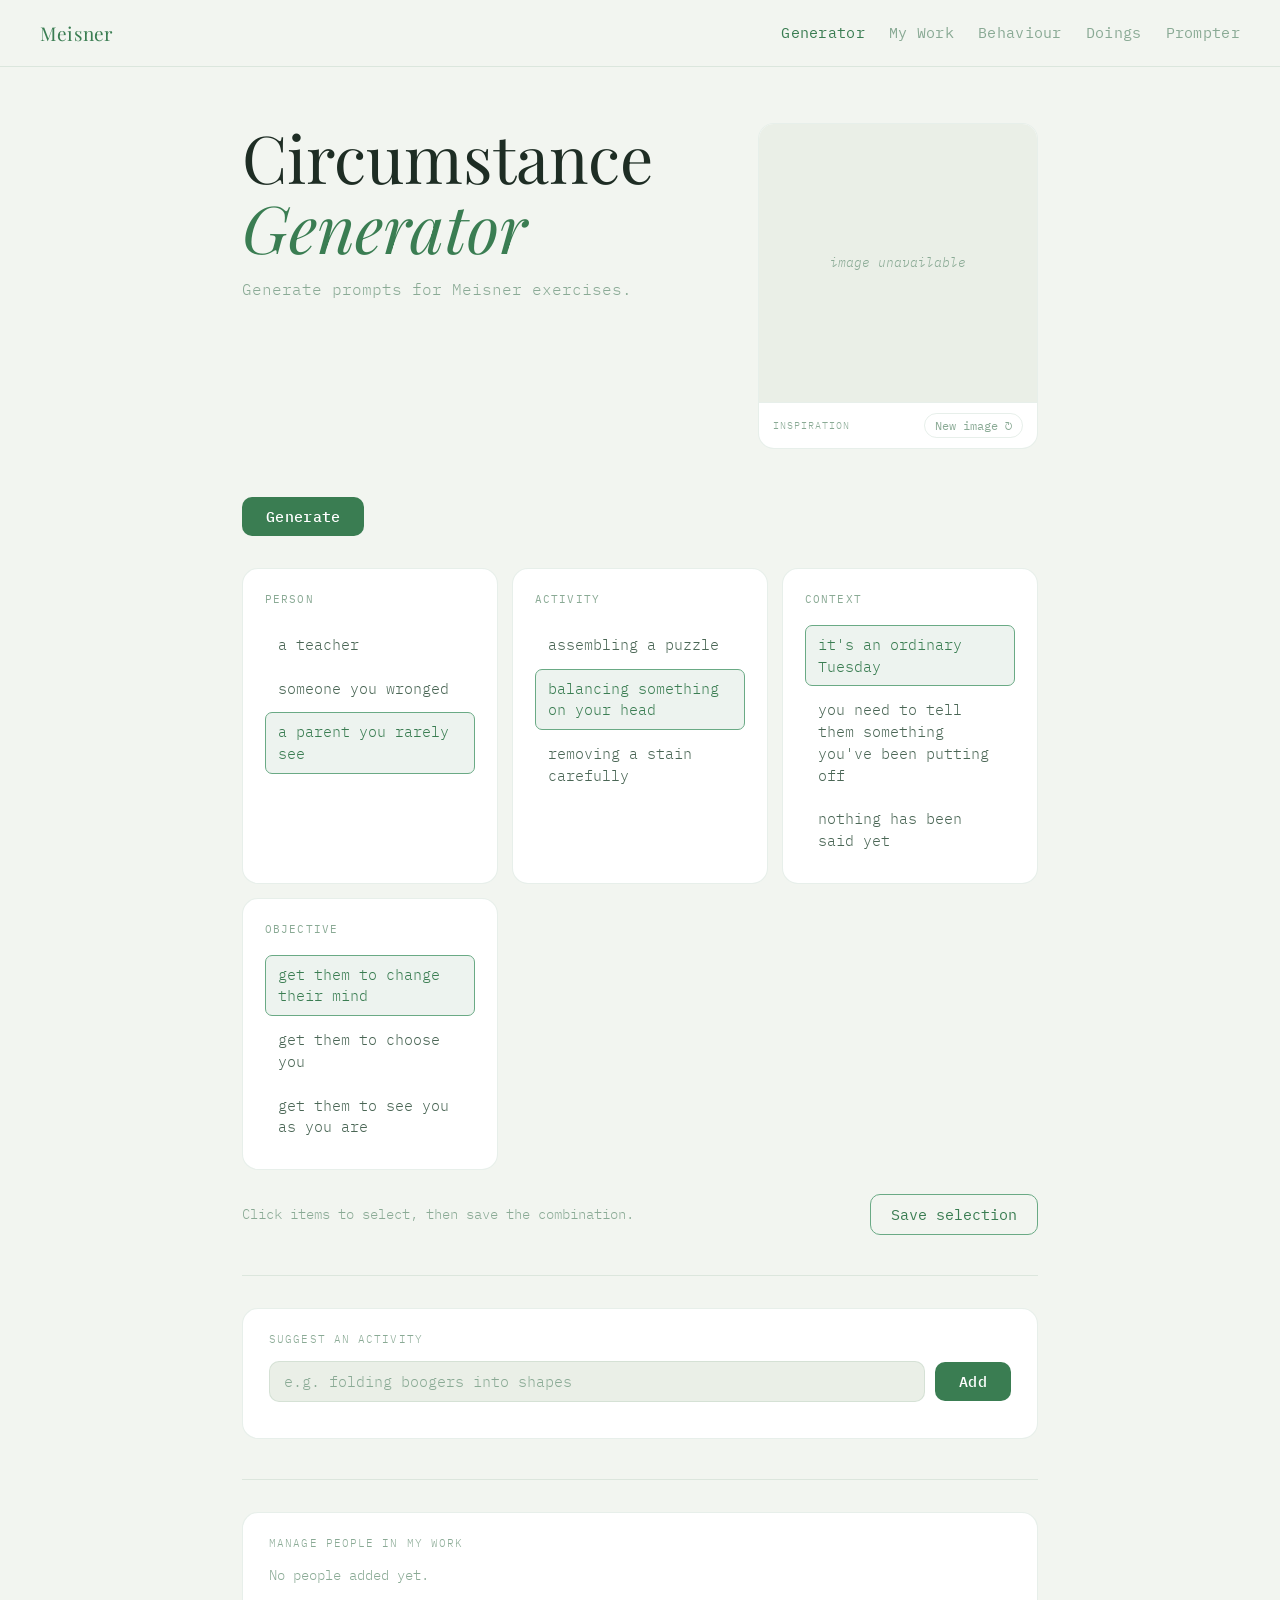
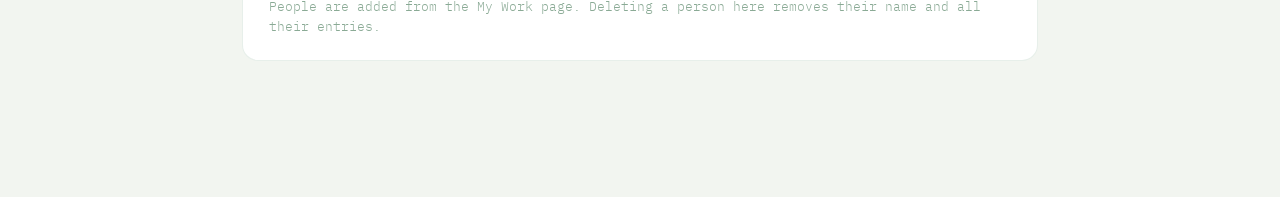
<file: index.html>
<!DOCTYPE html>
<html lang="en">
<head>
  <meta charset="UTF-8">
  <meta name="viewport" content="width=device-width, initial-scale=1.0">
  <link rel="icon" type="image/png" href="yas.png">
  <title>Meisner Generator</title>
  <link rel="preconnect" href="https://fonts.googleapis.com">
  <link href="https://fonts.googleapis.com/css2?family=Playfair+Display:ital,wght@0,400;0,500;1,400;1,500&family=IBM+Plex+Mono:wght@300;400;500&display=swap" rel="stylesheet">
  <link rel="stylesheet" href="style.css">
  <style>
    .hero-row {
      display: grid;
      grid-template-columns: 1fr 280px;
      gap: 24px;
      align-items: start;
      margin-bottom: 48px;
    }
    .hero-left h1 {
      font-family: var(--font-display);
      font-size: clamp(44px, 6.5vw, 66px);
      font-weight: 400;
      line-height: 1.05;
      color: var(--text);
      margin-bottom: 14px;
    }
    .hero-left h1 em { color: var(--green); font-style: italic; }
    .hero-left .subtitle { font-size: 16px; color: var(--text-dim); line-height: 1.7; }
    .inspo-card {
      background: var(--bg-card);
      border: 1px solid var(--border);
      border-radius: var(--radius-lg);
      overflow: hidden;
      width: 100%;
    }
    .inspo-img { width: 100%; aspect-ratio: 1/1; object-fit: cover; display: block; }
    .inspo-loading {
      width: 100%; aspect-ratio: 1/1; background: var(--bg-surface);
      display: flex; align-items: center; justify-content: center;
      font-family: var(--font-mono); font-size: 13px; color: var(--text-dim); font-style: italic;
    }
    .inspo-footer {
      display: flex; align-items: center; justify-content: space-between;
      padding: 10px 14px; border-top: 1px solid var(--border);
    }
    .inspo-label { font-size: 10px; letter-spacing: 0.1em; text-transform: uppercase; color: var(--text-dim); }
    .inspo-btn {
      font-family: var(--font-mono); font-size: 12px; color: var(--text-dim);
      background: transparent; border: 1px solid var(--border); padding: 4px 10px;
      border-radius: 100px; cursor: pointer; transition: color 0.2s, border-color 0.2s;
    }
    .inspo-btn:hover { color: var(--green); border-color: var(--green-dim); }
    .person-delete-btn {
      font-family: var(--font-mono); font-size: 11px; color: var(--text-dim);
      background: transparent; border: none; cursor: pointer; padding: 0 0 0 4px; transition: color 0.2s;
    }
    .person-delete-btn:hover { color: #c0392b; }
    @media (max-width: 600px) { .hero-row { grid-template-columns: 1fr; } }
  </style>
</head>
<body>
<nav>
  <span class="nav-title">Meisner</span>
  <div class="nav-links">
    <a href="index.html" class="active">Generator</a>
    <a href="log.html">My Work</a>
    <a href="words.html">Behaviour</a>
    <a href="doings.html">Doings</a>
    <a href="prompt.html">Prompter</a>
  </div>
</nav>

<main>
  <div class="hero-row">
    <div class="hero-left">
      <h1>Circumstance<br><em>Generator</em></h1>
      <p class="subtitle">Generate prompts for Meisner exercises.</p>
    </div>
    <div class="inspo-card" id="inspo-card">
      <div class="inspo-loading" id="inspo-loading">loading...</div>
      <div class="inspo-footer">
        <span class="inspo-label">Inspiration</span>
        <button class="inspo-btn" onclick="loadImage()">New image ↻</button>
      </div>
    </div>
  </div>

  <div class="controls-bar">
    <button class="btn-generate" onclick="generate()">Generate</button>
  </div>

  <div id="sections-grid" class="sections-grid"></div>

  <div class="save-selection-bar" id="save-bar" style="display:none;">
    <span class="save-selection-hint">Click items to select, then save the combination.</span>
    <button class="btn-secondary" onclick="saveSelection()">Save selection</button>
  </div>

  <hr class="section-divider" id="coll-divider" style="display:none;">
  <div id="coll-section" style="display:none;">
    <h2 class="section-heading">Saved collections</h2>
    <div id="collections-list"></div>
  </div>

  <hr class="section-divider">

  <div class="suggest-block">
    <span class="suggest-label">Suggest an activity</span>
    <div class="suggest-row">
      <input type="text" id="suggest-input" placeholder="e.g. folding boogers into shapes" maxlength="120">
      <button class="btn-generate" onclick="addActivity()">Add</button>
    </div>
    <div class="custom-activities-list" id="custom-list"></div>
  </div>

  <hr class="section-divider">

  <div class="suggest-block">
    <span class="suggest-label">Manage people in My Work</span>
    <div id="people-list" style="display:flex;flex-wrap:wrap;gap:8px;margin-top:4px;"></div>
    <p style="font-size:13px;color:var(--text-dim);margin-top:10px;line-height:1.6;">People are added from the My Work page. Deleting a person here removes their name and all their entries.</p>
  </div>

  <div id="toast" class="toast"></div>
</main>

<script src="db.js"></script>
<script>
function loadImage() {
  const card = document.getElementById("inspo-card");
  const loading = document.getElementById("inspo-loading");
  const existing = card.querySelector(".inspo-img");
  if (existing) existing.remove();
  loading.style.display = "flex";
  loading.textContent = "loading...";
  const img = document.createElement("img");
  img.className = "inspo-img";
  img.alt = "";
  img.onload = () => { loading.style.display = "none"; card.insertBefore(img, card.querySelector(".inspo-footer")); };
  img.onerror = () => { loading.textContent = "image unavailable"; };
  img.src = `https://picsum.photos/600/600?random=${Math.random()}`;
}

const BASE_POOL = {
  person: [
    "a flatmate","a workmate","a sibling","a neighbour","your mum","your dad","a close friend","a cousin",
    "your housemate","a classmate","a childhood friend","your younger brother","your older sister",
    "an ex","a mentor","a boss","a teacher","an old friend you've lost touch with","a parent you rarely see",
    "your best friend","a colleague you admire","someone you used to be close to",
    "someone you're in love with","a parent who let you down","a friend who betrayed you",
    "someone who is dying","a stranger who knows your secret","your estranged sister",
    "your father after years apart","someone you wronged"
  ],
  activity: [
    "peeling a label off cleanly","sorting tiny beads into colours","copying a drawing exactly",
    "tracing a complex design","wrapping multiple small objects carefully","organising small items into order",
    "untangling jewellery","copying a handwritten letter neatly","assembling a puzzle",
    "building a small model piece","threading beads onto a bracelet","making a rainbow loom bracelet",
    "cutting shapes out precisely and glueing them onto something","decorating something neatly",
    "following a set of written instructions exactly","learning a rhythmic clapping pattern",
    "painting paint by number","learning to macrame",
    "cutting out letters from magazine clippings and arranging them into a message",
    "repairing a broken bracelet","sewing buttons back onto fabric","fixing a torn piece of fabric",
    "unpicking stitches without damaging fabric","removing a stain carefully",
    "memorising something word for word","trying to crack a combination lock",
    "practising a speech out loud","copying something with perfect accuracy",
    "assembling something with very small pieces","solving a Rubik's cube",
    "braiding something evenly and tightly","measuring and marking something precisely",
    "knitting or crocheting something complex","learning line dancing",
    "learning a NFL cheer routine","holding a yoga pose",
    "balancing something on your head","juggling a ball on foot"
  ],
  context: [
    "you haven't seen each other in a few weeks","you're both tired","you're running late",
    "it's an ordinary Tuesday","nothing has been said yet","you've just arrived","they didn't expect you",
    "you need to tell them something you've been putting off","you just found out something that changes things",
    "they don't know you're leaving soon","something happened that you can't mention","you've been avoiding them",
    "they're about to make a decision that affects you","you may not see them again",
    "you've just received news you haven't processed","you've been keeping something from them for months",
    "you said something last week you can't take back","they called you and you nearly didn't answer"
  ],
  objective: [
    "get them to stay a little longer","get them to laugh","get them to stop worrying about you",
    "get them to agree with you","get them to leave you alone","get them to notice you",
    "get them to hear you properly","get them to change their mind","get them to admit something",
    "get them to take care of themselves","get them to trust you again","get them to open up",
    "get them to forgive you","get them to choose you","get them to stay",
    "get them to understand what you can't say out loud","get them to see you as you are",
    "get them to let you go"
  ]
};

const SECTION_ORDER = ["person","activity","context","objective"];
const SECTION_LABELS = { person:"Person", activity:"Activity", context:"Context", objective:"Objective" };
let selected = {};
let customActivities = [];

function getPool(s) {
  return s === "activity" ? [...BASE_POOL.activity, ...customActivities] : BASE_POOL[s];
}
function pickRandom(arr, n) { return [...arr].sort(() => Math.random() - 0.5).slice(0, n); }

async function addActivity() {
  const input = document.getElementById("suggest-input");
  const val = input.value.trim();
  if (!val) return;
  if (customActivities.includes(val) || BASE_POOL.activity.includes(val)) { showToast("Already in the list"); return; }
  customActivities.push(val);
  await saveCustomActivities(customActivities);
  input.value = "";
  renderCustomList();
  showToast("Activity added");
}

document.getElementById("suggest-input").addEventListener("keydown", e => { if (e.key === "Enter") addActivity(); });

async function removeCustomActivity(val) {
  customActivities = customActivities.filter(a => a !== val);
  await saveCustomActivities(customActivities);
  renderCustomList();
}

function renderCustomList() {
  const el = document.getElementById("custom-list");
  el.innerHTML = "";
  customActivities.forEach(a => {
    const chip = document.createElement("span");
    chip.className = "custom-chip";
    chip.innerHTML = `${a}<button class="custom-chip-remove" title="Remove">×</button>`;
    chip.querySelector("button").addEventListener("click", () => removeCustomActivity(a));
    el.appendChild(chip);
  });
}

async function renderPeopleList() {
  const d = await getLogData();
  const el = document.getElementById("people-list");
  el.innerHTML = "";
  if (!d.persons.length) {
    el.innerHTML = '<span style="font-size:14px;color:var(--text-dim);">No people added yet.</span>';
    return;
  }
  d.persons.forEach(name => {
    const chip = document.createElement("span");
    chip.className = "custom-chip";
    chip.style.background = "var(--bg-surface)";
    const nameSpan = document.createElement("span");
    nameSpan.textContent = name;
    const delBtn = document.createElement("button");
    delBtn.className = "custom-chip-remove person-delete-btn";
    delBtn.title = "Delete person and all their entries";
    delBtn.textContent = "×";
    delBtn.addEventListener("click", async () => {
      if (!confirm(`Delete "${name}" and all their log entries? This cannot be undone.`)) return;
      const fresh = await getLogData();
      fresh.persons = fresh.persons.filter(p => p !== name);
      delete fresh.entries[name];
      delete fresh.rep[name];
      await saveLogData(fresh);
      renderPeopleList();
      showToast(`${name} deleted`);
    });
    chip.appendChild(nameSpan);
    chip.appendChild(delBtn);
    el.appendChild(chip);
  });
}

function generate() {
  selected = {};
  document.getElementById("save-bar").style.display = "none";
  const grid = document.getElementById("sections-grid");
  grid.innerHTML = SECTION_ORDER.map(s =>
    `<div class="section-card"><div class="section-label">${SECTION_LABELS[s]}</div><div class="item-list" id="list-${s}"></div></div>`
  ).join("");
  SECTION_ORDER.forEach(s => {
    const pool = getPool(s);
    const picks = pickRandom(pool, 3);
    const hi = Math.floor(Math.random() * 3);
    const listEl = document.getElementById("list-" + s);
    picks.forEach((text, i) => {
      const div = document.createElement("div");
      div.className = "item" + (i === hi ? " active" : "");
      div.textContent = text;
      if (i === hi) selected[s] = text;
      div.addEventListener("click", () => {
        listEl.querySelectorAll(".item").forEach(el => el.classList.remove("active"));
        div.classList.add("active");
        selected[s] = text;
        document.getElementById("save-bar").style.display = "flex";
      });
      listEl.appendChild(div);
    });
  });
  document.getElementById("save-bar").style.display = "flex";
}

async function saveSelection() {
  if (!Object.keys(selected).length) return;
  const collections = await getCollections();
  collections.unshift({
    id: Date.now(),
    date: new Date().toLocaleDateString("en-AU", { day:"numeric", month:"short", year:"numeric" }),
    ...selected
  });
  await saveCollections(collections);
  renderCollections();
  showToast("Collection saved");
}

async function deleteCollection(id) {
  let c = await getCollections();
  c = c.filter(x => x.id !== id);
  await saveCollections(c);
  renderCollections();
}

async function renderCollections() {
  const collections = await getCollections();
  const sec = document.getElementById("coll-section");
  const divider = document.getElementById("coll-divider");
  const list = document.getElementById("collections-list");
  sec.style.display = collections.length ? "block" : "none";
  divider.style.display = collections.length ? "block" : "none";
  list.innerHTML = collections.map(c => `
    <div class="collection-card">
      <div class="collection-meta">
        <span class="collection-date">${c.date}</span>
        <button class="collection-delete" onclick="deleteCollection(${c.id})">×</button>
      </div>
      <div class="collection-rows">
        ${SECTION_ORDER.filter(s => c[s]).map(s =>
          `<div class="coll-cell"><span class="coll-key">${SECTION_LABELS[s]}</span><span class="coll-val">${c[s]}</span></div>`
        ).join("")}
      </div>
    </div>`).join("");
}

function showToast(msg) {
  const t = document.getElementById("toast");
  t.textContent = msg;
  t.classList.add("show");
  setTimeout(() => t.classList.remove("show"), 2200);
}

async function init() {
  customActivities = await getCustomActivities();
  renderCustomList();
  renderPeopleList();
  renderCollections();
  generate();
  loadImage();
}

init();
</script>
</body>
</html>
</file>
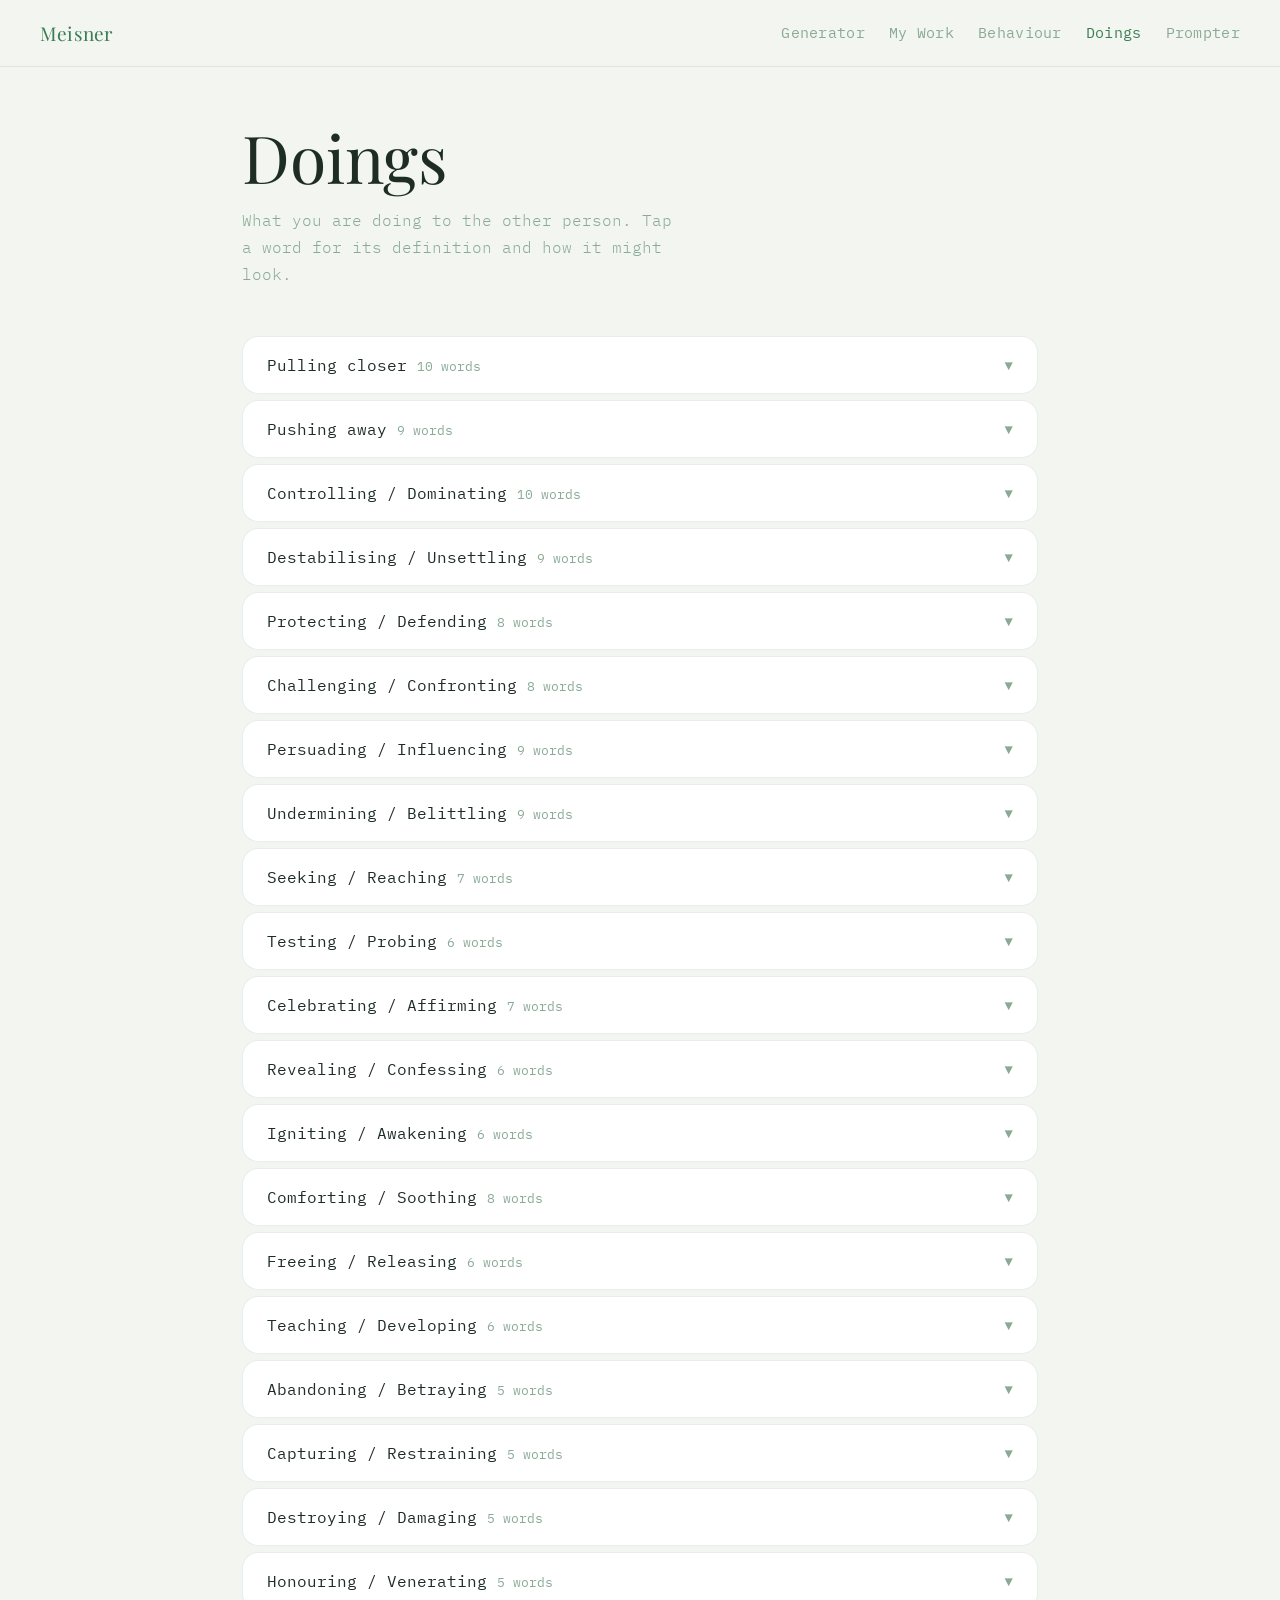
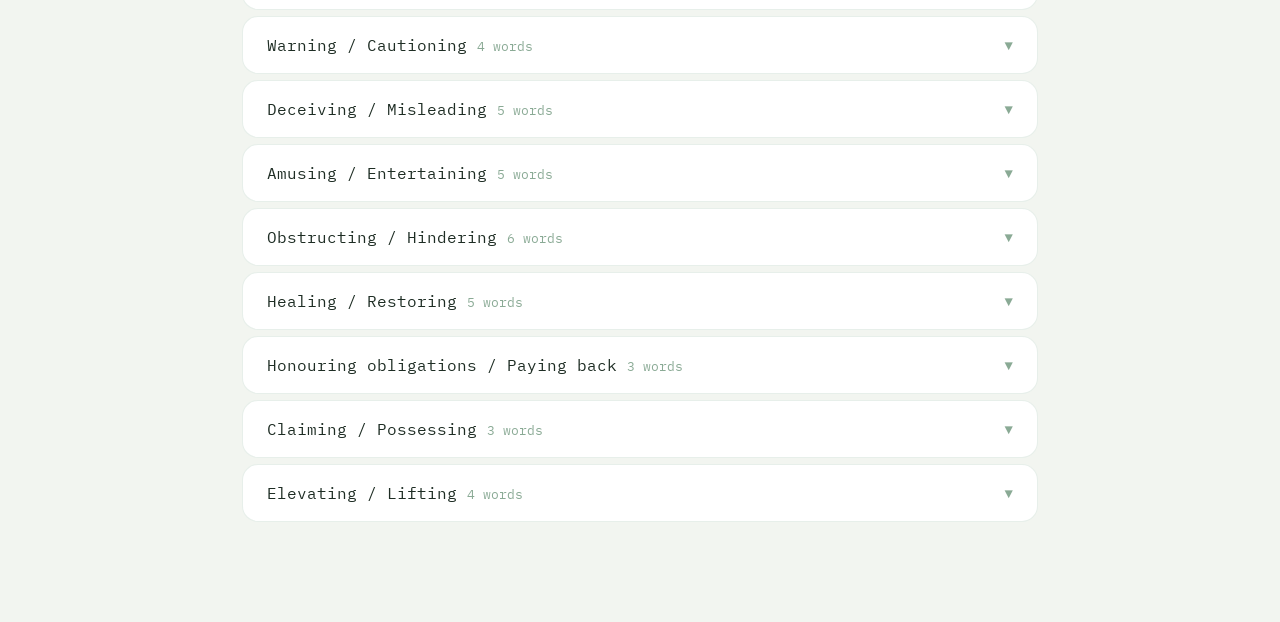
<file: doings.html>
<!DOCTYPE html>
<html lang="en">
<head>
  <meta charset="UTF-8">
  <meta name="viewport" content="width=device-width, initial-scale=1.0">
  <link rel="icon" type="image/jpg" href="4cd2179fd20a68ca62ccba2744e855c8 2.JPG">
  <title>Doings - Meisner</title>
  <link rel="preconnect" href="https://fonts.googleapis.com">
  <link href="https://fonts.googleapis.com/css2?family=Playfair+Display:ital,wght@0,400;0,500;1,400;1,500&family=IBM+Plex+Mono:wght@300;400;500&display=swap" rel="stylesheet">
  <link rel="stylesheet" href="style.css">
  <style>
    .word-synonyms { margin: 10px 0 14px; line-height: 1.7; }
    .syn-label { display: block; font-family: var(--font-mono); font-size: 10px; letter-spacing: 0.1em; text-transform: uppercase; opacity: 0.5; margin-bottom: 4px; }
    .syn-list { font-family: var(--font-mono); font-size: 12px; font-weight: 300; color: var(--text-dim); }
  </style>
</head>
<body>
<nav>
  <span class="nav-title">Meisner</span>
  <div class="nav-links">
    <a href="index.html">Generator</a>
    <a href="log.html">My Work</a>
    <a href="words.html">Behaviour</a>
    <a href="doings.html" class="active">Doings</a>
    <a href="prompt.html">Prompter</a>
  </div>
</nav>

<main>
  <header class="page-header">
    <h1>Doings</h1>
    <p class="subtitle">What you are doing to the other person. Tap a word for its definition and how it might look.</p>
  </header>
  <div class="category-list" id="category-list"></div>
</main>

<script>
const CATEGORIES = [
  { name: "Pulling closer", words: [
    { w: "attract", pos: "v.", def: "To draw by appealing to emotion or interest; to cause to come closer.", synonyms: ["allure","beckon","bewitch","captivate","charm","enchant","endear","engage","engross","enrapture","entice","entrance","fascinate","hold","hypnotise","interest","mesmerise"], behaviours: ["Making yourself interesting or worth looking at","Holding their gaze a beat longer than usual","Smiling in a way that invites rather than performs","Moving into their eyeline deliberately"] },
    { w: "charm", pos: "v.", def: "To delight greatly; to attract or influence as if by a magic spell.", synonyms: ["allure","attract","beguile","captivate","delight","enamour","enchant","endear","entrance","fascinate","hypnotise","inveigle","mesmerise","rivet","spellbind","win"], behaviours: ["Laughing easily and inviting them to join","Finding and affirming something specific about them","Being easy and pleasurable to be around","Making them feel like the most interesting person in the room"] },
    { w: "coax", pos: "v.", def: "To persuade someone gradually or gently; to influence by gentle urging.", synonyms: ["beguile","cajole","entice","flatter","inveigle","lure","persuade","tempt","wheedle"], behaviours: ["Moving slowly toward what you want from them","Keeping your voice low and unthreatening","Waiting out their resistance instead of fighting it","Offering small reassurances as you lead them"] },
    { w: "entice", pos: "v.", def: "To attract by arousing hope or desire; to lure by offering pleasure or advantage.", synonyms: ["allure","attract","bait","beckon","beguile","bewitch","captivate","charm","coax","decoy","hook","inveigle","lure","seduce","snare","tempt","titillate"], behaviours: ["Hinting at something they want without fully revealing it","Making what you're offering seem desirable","Keeping just enough back to keep them interested","Using pleasure or possibility as a pull"] },
    { w: "invite", pos: "v.", def: "To request the presence or participation of; to offer an opening or opportunity.", synonyms: ["attract","beckon","draw","engage","summon","welcome"], behaviours: ["Creating openings in the conversation for them","Making your body language accessible rather than closed","Gesturing toward what you're offering","Welcoming their presence or response"] },
    { w: "seduce", pos: "v.", def: "To lead astray; to persuade into a departure from the expected; to entice away from virtue.", synonyms: ["allure","attract","beguile","bewitch","captivate","charm","coax","decoy","enchant","entice","inveigle","lure","tempt","titillate","win"], behaviours: ["Making your appeal feel irresistible and personal","Moving closer without declaring your intentions","Using warmth and pleasure to disarm resistance","Making them feel the choice is entirely theirs"] },
    { w: "woo", pos: "v.", def: "To seek the affection or favour of; to court; to try to gain the love or approval of someone.", synonyms: ["allure","attract","charm","court","enchant","enamour","entice","fascinate","flatter","lure","seduce","tempt","win"], behaviours: ["Paying close attention to what pleases them","Offering yourself in ways they'll value","Making them feel pursued without being pressured","Bringing effort and care to every interaction"] },
    { w: "beckon", pos: "v.", def: "To summon or signal by a gesture; to appear inviting or promising; to draw toward.", synonyms: ["allure","attract","bid","call","draw","entice","invite","lure","pull","signal","summon"], behaviours: ["Using a look or gesture that makes the invitation clear","Not demanding — making the pull feel like their own choice","Creating a space they can move into","Making yourself the thing worth moving toward"] },
    { w: "captivate", pos: "v.", def: "To attract and hold by charm or excellence; to fascinate irresistibly.", synonyms: ["allure","arrest","attract","beguile","bewitch","bind","catch","charm","delight","enamour","enchant","endear","engage","engross","enrapture","enthral","entrance","fascinate","grip","hypnotise","intrigue","mesmerise","rivet","spellbind","win"], behaviours: ["Holding their complete attention without effort","Making the interaction feel singular and charged","Moving or speaking in a way that makes them want more","Making them forget there was anything else"] },
    { w: "fascinate", pos: "v.", def: "To hold spellbound by an irresistible power; to be compelling and irresistibly interesting.", synonyms: ["absorb","allure","arrest","attract","beguile","bewitch","captivate","charm","delight","enchant","engross","enthral","entrance","grip","hypnotise","intrigue","mesmerise","rivet","spellbind","transfix"], behaviours: ["Presenting yourself or your subject with total belief","Making the other person feel they couldn't look away if they tried","Offering something they haven't seen before","Staying completely present — no flinching"] }
  ]},
  { name: "Pushing away", words: [
    { w: "dismiss", pos: "v.", def: "To treat as unworthy of serious consideration; to send away or refuse to listen to.", synonyms: ["banish","brush off","discard","disregard","eject","exclude","expel","ignore","rebuff","reject","remove","shun","spurn"], behaviours: ["Deflecting what they say with a short response","Moving on quickly","Treating their concern as minor","Offering no real acknowledgement of what they've brought"] },
    { w: "reject", pos: "v.", def: "To refuse to accept or make use of; to rebuff a person making an advance.", synonyms: ["abandon","brush off","decline","desert","discard","dismiss","ditch","drop","forsake","jilt","rebuff","refuse","relinquish","renounce","repudiate","shun","snub","spurn"], behaviours: ["Directly saying no to what they're offering","Pulling back from physical proximity","Making clear that what they've brought is not accepted","Leaving the space they were trying to share"] },
    { w: "withhold", pos: "v.", def: "To refrain from giving or allowing; to hold back something desired or expected.", synonyms: ["conceal","deny","harbour","hide","hold back","keep back","refuse","retain","suppress"], behaviours: ["Pausing before giving information or response","Giving partial answers","Staying quiet when they expect you to speak","Making them work for what you could easily give"] },
    { w: "freeze out", pos: "v.", def: "To exclude from participation by a cold manner; to make unwelcome.", synonyms: ["cold-shoulder","exclude","ignore","ostracise","rebuff","reject","shun"], behaviours: ["Becoming monosyllabic or entirely silent","Not initiating any contact","Responding to their attempts flatly","Making it clear without saying so that they are not welcome"] },
    { w: "cold-shoulder", pos: "v.", def: "To deliberately ignore or exclude someone; to give someone the cold shoulder.", synonyms: ["blank","cut","dismiss","exclude","freeze out","ignore","ostracise","rebuff","reject","shun","snub"], behaviours: ["Turning the body away","Not responding to bids for attention","Maintaining eye contact with anything except them","Treating them as if they're not there"] },
    { w: "shut out", pos: "v.", def: "To keep out or exclude; to prevent from entering or participating; to bar access.", synonyms: ["bar","block","debar","exclude","forbid","obstruct","prevent"], behaviours: ["Becoming impenetrable to their attempts","Refusing to let what they're saying land","Turning away every bid","Keeping something hidden that they want to reach"] },
    { w: "abandon", pos: "v.", def: "To leave completely and finally; to forsake utterly; to desert with no intention of returning.", synonyms: ["desert","discard","ditch","drop","dump","forsake","jilt","leave","reject","relinquish","renounce","shun","snub","surrender"], behaviours: ["Leaving the space they're in without looking back","Withdrawing all attention and care at once","Not responding to their attempts to re-establish contact","Making the break absolute"] },
    { w: "ignore", pos: "v.", def: "To refuse to take notice of; to disregard intentionally; to give no attention to.", synonyms: ["blank","brush off","cut","disregard","exclude","neglect","overlook","rebuff","shun","snub"], behaviours: ["Continuing what you're doing as if they haven't spoken","Letting their words land in silence","Not turning to face them","Making them feel invisible in the space"] },
    { w: "snub", pos: "v.", def: "To rebuke or ignore pointedly and contemptuously; to treat with contemptuous disregard.", synonyms: ["brush off","cold-shoulder","cut","dismiss","ignore","rebuff","reject","slight","spurn"], behaviours: ["Turning away at the moment they expect engagement","Responding with barely a word","Making the slight very deliberate and visible","Not softening it or offering anything to follow"] }
  ]},
  { name: "Controlling / Dominating", words: [
    { w: "command", pos: "v.", def: "To direct authoritatively; to exercise a dominating influence over.", synonyms: ["bid","call","charge","compel","control","dictate","direct","dominate","enforce","govern","guide","instruct","lead","manage","order","oversee","regulate","rule","shepherd","steer"], behaviours: ["Speaking in declarative statements rather than requests","Not waiting for agreement before moving forward","Taking up space physically","Making decisions that include them without asking"] },
    { w: "dominate", pos: "v.", def: "To exert the supreme determining influence over; to prevail over.", synonyms: ["command","control","direct","drive","govern","lead","master","monopolise","oppress","overpower","prevail","rule","subjugate","tyrannise"], behaviours: ["Speaking first and last","Taking up physical space deliberately","Interrupting or overriding","Making your presence the largest thing in the room"] },
    { w: "manipulate", pos: "v.", def: "To control or influence cleverly or unscrupulously; to manage or use skilfully in an unfair way.", synonyms: ["control","exploit","guide","handle","influence","manoeuvre","operate","orchestrate","steer","use","work"], behaviours: ["Framing things to make your preferred outcome seem inevitable","Using their fears or hopes against them","Appearing to give them a choice while guiding only one direction","Rewarding compliance and withdrawing from resistance"] },
    { w: "pressure", pos: "v.", def: "To coerce or persuade by applying moral force; to compel psychologically.", synonyms: ["badger","bludgeon","coerce","compel","constrain","drive","force","goad","impel","nag","oblige","oppress","press","push","squeeze","tyrannise"], behaviours: ["Coming back to the same point repeatedly","Not accepting their resistance as final","Increasing the weight of what you're asking as they resist","Making the cost of not complying feel real"] },
    { w: "steer", pos: "v.", def: "To guide or control the movement or course of; to direct the course of action.", synonyms: ["channel","conduct","control","direct","drive","engineer","guide","lead","manoeuvre","navigate","pilot","shepherd"], behaviours: ["Asking questions that lead toward your destination","Introducing information that shifts their thinking","Subtly redirecting when they go off course","Keeping them moving without showing the map"] },
    { w: "impose", pos: "v.", def: "To establish or apply as compulsory; to force someone to accept or deal with something.", synonyms: ["compel","demand","dictate","enforce","force","levy","oblige","order","press","require"], behaviours: ["Not waiting to be welcomed before entering a conversation or space","Asserting your preferences over theirs","Making your needs the organising principle of the scene","Treating your perspective as correct by default"] },
    { w: "corner", pos: "v.", def: "To force into a position from which escape is difficult; to drive into a trap.", synonyms: ["beleaguer","box in","cage","confine","constrain","entrap","force","hem in","obstruct","trap"], behaviours: ["Closing physical or conversational exits","Pressing a subject they keep trying to leave","Not letting them redirect or deflect","Making the pressure consistent until they stop"] },
    { w: "intimidate", pos: "v.", def: "To make timid or fearful; to compel or deter by threats; to fill with fear.", synonyms: ["browbeat","bully","coerce","cow","daunt","frighten","harass","hector","menace","overawe","scare","terrorise","threaten"], behaviours: ["Moving toward them when the conversation resists you","Lowering your voice to something quiet but serious","Holding the pause past comfort","Making them aware of what you could do"] },
    { w: "subjugate", pos: "v.", def: "To bring under control or dominion; to make subservient; to overpower and bring into submission.", synonyms: ["break","conquer","control","crush","defeat","dominate","enslave","master","oppress","overpower","overwhelm","subdue","suppress","vanquish"], behaviours: ["Making them aware that they are under your authority","Responding to resistance with increased force","Reducing every attempt at independence","Making compliance feel like the only option"] },
    { w: "oppress", pos: "v.", def: "To weigh heavily upon; to overpower or overwhelm; to subject to harsh authority.", synonyms: ["abuse","burden","crush","dominate","enslave","exploit","harass","intimidate","persecute","repress","subjugate","suppress","tyrannise"], behaviours: ["Making your authority felt without ever being challenged","Keeping them under a weight that is always present","Refusing to acknowledge their discomfort","Making their freedom contingent on your approval"] }
  ]},
  { name: "Destabilising / Unsettling", words: [
    { w: "agitate", pos: "v.", def: "To disturb or excite emotionally; to arouse concern or unease; to stir up.", synonyms: ["alarm","annoy","confuse","disturb","excite","fluster","goad","harass","harry","hassle","irk","irritate","nag","needle","perturb","pester","plague","provoke","rattle","rile","ruffle","stir","trouble","unsettle","vex","worry"], behaviours: ["Bringing up things they'd rather leave alone","Moving unpredictably so they can't settle","Keeping the conversation off-balance","Not letting any moment fully land before introducing the next"] },
    { w: "challenge", pos: "v.", def: "To dispute or call into question; to confront or defy boldly.", synonyms: ["combat","contest","dare","defy","dispute","face","fight","question","resist","test"], behaviours: ["Meeting their assertions with questions or resistance","Staying steady even when they push back","Not accepting the premise of what they're offering","Making them defend something they thought was settled"] },
    { w: "provoke", pos: "v.", def: "To incite to anger or resentment; to stir up deliberately; to call forth a reaction.", synonyms: ["agitate","aggravate","anger","annoy","bait","dare","excite","exasperate","goad","incite","inflame","infuriate","irritate","kindle","needle","rile","rouse","stimulate","stir","stoke","taunt","tease","trigger","vex"], behaviours: ["Saying something that you know will get a rise","Pushing into territory they're protective of","Escalating until they break composure","Staying calm yourself while they heat up"] },
    { w: "needle", pos: "v.", def: "To provoke by persistent irritation; to goad repeatedly with petty criticisms.", synonyms: ["aggravate","annoy","bait","badger","goad","harass","hassle","heckle","hound","irk","irritate","nag","pester","prick","prod","provoke","tease","torment","vex"], behaviours: ["Returning to the same sore spot with lightness","Making comments that are technically fine but land badly","Watching for the reaction and doing it again","Keeping it just below the level of obvious attack"] },
    { w: "unsettle", pos: "v.", def: "To disturb the composure or peace of mind of; to displace from a settled condition.", synonyms: ["agitate","alarm","bewilder","confound","confuse","disconcert","disturb","perplex","rattle","rock","shake","startle","trouble","unnerve","upset","worry"], behaviours: ["Raising questions about things they thought were resolved","Behaving unexpectedly","Introducing information that doesn't fit what they thought was true","Making them uncertain about the ground they're standing on"] },
    { w: "destabilise", pos: "v.", def: "To make unstable; to upset the stability of; to throw into disorder or uncertainty.", synonyms: ["confound","derange","dismantle","disorient","disturb","overthrow","rock","shake","subvert","unbalance","undermine","unnerve","unsettle","upset","weaken"], behaviours: ["Pulling the certainty out from under what they've said","Making their foundation feel unreliable","Introducing the unexpected just as they've settled","Making them question what they thought they knew"] },
    { w: "disorient", pos: "v.", def: "To cause to lose one's sense of direction, position, or clarity; to confuse.", synonyms: ["baffle","bewilder","confound","confuse","daze","disconcert","distract","dizzy","flummox","muddle","perplex","unsettle","upset"], behaviours: ["Changing direction mid-conversation without warning","Introducing new information that contradicts what came before","Moving in ways that make it hard to track you","Making the familiar feel suddenly strange"] },
    { w: "embarrass", pos: "v.", def: "To cause to feel self-conscious or ill at ease; to disconcert.", synonyms: ["abash","confound","deflate","disconcert","discomfit","faze","fluster","flummox","humiliate","mortify","shame","unsettle"], behaviours: ["Naming something they'd kept quiet","Pointing to their discomfort without mercy","Putting them in a position where they can't hide","Making their private thing public"] },
    { w: "expose", pos: "v.", def: "To make known; to reveal the guilt or wrongdoing of; to leave without shelter or protection.", synonyms: ["bare","betray","disclose","display","exhibit","reveal","show up","strip","uncover","unmask","unveil"], behaviours: ["Naming what they're actually doing beneath what they're pretending","Bringing forward evidence they can't dispute","Making the thing they're hiding visible to others","Stripping back the performance to what's underneath"] }
  ]},
  { name: "Protecting / Defending", words: [
    { w: "defend", pos: "v.", def: "To protect from harm or danger; to maintain against opposition; to speak or act in support of.", synonyms: ["champion","guard","preserve","protect","reinforce","safeguard","screen","secure","shield","support","uphold"], behaviours: ["Putting yourself between them and threat","Speaking on their behalf","Absorbing impact so they don't have to","Making clear that you will not let what's threatening them through"] },
    { w: "guard", pos: "v.", def: "To protect from harm; to watch over so as to prevent escape, violence, or indiscretion.", synonyms: ["chaperon","conduct","defend","escort","patrol","preserve","protect","safeguard","screen","secure","shelter","shield","watch over"], behaviours: ["Scanning the situation on their behalf","Positioning yourself as a barrier","Staying present even when they don't seem to need it","Intercepting before harm reaches them"] },
    { w: "protect", pos: "v.", def: "To cover or shield from exposure, injury, damage, or destruction; to guard from attack.", synonyms: ["cover","defend","guard","insulate","keep","look after","preserve","safeguard","screen","secure","shelter","shield"], behaviours: ["Stepping in when something threatens","Managing what they're exposed to","Absorbing risk on their behalf","Making yourself a barrier between them and what could hurt them"] },
    { w: "shelter", pos: "v.", def: "To provide cover from something threatening or harmful; to give refuge from danger.", synonyms: ["conceal","cover","defend","guard","harbour","house","protect","screen","shield"], behaviours: ["Creating a physical or emotional cover around them","Keeping harm at a distance before it reaches","Moving so that you are between them and threat","Giving them somewhere to be without cost or condition"] },
    { w: "shield", pos: "v.", def: "To protect with or as if with a shield; to protect from danger or criticism.", synonyms: ["block","conceal","cover","defend","enclose","guard","hide","protect","screen","shelter"], behaviours: ["Standing in front of something they can't see coming","Filtering information that could wound them","Taking the blow yourself","Keeping your body or words between them and threat"] },
    { w: "steady", pos: "v.", def: "To make or keep firm or stable; to calm or stabilise; to support in position.", synonyms: ["anchor","balance","brace","calm","compose","fortify","ground","level","moderate","normalise","regulate","secure","settle","stabilise"], behaviours: ["Moving slowly and calmly around them","Speaking with even, unhurried rhythm","Not reacting to their chaos with your own","Remaining constant when things shift"] },
    { w: "support", pos: "v.", def: "To keep from falling; to maintain by providing what is needed; to endure bravely.", synonyms: ["abet","aid","assist","back","bolster","champion","cultivate","encourage","endorse","foster","further","help","maintain","nourish","nurture","promote","reinforce","second","sponsor","sustain","uphold"], behaviours: ["Staying present without taking over","Offering your steadiness when they're wobbling","Providing what they need to keep going","Not leaving even when it's difficult"] },
    { w: "rescue", pos: "v.", def: "To free from confinement or danger; to save from a harmful situation.", synonyms: ["deliver","disengage","disentangle","extricate","free","liberate","recover","redeem","release","relieve","retrieve","save","unchain"], behaviours: ["Moving toward them when everyone else has backed off","Acting before they have to ask","Removing the thing that's trapping them","Making the relief of being got-to visible in you"] }
  ]},
  { name: "Challenging / Confronting", words: [
    { w: "accuse", pos: "v.", def: "To charge with a fault or offence; to hold responsible.", synonyms: ["arraign","blame","charge","cite","condemn","defame","denounce","expose","impeach","implicate","indict","incriminate","prosecute"], behaviours: ["Stating what you believe they did without softening it","Holding them in eye contact","Not accepting denial as a resolution","Making them respond to something specific"] },
    { w: "confront", pos: "v.", def: "To face especially in challenge; to bring face to face with something that must be dealt with.", synonyms: ["accost","brave","challenge","clash","combat","cross","dispute","face","fight","meet","oppose","resist","stand up to","take on"], behaviours: ["Moving toward the thing, not around it","Not allowing the subject to be changed","Staying in it when they try to exit","Naming what's happening plainly"] },
    { w: "demand", pos: "v.", def: "To ask with authority or urgency; to require as necessary; to call for urgently and firmly.", synonyms: ["call for","claim","command","compel","exact","enforce","force","impose","insist","order","press","require","stipulate"], behaviours: ["Stating what you need with no negotiation built in","Not moving until you get a response","Making the cost of not answering clear","Treating their compliance as non-optional"] },
    { w: "grill", pos: "v.", def: "To question intensely; to subject to severe or prolonged interrogation.", synonyms: ["cross-examine","interrogate","interview","investigate","probe","pump","query","question","quiz","scrutinise"], behaviours: ["Asking follow-up questions to every answer","Pointing to inconsistencies","Not accepting vague responses","Keeping the heat on through sustained attention"] },
    { w: "press", pos: "v.", def: "To exert pressure on; to urge someone insistently; to pursue with earnest insistence.", synonyms: ["beleaguer","compel","constrain","drive","enforce","exert","force","impel","insist","pester","push","squeeze","urge"], behaviours: ["Returning to the point when they deflect","Increasing the urgency over time","Not accepting the first answer as sufficient","Making it clear that you're not done"] },
    { w: "probe", pos: "v.", def: "To investigate thoroughly; to examine with searching questions; to search into with a view to discovery.", synonyms: ["cross-examine","grill","interrogate","investigate","plumb","pump","query","question","quiz","research","scrutinise","study"], behaviours: ["Asking questions from different angles","Watching reactions as much as words","Moving slowly into sensitive territory","Following threads the other person seems reluctant to pull"] },
    { w: "interrogate", pos: "v.", def: "To question closely and formally; to examine by asking a series of questions.", synonyms: ["catechise","cross-examine","grill","investigate","probe","pump","query","question","quiz"], behaviours: ["Moving through questions without pause","Treating every answer as provisional","Making it clear that you will reach the truth","Staying completely still while they talk"] },
    { w: "challenge", pos: "v.", def: "To dispute or call into question; to dare to undertake or prove something.", synonyms: ["combat","contest","dare","defy","dispute","face","fight","oppose","question","resist","test"], behaviours: ["Looking them in the eye and not backing down","Making the disagreement direct and plain","Holding your ground even when they push back","Refusing to let the easy version stand"] }
  ]},
  { name: "Persuading / Influencing", words: [
    { w: "appeal", pos: "v.", def: "To make an earnest request; to arouse a sympathetic response; to call on another for support.", synonyms: ["beg","beseech","call upon","entreat","implore","invoke","petition","plead","press","request","solicit","supplicate"], behaviours: ["Invoking what they care about as a reason","Making your need visible and specific","Connecting your request to something they believe in","Asking from genuine need rather than demand"] },
    { w: "cajole", pos: "v.", def: "To persuade by flattery or wheedling; to coax; to deceive with soothing words.", synonyms: ["beguile","butter up","charm","coax","compliment","court","entice","flatter","inveigle","lure","wheedle"], behaviours: ["Being charming and light rather than serious","Complimenting them into cooperation","Making the thing seem fun or easy","Keeping pressure but keeping it enjoyable"] },
    { w: "convince", pos: "v.", def: "To bring by argument to belief or a course of action; to persuade by argument or evidence.", synonyms: ["assure","bring around","convert","move","persuade","prevail upon","satisfy","sway","win over"], behaviours: ["Making your case clearly and specifically","Addressing their objections","Providing evidence or logic","Staying patient enough to let the argument land"] },
    { w: "encourage", pos: "v.", def: "To inspire with courage, spirit, or hope; to spur on; to give help or patronage to.", synonyms: ["abet","aid","animate","applaud","assist","back","boost","champion","cheer","cultivate","embolden","endorse","enliven","excite","fire","fortify","galvanise","gladden","hearten","help","inspire","invigorate","jolly","lift","motivate","nourish","nurture","praise","promote","rally","reassure","reinforce","spur","strengthen","sustain","uplift","urge"], behaviours: ["Naming what's possible for them","Expressing belief in their ability","Staying present and warm as they attempt something difficult","Responding to their progress positively"] },
    { w: "inspire", pos: "v.", def: "To influence, move, or guide; to exert an animating, enlivening influence on.", synonyms: ["activate","animate","arouse","awaken","brighten","drive","electrify","elate","embolden","energise","enliven","enthuse","excite","exhilarate","fire","galvanise","hearten","ignite","impel","inflame","inspirit","invigorate","kindle","light","motivate","move","provoke","quicken","rouse","spark","spur","stimulate","stir","stoke","strengthen","thrill","trigger","uplift","vitalise"], behaviours: ["Speaking from genuine belief","Making what you're describing feel real and achievable","Letting your own feeling show so it becomes contagious","Connecting the immediate to something bigger"] },
    { w: "urge", pos: "v.", def: "To advocate or demand with earnestness; to try to persuade; to push forward by compelling force.", synonyms: ["advocate","animate","champion","compel","drive","encourage","enforce","exhort","force","goad","impel","incite","induce","inspire","instigate","motivate","persuade","prod","promote","push","quicken","rally","rouse","spur","stimulate","stir","trigger"], behaviours: ["Coming forward with energy toward what you want","Making the stakes of not doing it visible","Repeating the request with increasing feeling","Letting your need or belief show"] },
    { w: "nudge", pos: "v.", def: "To push gently; to prod so as to seek attention; to encourage forward movement by small pressure.", synonyms: ["elbow","jab","jog","poke","prod","propel","prompt","push","shove","stimulate","stir"], behaviours: ["Mentioning the thing lightly and leaving space","Making the option available without requiring them to take it","Small movements in the preferred direction","Making them feel the idea was almost their own"] },
    { w: "persuade", pos: "v.", def: "To prevail on someone to do something through reason or argument; to induce by means of evidence.", synonyms: ["assure","coax","convince","encourage","entice","induce","influence","inveigle","move","prevail upon","satisfy","sway","tempt","win over"], behaviours: ["Laying out the full picture with care","Addressing their resistance directly","Not giving up at the first no","Making it feel like their own decision to come around"] },
    { w: "influence", pos: "v.", def: "To have an effect on the character, development, or behaviour of; to affect or alter indirectly.", synonyms: ["affect","bias","change","control","direct","guide","impel","impress","incline","induce","inspire","motivate","move","persuade","predispose","prompt","shape","sway"], behaviours: ["Introducing thoughts or feelings that gradually shift them","Being present in a way that shapes how they behave","Making your perspective available without forcing it","Letting what you carry land without insistence"] }
  ]},
  { name: "Undermining / Belittling", words: [
    { w: "belittle", pos: "v.", def: "To speak slightingly of; to cause to seem less impressive or important.", synonyms: ["cheapen","criticise","deride","diminish","dismiss","disparage","denigrate","detract","discredit","humiliate","knock","minimise","mock","put down","ridicule","scorn","slight","sneer","undermine"], behaviours: ["Treating their contribution as trivial","Comparing them unfavourably to others","Responding with brief, dismissive energy","Not giving them the dignity of a full response"] },
    { w: "condescend", pos: "v.", def: "To behave in a way that shows one feels superior; to assume an air of superiority.", synonyms: ["deign","look down on","patronise","stoop","talk down to"], behaviours: ["Over-explaining things they clearly know","Responding with a patience that implies they're slow","Using tone that treats them as a lesser","Assuming they need guidance they didn't ask for"] },
    { w: "criticise", pos: "v.", def: "To judge the merits and faults of; to point out or discuss the faults of; to find fault with.", synonyms: ["analyse","attack","blame","castigate","censure","chide","condemn","decry","denounce","disparage","find fault","lambast","lecture","rebuke","reprimand","reprove","scold","slam"], behaviours: ["Identifying the specific failure directly","Not mitigating it with compliment","Pointing to the gap between what was done and what should have been done","Making it clear you're not satisfied"] },
    { w: "diminish", pos: "v.", def: "To make or cause to seem less; to reduce in scope, power, or value; to belittle.", synonyms: ["belittle","cheapen","debase","degrade","depreciate","lessen","lower","minimise","reduce","trivialise","undervalue","weaken"], behaviours: ["Treating their big thing as a small thing","Responding briefly when they've brought something large","Not matching their emotional register","Making what mattered to them not matter"] },
    { w: "mock", pos: "v.", def: "To treat with contempt or ridicule; to imitate in derision; to make fun of.", synonyms: ["ape","caricature","deride","imitate","impersonate","jeer","lampoon","mimic","parody","ridicule","satirise","scoff","send up","sneer","taunt"], behaviours: ["Repeating what they've said in a way that makes it absurd","Using tone to undermine the sincerity of what they've offered","Laughing at rather than with","Making their earnestness feel foolish"] },
    { w: "undermine", pos: "v.", def: "To subvert or weaken insidiously or secretly; to erode the base or foundation of.", synonyms: ["corrode","damage","debilitate","deplete","disable","erode","impair","sabotage","sap","subvert","weaken"], behaviours: ["Raising doubts about their ability or judgement","Questioning their decisions in front of others","Introducing small inconsistencies into their account of themselves","Withdrawing support at the moment they need it"] },
    { w: "humiliate", pos: "v.", def: "To cause to feel shame and loss of dignity; to lower the pride or self-respect of.", synonyms: ["abase","abash","belittle","crush","debase","degrade","demean","disgrace","dishonour","embarrass","humble","lower","mortify","shame"], behaviours: ["Pointing to their failure or inadequacy directly","Refusing to let them recover or save face","Making an example of them","Treating their vulnerability as something to use against them"] },
    { w: "shame", pos: "v.", def: "To cause to feel shame; to bring disgrace upon; to cause to feel dishonour or humiliation.", synonyms: ["abase","abash","belittle","crush","debase","degrade","demean","disgrace","dishonour","embarrass","humble","humiliate","lower","mortify"], behaviours: ["Naming what they did in clear moral terms","Refusing to let them minimise it","Holding them in the discomfort of having been seen doing wrong","Invoking what others would think"] },
    { w: "invalidate", pos: "v.", def: "To render of no effect; to make void; to make someone feel their feelings are worthless.", synonyms: ["contradict","deny","disprove","discredit","dispute","negate","nullify","override","refute","reject"], behaviours: ["Disputing the factual basis of their feeling","Pointing to why they shouldn't feel what they feel","Not acknowledging their experience as real","Replacing their account of events with your own"] }
  ]},
  { name: "Seeking / Reaching", words: [
    { w: "beg", pos: "v.", def: "To ask for as a charity; to entreat or supplicate; to ask earnestly or humbly.", synonyms: ["appeal","beseech","entreat","implore","petition","plead","pray","request","solicit","supplicate"], behaviours: ["Reducing yourself physically or verbally","Repeating the request with increasing desperation","Making the extent of your need visible","Staying in the ask past when it's comfortable"] },
    { w: "implore", pos: "v.", def: "To call upon in supplication; to beg urgently or piteously for; to beseech.", synonyms: ["appeal","beg","beseech","call upon","entreat","petition","plead","press","solicit","supplicate"], behaviours: ["Speaking with genuine feeling and need","Making eye contact that asks for connection","Not letting them off the hook with a partial response","Making your need impossible to look away from"] },
    { w: "plead", pos: "v.", def: "To appeal earnestly; to argue in favour of a claim; to entreat or appeal in an emotional manner.", synonyms: ["appeal","beg","beseech","entreat","implore","petition","solicit","supplicate"], behaviours: ["Lowering your guard entirely","Letting the need show without filter","Coming back to it even when they resist","Making your case from the heart, not the head"] },
    { w: "cling", pos: "v.", def: "To hold on tightly; to remain close; to resist separation or parting.", synonyms: ["adhere","clasp","cleave","embrace","grasp","grip","hold","hug","latch","stick"], behaviours: ["Moving toward them when they move away","Keeping contact when they're trying to exit","Refusing to acknowledge that they might not want you here","Making their presence feel essential"] },
    { w: "reach for", pos: "v.", def: "To stretch out toward; to extend toward; to make an attempt at contact or connection.", synonyms: ["extend","grasp","grope for","lunge","strive for","stretch","try for"], behaviours: ["Moving toward them physically or conversationally","Making a bid for connection even when the response is uncertain","Extending something without knowing if they'll take it","Bridging the gap between you, at some risk"] },
    { w: "pursue", pos: "v.", def: "To follow in order to overtake, capture, or attain; to seek to gain or accomplish.", synonyms: ["chase","court","follow","hound","hunt","seek","shadow","stalk","tail","track","trail","woo"], behaviours: ["Making your want for them clear through consistent movement toward them","Not stopping when they pull back","Tracking where they are and what they need","Staying present in their awareness even when apart"] },
    { w: "lure", pos: "v.", def: "To tempt or entice by arousing desire; to draw by offering pleasure or advantage.", synonyms: ["allure","attract","bait","beckon","beguile","bewitch","captivate","charm","coax","decoy","entice","hook","inveigle","seduce","snare","tempt"], behaviours: ["Making what you're offering feel desirable and just out of reach","Drawing them toward something without naming it","Using pleasure or possibility as a direction","Making them feel the movement toward you is their own choice"] }
  ]},
  { name: "Testing / Probing", words: [
    { w: "bait", pos: "v.", def: "To lure or entice; to set a trap for; to harass or torment in order to provoke a reaction.", synonyms: ["allure","attract","decoy","entice","entrap","hook","inveigle","lure","seduce","snare","tempt","trap"], behaviours: ["Saying something provocative and waiting to see what it catches","Making a statement that invites them to expose themselves","Watching carefully for their response rather than their words","Introducing something designed to get a rise"] },
    { w: "dare", pos: "v.", def: "To challenge to do something difficult or dangerous; to defy; to confront boldly.", synonyms: ["brave","challenge","confront","defy","provoke","taunt"], behaviours: ["Making the challenge clear and the stakes personal","Watching to see if they'll take it","Implying doubt about their willingness or ability","Making refusal cost them something"] },
    { w: "test", pos: "v.", def: "To put to proof; to try out; to subject to conditions that reveal the nature or quality of.", synonyms: ["analyse","appraise","assess","audit","check","evaluate","examine","gauge","inspect","judge","measure","monitor","rate","review","try","vet"], behaviours: ["Creating conditions that will reveal them","Observing their response more than engaging with it","Not giving them everything they need to see what they do with the gap","Waiting to see what they choose"] },
    { w: "fish for", pos: "v.", def: "To seek to obtain by indirect means; to try to get a desired response through roundabout questioning.", synonyms: ["angle for","dig for","ferret out","hunt for","search for","seek"], behaviours: ["Steering conversation toward the thing you want them to say","Leaving silences that invite the response","Half-saying things and waiting for them to complete","Hinting until they pick it up"] },
    { w: "assess", pos: "v.", def: "To evaluate or estimate the nature, ability, or quality of; to judge the value of.", synonyms: ["analyse","appraise","audition","calculate","consider","criticise","estimate","evaluate","examine","gauge","inspect","judge","measure","rate","review","scrutinise","study","test","try","value","vet","weigh"], behaviours: ["Watching carefully before responding","Asking the question that gets beneath the obvious","Not committing to a view until you've seen enough","Making your attention feel like both a gift and an examination"] },
    { w: "scrutinise", pos: "v.", def: "To examine or inspect closely and thoroughly; to look at critically or searchingly.", synonyms: ["analyse","check","examine","explore","inspect","investigate","observe","peruse","probe","research","review","search","study","survey","watch"], behaviours: ["Making your attention pointed and unhurried","Letting them feel the weight of your watching","Not looking away when they'd prefer you to","Taking in every small thing without reaction"] }
  ]},
  { name: "Celebrating / Affirming", words: [
    { w: "affirm", pos: "v.", def: "To validate or confirm; to assert positively; to make firm or strengthen.", synonyms: ["assert","attest","avow","certify","confirm","corroborate","declare","endorse","establish","maintain","proclaim","ratify","support","uphold","verify"], behaviours: ["Naming specifically what is good or right about them","Receiving what they offer with full attention","Reflecting back to them what you see","Making them feel that what they've brought is enough"] },
    { w: "celebrate", pos: "v.", def: "To do something special to mark an occasion; to honour or praise publicly; to rejoice over.", synonyms: ["acclaim","applaud","cheer","commemorate","commend","exalt","glorify","honour","hail","laud","mark","praise","proclaim","salute","toast"], behaviours: ["Responding with genuine, uncontained pleasure","Making them feel the size of what they've done","Bringing energy and warmth to the recognition","Letting the moment be marked rather than moving on quickly"] },
    { w: "champion", pos: "v.", def: "To act as a champion of; to support or defend; to fight for or advocate on behalf of.", synonyms: ["advocate","back","boost","commend","defend","encourage","endorse","espouse","fight for","favour","forward","further","patronise","promote","push","recommend","second","sponsor","support","uphold","warrant"], behaviours: ["Putting your name behind theirs","Standing up for them in their presence or absence","Making their case to others","Taking on the work of promoting them without being asked"] },
    { w: "praise", pos: "v.", def: "To express a favourable judgement of; to glorify by the attribution of perfections; to commend.", synonyms: ["acclaim","adulate","applaud","cheer","commend","compliment","congratulate","endorse","exalt","flatter","glorify","hail","honour","idolise","laud","proclaim","revere","salute","toast","trumpet","worship"], behaviours: ["Naming the thing specifically rather than vaguely","Letting the praise land before moving on","Not immediately following it with a qualifier","Making them feel genuinely seen for what they've done"] },
    { w: "validate", pos: "v.", def: "To recognise or affirm the worth or legitimacy of; to corroborate or confirm; to make valid.", synonyms: ["affirm","approve","authorise","back","certify","champion","confirm","endorse","favour","ratify","recommend","sanction","support"], behaviours: ["Acknowledging their experience without correcting it","Not trying to fix or redirect the feeling","Confirming the reality of what they've described","Making them feel that their internal experience makes sense"] },
    { w: "glorify", pos: "v.", def: "To make glorious by bestowing honour; to represent as admirable; to exalt to celestial glory.", synonyms: ["acclaim","adore","adulate","celebrate","crown","deify","dignify","elevate","emblazon","ennoble","exalt","hail","honour","idolise","laud","praise","proclaim","raise","revere","worship"], behaviours: ["Elevating them above the ordinary in how you speak about or to them","Making their actions feel significant and worthy","Treating what they've done as something to be remembered","Making them feel they are more than they perhaps believed"] },
    { w: "honour", pos: "v.", def: "To regard or treat with high respect; to show marked deference to; to hold in great esteem.", synonyms: ["acclaim","adore","adulate","celebrate","cherish","commend","crown","deify","dignify","elevate","enshrine","exalt","glorify","hail","idolise","laud","praise","prize","respect","revere","salute","treasure","venerate","worship"], behaviours: ["Giving them your full attention without distraction","Treating their presence as significant","Speaking about them or to them with care and weight","Making them feel the measure of your regard"] }
  ]},
  { name: "Revealing / Confessing", words: [
    { w: "admit", pos: "v.", def: "To concede as true or valid; to make acknowledgment of something previously denied or concealed.", synonyms: ["accept","acknowledge","come clean","concede","confess","disclose","grant","own up","recognise","reveal"], behaviours: ["Moving toward the thing you've been holding back","Saying it plainly, without excess qualification","Staying present as they receive it","Not retreating once it's out"] },
    { w: "confess", pos: "v.", def: "To acknowledge or disclose; to acknowledge one's fault or the truth; to admit or own up to.", synonyms: ["acknowledge","admit","come clean","disclose","divulge","open up","own up","reveal","unburden","uncover"], behaviours: ["Initiating disclosure of something significant","Carrying the cost of saying it","Not waiting to be asked","Making yourself accountable for what you're revealing"] },
    { w: "confide", pos: "v.", def: "To entrust to the confidence of another; to tell in confidence; to share private matters with trust.", synonyms: ["disclose","divulge","entrust","reveal","share","tell","unburden"], behaviours: ["Moving closer before you speak","Reducing volume and increasing intimacy","Signalling that this is between you","Giving them something that makes you vulnerable to them"] },
    { w: "reveal", pos: "v.", def: "To make known; to make something concealed apparent; to disclose or divulge.", synonyms: ["bare","betray","confess","disclose","divulge","expose","lay bare","show","uncover","unmask","unveil"], behaviours: ["Presenting the thing directly rather than building to it","Not softening what's about to land","Watching their face as they receive it","Accepting that once it's out, it's out"] },
    { w: "share", pos: "v.", def: "To give or communicate as a portion; to partake of with others; to make use of jointly.", synonyms: ["communicate","confide","contribute","divulge","exchange","give","impart","offer","tell"], behaviours: ["Speaking of your own experience rather than theirs","Offering something real without demand for reciprocation","Making yourself available to them","Contributing honestly to the space between you"] },
    { w: "open up", pos: "v.", def: "To become communicative or frank; to speak freely about one's thoughts or feelings; to become less guarded.", synonyms: ["confide","disclose","divulge","expose","reveal","share","speak out","unburden","uncover"], behaviours: ["Letting the guard down gradually","Saying the thing that's harder to say","Staying when the exposure makes you want to retreat","Allowing them to see past the surface"] }
  ]},
  { name: "Igniting / Awakening", words: [
    { w: "ignite", pos: "v.", def: "To set on fire; to arouse or kindle; to cause to start burning.", synonyms: ["activate","animate","arouse","electrify","energise","excite","fire","galvanise","inflame","inspire","kindle","light","provoke","quicken","rouse","spark","stimulate","stir","stoke","trigger"], behaviours: ["Introducing something small that can grow","Bringing energy into a flat or closed space","Speaking or moving with the belief that it will catch","Making your feeling available without forcing it on them"] },
    { w: "galvanise", pos: "v.", def: "To stimulate or excite as if by electric shock; to rouse to sudden action.", synonyms: ["activate","animate","arouse","drive","electrify","energise","excite","fire","ignite","impel","inspire","jolt","motivate","move","provoke","rouse","shock","spur","stimulate","stir","stoke","trigger","wake"], behaviours: ["Coming in with sudden, undeniable energy","Making the urgency feel immediate and real","Refusing to let the moment stay comfortable","Breaking through stillness or inaction"] },
    { w: "awaken", pos: "v.", def: "To rouse from sleep or inactivity; to stir to awareness; to cause to become conscious of something.", synonyms: ["activate","animate","arouse","enliven","excite","fire","ignite","inspire","kindle","quicken","rouse","shake","shock","stimulate","stir","unsettle","vitalise","wake"], behaviours: ["Drawing their attention to something they've been ignoring","Introducing the thing they've been avoiding","Making the familiar suddenly strange or significant","Refusing to let them stay in the comfortable and unexamined"] },
    { w: "electrify", pos: "v.", def: "To charge with excitement; to thrill intensely; to cause a sudden rush of emotion or energy.", synonyms: ["animate","arouse","astound","dazzle","energise","enthuse","excite","exhilarate","fire","galvanise","ignite","inspire","jolt","kindle","move","provoke","rouse","shock","stimulate","stir","stun","thrill"], behaviours: ["Arriving with an energy that changes the atmosphere","Speaking or moving in a way that demands response","Making what you bring feel surprising and vital","Not holding back — letting the full charge of it through"] },
    { w: "animate", pos: "v.", def: "To give life or spirit to; to fill with vigour or vitality; to enliven and energise.", synonyms: ["activate","arouse","awaken","boost","brighten","cheer","elate","electrify","embolden","encourage","enliven","energise","excite","exhilarate","fire","freshen","galvanise","generate","hearten","impel","incite","induce","inspire","invigorate","jolt","motivate","move","nerve","quicken","raise","rally","refresh","rouse","spark","stimulate","stir","thrill","trigger","uplift","vitalise"], behaviours: ["Making the scene feel alive where it was flat","Moving with a life and intention that spreads","Treating what is ordinary as something worth responding to","Refusing to be neutral — bringing something in with you"] },
    { w: "kindle", pos: "v.", def: "To arouse or inspire a feeling; to cause to begin burning; to stir to life from within.", synonyms: ["activate","animate","arouse","awaken","fire","ignite","incite","inflame","inspire","light","provoke","quicken","rouse","spark","stimulate","stir","stoke"], behaviours: ["Introducing something with quiet intensity","Staying present while the feeling builds in them","Making your own interest visible and infectious","Not rushing what you've started — letting it catch"] }
  ]},
  { name: "Comforting / Soothing", words: [
    { w: "comfort", pos: "v.", def: "To ease the grief or distress of; to make someone feel less unhappy; to console or soothe.", synonyms: ["allay","alleviate","appease","assuage","calm","console","cradle","ease","hush","lull","mollify","pacify","quieten","relax","relieve","soothe","steady","still","tranquilise"], behaviours: ["Moving closer physically","Adjusting your tone to something quieter and steadier","Staying with them without trying to fix anything","Mirroring their pace rather than rushing them"] },
    { w: "soothe", pos: "v.", def: "To gently calm a person or their feelings; to relieve pain or distress; to reduce agitation.", synonyms: ["allay","alleviate","appease","assuage","calm","comfort","console","ease","hush","lull","mollify","pacify","placate","quieten","relax","relieve","settle","silence","still","sweeten","tranquilise"], behaviours: ["Slowing your own breath and pace","Keeping your voice soft and even","Not adding any pressure or urgency","Staying close but not demanding anything"] },
    { w: "reassure", pos: "v.", def: "To say or do something to remove the doubts or fears of; to restore confidence to.", synonyms: ["calm","comfort","console","encourage","hearten","inspirit","nerve","rally","reinforce","soothe","steady","strengthen"], behaviours: ["Holding eye contact steadily","Speaking slowly and clearly","Not reacting to their distress with your own","Staying in the scene when they expect you to leave"] },
    { w: "console", pos: "v.", def: "To alleviate the grief or distress of; to give solace or comfort to in sorrow.", synonyms: ["alleviate","assuage","calm","comfort","ease","encourage","hearten","reassure","relieve","soothe"], behaviours: ["Moving toward them rather than giving them space","Not trying to fix what has happened","Receiving what they're feeling without adding to it","Making your steadiness the thing they can rest against"] },
    { w: "calm", pos: "v.", def: "To make or become tranquil and quiet; to still; to allay agitation or excitement.", synonyms: ["allay","alleviate","appease","assuage","comfort","compose","dishearten","ease","hush","lessen","lighten","lull","mollify","pacify","placate","quell","quieten","relax","rock","sedate","settle","silence","soothe","still","temper","tranquilise"], behaviours: ["Deliberately slowing your own movement and speech","Not reacting to their heightened state with your own","Making a steady, low presence available for them to find","Removing urgency from what you're doing"] },
    { w: "nurture", pos: "v.", def: "To care for and encourage the growth or development of; to cherish and promote development.", synonyms: ["care for","cherish","cultivate","develop","encourage","feed","foster","help","maintain","nourish","raise","rear","strengthen","support","sustain","tend","train"], behaviours: ["Anticipating what they need before they ask","Creating conditions for them to feel safe","Responding to small signals of need","Investing in their long-term flourishing, not just the immediate"] },
    { w: "mollify", pos: "v.", def: "To soften in temper; to pacify; to reduce the severity of; to soothe feelings of resentment.", synonyms: ["allay","alleviate","appease","assuage","calm","conciliate","ease","lull","pacify","placate","quieten","relax","relieve","soothe","sweeten","temper"], behaviours: ["Moving softly into the space between you","Bringing your voice down and your pace back","Offering what they need without making them ask for it","Staying gentle even when you're getting something from the exchange"] },
    { w: "appease", pos: "v.", def: "To bring to a state of peace or quiet; to calm by giving what is demanded; to conciliate.", synonyms: ["allay","alleviate","assuage","calm","comfort","conciliate","content","dishearten","ease","hush","indulge","mollify","pacify","placate","quieten","reconcile","relax","relieve","soothe","satisfy","settle","sweeten","temper","tranquilise"], behaviours: ["Giving enough to stop the friction without committing fully","Adjusting to their need to end the discomfort","Not standing firm if it might cost too much","Making peace at the cost of what you actually want"] }
  ]},
  { name: "Freeing / Releasing", words: [
    { w: "absolve", pos: "v.", def: "To set free from an obligation, guilt, or punishment; to formally forgive or acquit.", synonyms: ["acquit","clear","discharge","exculpate","exempt","exonerate","forgive","liberate","pardon","purge","purify","redeem","release","vindicate"], behaviours: ["Releasing them from something they've been carrying","Saying the thing that makes the weight lift","Not making them work for the release","Offering it before they've even asked"] },
    { w: "forgive", pos: "v.", def: "To stop feeling angry or resentful toward someone for an offence or mistake; to pardon.", synonyms: ["absolve","acquit","clear","condone","discharge","exculpate","exonerate","excuse","let go","liberate","pardon","release","remit","vindicate"], behaviours: ["Saying it plainly, without conditions attached","Not letting what happened sit in the room unacknowledged","Looking at them rather than away when you say it","Making it a gift, not a transaction"] },
    { w: "liberate", pos: "v.", def: "To set free from restrictions, imprisonment, or oppression; to free from constraint.", synonyms: ["absolve","acquit","deliver","discharge","disengage","disentangle","emancipate","extricate","free","manumit","pardon","release","rescue","save","unchain","unfetter"], behaviours: ["Removing what has been holding them","Moving against the thing that confined them","Making freedom feel like a thing they can actually step into","Not placing new conditions where the old ones were"] },
    { w: "empower", pos: "v.", def: "To give power, authority, or capacity to; to make able; to enable or authorise.", synonyms: ["arm","authorise","capacitate","commission","delegate","enable","enfranchise","entitle","equip","free","legitimate","license","permit","qualify","sanction","strengthen"], behaviours: ["Handing something over instead of keeping it yourself","Making them feel capable of what they couldn't before","Giving them the tools, then getting out of the way","Standing behind the permission without taking credit for it"] },
    { w: "release", pos: "v.", def: "To set free from confinement, bondage, or restraint; to give freedom from anything that holds back.", synonyms: ["deliver","discharge","disengage","disentangle","free","liberate","loose","manumit","pardon","rescue","save","unchain","undo","unfetter","unleash","untie"], behaviours: ["Letting them go without making them pay for it","Removing the hold without drawing attention to it","Making the freedom feel clean","Not replacing one constraint with another"] },
    { w: "pardon", pos: "v.", def: "To excuse from the penalty of an offence; to forgive; to release from obligation.", synonyms: ["absolve","acquit","clear","condone","discharge","excuse","exonerate","forgive","let off","release","reprieve","vindicate"], behaviours: ["Letting what they did land without punishment","Saying clearly that they are not held","Not making them earn the pardon","Releasing the tension that came with the offence"] }
  ]},
  { name: "Teaching / Developing", words: [
    { w: "teach", pos: "v.", def: "To cause to know or understand; to impart knowledge or skill to; to guide the learning of.", synonyms: ["advise","apprise","brief","civilise","coach","counsel","develop","discipline","drill","edify","educate","enlighten","exercise","familiarise","guide","improve","indoctrinate","inform","instruct","nurture","prepare","prime","school","train","tutor"], behaviours: ["Making the thing clear without making them feel slow for not already knowing","Waiting for them to find it rather than just giving it","Staying patient when the same thing needs to be said again","Making the learning feel like discovery rather than correction"] },
    { w: "coach", pos: "v.", def: "To train intensively by instruction, demonstration, and practice; to guide through difficulties.", synonyms: ["advise","cultivate","develop","discipline","drill","educate","exercise","groom","guide","improve","inform","instruct","nurture","prepare","prime","school","shape","sophisticate","teach","train","tutor"], behaviours: ["Pushing them to go further than they think they can","Watching closely without intervening until the moment is right","Building on what's already there","Making your belief in them visible during the hardest part"] },
    { w: "enlighten", pos: "v.", def: "To give intellectual or spiritual light to; to instruct; to free from ignorance or misunderstanding.", synonyms: ["advise","acquaint","apprise","brief","civilise","coach","counsel","develop","edify","educate","guide","illuminate","improve","inform","instruct","nurture","school","teach","train","tutor"], behaviours: ["Introducing the thing they hadn't seen before","Trusting that once they see it, they can work with it","Not making them feel foolish for not having known","Treating the new understanding as a shared thing"] },
    { w: "discipline", pos: "v.", def: "To train to act in accordance with rules; to punish for the purpose of training and control.", synonyms: ["castigate","chastise","correct","cultivate","develop","drill","exercise","improve","instruct","prepare","punish","school","shape","teach","train"], behaviours: ["Holding the standard without anger","Making clear what the correction is and why","Not letting things pass that should be addressed","Bringing consistency so they know what to expect"] },
    { w: "cultivate", pos: "v.", def: "To prepare or develop for growth; to foster; to encourage the development of something in someone.", synonyms: ["civilise","coach","develop","discipline","drill","edify","educate","elevate","enlighten","exercise","foster","improve","indoctrinate","inform","instruct","nurture","refine","school","shape","teach","train","tutor"], behaviours: ["Attending to them over time, not just in the moment","Finding the thing in them worth growing and directing energy there","Being patient with slow progress","Making the long view the one that guides every small choice"] },
    { w: "inform", pos: "v.", def: "To communicate facts or knowledge to; to give form or character to; to animate or inspire.", synonyms: ["acquaint","advise","apprise","brief","communicate","counsel","educate","enlighten","guide","instruct","notify","prepare","prime","school","teach","tell","train"], behaviours: ["Giving them what they need to know before they need it","Not withholding knowledge that would help them","Making the information land without overwhelming","Being clear and specific rather than general"] }
  ]},
  { name: "Abandoning / Betraying", words: [
    { w: "betray", pos: "v.", def: "To be disloyal to; to reveal in violation of confidence; to fail or desert in time of need.", synonyms: ["abandon","deceive","desert","expose","forsake","give away","inform on","mislead","reveal","sell out","stab in the back","surrender"], behaviours: ["Making what you do feel like loyalty until it isn't","Using what they trusted you with against them","Not being there at the exact moment that matters","Letting them find out through someone or something else"] },
    { w: "desert", pos: "v.", def: "To abandon especially in time of need; to leave without intent of return.", synonyms: ["abandon","abscond","apostasise","forsake","jilt","leave","quit","renounce","relinquish","run from","turn from"], behaviours: ["Not being where you said you would be","Leaving at the moment when staying would have cost you something","Making no explanation before you go","Letting the absence say what you wouldn't"] },
    { w: "forsake", pos: "v.", def: "To renounce or turn away from entirely; to abandon completely.", synonyms: ["abandon","desert","discard","ditch","drop","jilt","leave","quit","relinquish","renounce","surrender"], behaviours: ["Withdrawing all investment and presence","Making it clear this is not a pause but an ending","Not leaving space for them to draw you back","Finishing the thing completely"] },
    { w: "neglect", pos: "v.", def: "To fail to care for or attend to properly; to fail to do something through inattention or carelessness.", synonyms: ["abandon","discount","disregard","forget","ignore","overlook","pass over","shirk","slight"], behaviours: ["Not checking on the thing that needed checking on","Letting time pass without acknowledgement","Making them aware through absence that they were not priority","Being present in proximity but absent in attention"] },
    { w: "surrender", pos: "v.", def: "To yield to the power or control of another; to give up possession of under compulsion.", synonyms: ["abandon","capitulate","cede","forfeit","give in","give up","quit","relinquish","resign","submit","yield"], behaviours: ["Making the decision to stop fighting","Letting the body drop out of resistance","Handing over what you'd been holding","Making the surrender a real thing, not a performance of it"] }
  ]},
  { name: "Capturing / Restraining", words: [
    { w: "capture", pos: "v.", def: "To take prisoner; to seize; to gain control of; to hold as if by captivation.", synonyms: ["abduct","arrest","block","catch","clutch","ensnare","grab","hijack","hold","kidnap","nab","nail","net","pluck","overpower","seize","snare","snatch","subdue","win"], behaviours: ["Moving decisively before they can react","Making escape impossible once you're in","Holding them with your presence as much as your actions","Making it clear they are now yours to deal with"] },
    { w: "confine", pos: "v.", def: "To keep within bounds; to restrain the freedom of; to keep enclosed or shut up.", synonyms: ["besiege","cage","chain","constrain","cramp","encircle","enclose","enshrine","fetter","hamper","hold","imprison","incarcerate","limit","manacle","pen","restrain","shackle","tie","trammel"], behaviours: ["Narrowing the space they can move in","Making every direction feel blocked","Creating conditions where they have no options left","Reducing the world to the one you're controlling"] },
    { w: "restrain", pos: "v.", def: "To prevent from doing something; to hold back from action; to limit or restrict.", synonyms: ["arrest","bind","block","chain","check","confine","constrain","control","curb","fetter","hamper","hinder","hold","impede","limit","obstruct","prevent","restrict","shackle","stop","tie"], behaviours: ["Applying just enough force to stop movement without breaking it","Staying calm and controlled while they resist","Not explaining the restraint unless you choose to","Making the hold feel certain and unbreakable"] },
    { w: "trap", pos: "v.", def: "To catch or hold in a trap; to place in a situation from which escape is difficult or impossible.", synonyms: ["ambush","beguile","box in","capture","catch","confine","corner","decoy","ensnare","entrap","lure","snare"], behaviours: ["Creating conditions that pull them in before the walls close","Making the situation look open until it isn't","Watching them realise there's no way out","Not showing that you knew this would happen all along"] },
    { w: "bind", pos: "v.", def: "To restrain or confine by or as if by tying; to hold fast by a bond or obligation.", synonyms: ["attach","chain","confine","constrain","enchain","fetter","fix","hamper","hold","lash","limit","manacle","restrain","shackle","strap","tie","yoke"], behaviours: ["Making the constraint invisible until it's necessary to make it known","Holding without force — through obligation or circumstance","Making them feel the tie as they try to move","Not releasing until the purpose is served"] }
  ]},
  { name: "Destroying / Damaging", words: [
    { w: "destroy", pos: "v.", def: "To ruin completely; to put an end to the existence of; to demolish utterly.", synonyms: ["annihilate","batter","break","butcher","consume","damage","decimate","demolish","devastate","devour","dispatch","eliminate","eradicate","execute","exterminate","extirpate","harm","kill","maul","murder","negate","nullify","obliterate","overthrow","raze","ruin","slaughter","smash","terminate","topple","wreck"], behaviours: ["Coming at it with absolute commitment","Not leaving anything standing that could be built from","Making the destruction clean and complete","Not stopping to look at what you've made"] },
    { w: "damage", pos: "v.", def: "To inflict physical harm on so as to impair value or usefulness; to injure or harm.", synonyms: ["abuse","aggravate","batter","blemish","brutalise","corrupt","harm","hurt","impair","injure","mar","mistreat","mutilate","nick","ruin","sabotage","savage","scratch","spoil","taint","weaken","wound"], behaviours: ["Making an impact that cannot be denied","Leaving evidence of having been there","Not doing it fully — leaving some of it standing","Making them aware of the extent when you're ready"] },
    { w: "wound", pos: "v.", def: "To inflict injury upon; to cause hurt or pain to, physically or emotionally.", synonyms: ["abuse","afflict","batter","damage","distress","grieve","harm","hurt","impair","injure","insult","mar","nick","offend","pain","pierce","ruin","scar","slash","spoil","taint","wrong"], behaviours: ["Finding the exact place that will hurt most","Doing it without making it look like intention","Letting them feel it without acknowledgement","Making the wound more than physical — getting to what matters"] },
    { w: "sabotage", pos: "v.", def: "To deliberately destroy, damage, or obstruct; to undermine covertly.", synonyms: ["cripple","damage","destroy","disable","disrupt","hinder","impair","obstruct","subvert","undermine","wreck"], behaviours: ["Working against them while appearing to be on their side","Making the damage look accidental","Removing the thing that mattered most when they're not watching","Leaving them to discover it themselves"] },
    { w: "demolish", pos: "v.", def: "To tear down or smash; to put an end to; to overwhelmingly defeat.", synonyms: ["annihilate","batter","beat","blast","butcher","clobber","conquer","crush","decimate","defeat","destroy","devastate","eliminate","extirpate","flatten","floor","obliterate","overthrow","raze","ruin","smash","suppress","topple","wreck"], behaviours: ["Coming with enough force that nothing is left standing","Not leaving room for recovery or reconstruction","Making the dismantling feel inevitable","Not stopping until the work is done"] }
  ]},
  { name: "Honouring / Venerating", words: [
    { w: "adore", pos: "v.", def: "To regard with the utmost esteem, love, and respect; to worship or honour as divine.", synonyms: ["admire","adulate","cherish","deify","enshrine","exalt","glorify","honour","idolise","love","prize","revere","treasure","venerate","worship"], behaviours: ["Letting the feeling show without embarrassment","Moving toward them or their presence with obvious pleasure","Treating what is theirs as precious","Making them feel that being near them is an extraordinary thing"] },
    { w: "revere", pos: "v.", def: "To regard with deep respect and reverence; to treat as worthy of great admiration.", synonyms: ["adore","adulate","cherish","consecrate","deify","enshrine","exalt","glorify","hallow","honour","idolise","laud","prize","respect","treasure","venerate","worship"], behaviours: ["Keeping something almost ceremonial in your attention","Moving toward them with care and deliberateness","Not treating their words or presence casually","Making them feel elevated rather than ordinary"] },
    { w: "cherish", pos: "v.", def: "To hold or treat as dear; to keep fondly in mind; to care for tenderly.", synonyms: ["adore","adulate","conserve","enshrine","immortalise","nurture","pet","prize","treasure","value"], behaviours: ["Treating what they've given you as though it matters","Not discarding or overlooking small things","Making them feel that you are keeping them","Returning to them with evidence that they haven't been forgotten"] },
    { w: "exalt", pos: "v.", def: "To raise high in rank, power, or estimation; to glorify enthusiastically; to elevate in character.", synonyms: ["acclaim","adore","aggrandise","celebrate","crown","deify","dignify","elevate","emblazon","ennoble","glorify","hail","honour","idolise","laud","praise","proclaim","raise","revere","worship"], behaviours: ["Naming exactly what makes them exceptional","Treating their presence as a privilege","Bringing them up in front of others without hesitation","Showing your admiration without filtering or shrinking it"] },
    { w: "worship", pos: "v.", def: "To show reverence and adoration; to regard with great or extravagant respect, honour, or devotion.", synonyms: ["adore","adulate","cherish","consecrate","deify","enshrine","exalt","glorify","hallow","honour","idolise","laud","praise","prize","revere","treasure","venerate"], behaviours: ["Treating them as above ordinary concern","Holding them to a standard no one else is held to","Finding the sacred in what is ordinary to others","Making your devotion clear through every small act"] }
  ]},
  { name: "Warning / Cautioning", words: [
    { w: "warn", pos: "v.", def: "To give notice of danger or harm; to caution against possible danger or difficulty.", synonyms: ["admonish","advise","alert","caution","counsel","dissuade","forewarn","notify","put on guard","tip off"], behaviours: ["Moving closer and dropping your voice","Making eye contact that holds them there","Slowing down to make sure they're following","Making the danger feel present and real"] },
    { w: "threaten", pos: "v.", def: "To express an intention to harm or punish; to be a menace to; to give signs of impending danger.", synonyms: ["blackmail","bully","coerce","cow","daunt","frighten","intimidate","menace","terrorise","warn"], behaviours: ["Making the consequence vivid and specific","Holding eye contact while delivering the warning","Letting silence sit after you've said it","Making it clear that this is not a performance"] },
    { w: "admonish", pos: "v.", def: "To warn or reprimand gently but seriously; to counsel against fault or oversight; to advise earnestly.", synonyms: ["advise","alert","caution","censure","chide","counsel","rebuke","reprimand","reprove","scold","warn"], behaviours: ["Speaking with authority but without anger","Naming the specific behaviour that concerns you","Staying in relationship even while correcting","Not letting them brush it off lightly"] },
    { w: "caution", pos: "v.", def: "To advise or warn against; to urge careful attention or prudence; to put on guard.", synonyms: ["admonish","advise","alert","counsel","dissuade","forewarn","notify","warn"], behaviours: ["Choosing your words carefully before speaking","Not delivering the full picture all at once","Watching their face as the concern lands","Staying measured even when what you're saying is serious"] }
  ]},
  { name: "Deceiving / Misleading", words: [
    { w: "deceive", pos: "v.", def: "To cause to believe what is false; to mislead deliberately; to create a false impression.", synonyms: ["bamboozle","beguile","betray","bluff","cheat","con","cozen","defraud","delude","dupe","ensnare","entrap","fool","hoodwink","inveigle","lie to","mislead","outwit","swindle","trick"], behaviours: ["Keeping your face neutral while giving false information","Steering the conversation away from the truth","Offering something true to make the false more believable","Watching carefully for signs that they're seeing through you"] },
    { w: "mislead", pos: "v.", def: "To lead in the wrong direction; to cause to form a wrong impression; to guide astray.", synonyms: ["beguile","bluff","confuse","deceive","delude","disinform","distort","fool","hoodwink","misdirect","misinform","trick"], behaviours: ["Answering a different question than was asked","Introducing information that pulls them away from the truth","Using distraction to prevent closer inquiry","Staying just ahead of where their suspicion is going"] },
    { w: "manipulate", pos: "v.", def: "To control or influence cleverly or unscrupulously; to manage or use skilfully in an unfair way.", synonyms: ["control","exploit","guide","handle","influence","manoeuvre","operate","orchestrate","steer","use","work"], behaviours: ["Framing things to make your preferred outcome seem inevitable","Using their fears or hopes against them","Appearing to give them a choice while guiding only one direction","Rewarding compliance and withdrawing from resistance"] },
    { w: "bluff", pos: "v.", def: "To deceive by a bold show of confidence; to mislead by pretending strength one does not have.", synonyms: ["bluster","boast","deceive","fake","feign","fool","hoodwink","mislead","pretend","put on","sham","swagger"], behaviours: ["Projecting confidence you don't feel","Committing fully to the false version","Not letting uncertainty show in your face or body","Making them believe the performance"] },
    { w: "con", pos: "v.", def: "To swindle or defraud; to trick into doing something; to persuade by deception.", synonyms: ["bamboozle","cheat","deceive","defraud","delude","dupe","entrap","fool","hoodwink","mislead","swindle","trick"], behaviours: ["Making what you're offering seem legitimate","Building their trust before the sting","Staying friendly and easy throughout","Never letting the mask slip"] }
  ]},
  { name: "Amusing / Entertaining", words: [
    { w: "amuse", pos: "v.", def: "To occupy agreeably; to entertain in a light and pleasant way; to cause to find something funny.", synonyms: ["beguile","cheer","delight","divert","enchant","engage","engross","entertain","enthral","gladden","gratify","interest","occupy","please","satisfy","tickle"], behaviours: ["Making the interaction light without making it cheap","Finding the absurd or the charming in what's happening","Keeping them engaged with something that requires nothing of them","Letting yourself enjoy it enough that they can too"] },
    { w: "entertain", pos: "v.", def: "To amuse and hold the attention of; to provide hospitality for; to have in mind as a possibility.", synonyms: ["absorb","amuse","beguile","captivate","cheer","delight","divert","enchant","engage","engross","enthral","fascinate","gladden","gratify","occupy","please","regale","satisfy","thrill"], behaviours: ["Making the time with you worth having","Giving them somewhere to put their attention that feels like a gift","Holding the space with ease so they can relax in it","Making them feel well-received and well-handled"] },
    { w: "delight", pos: "v.", def: "To please highly; to give keen satisfaction; to take great pleasure in something.", synonyms: ["allure","amuse","attract","beguile","bewitch","captivate","charm","cheer","enamour","enchant","engage","entertain","entrance","fascinate","gladden","gratify","please","satisfy","thrill"], behaviours: ["Bringing something that genuinely surprises them with pleasure","Not performing delight — letting the real version show","Making their enjoyment the thing that matters","Responding to their pleasure in a way that amplifies it"] },
    { w: "gladden", pos: "v.", def: "To make glad; to fill with joy; to cause to feel pleased or delighted.", synonyms: ["animate","brighten","cheer","comfort","console","delight","elevate","elate","enchant","encourage","enliven","exhilarate","hearten","inspirit","jolly","please","raise","uplift"], behaviours: ["Bringing what is specific to them that you know will land","Not making it big — the small things gladden most","Watching for the moment it reaches them","Not moving on from it too quickly"] },
    { w: "gratify", pos: "v.", def: "To give pleasure or satisfaction to; to indulge or satisfy the wishes or feelings of.", synonyms: ["amuse","appease","comfort","content","delight","fulfil","gladden","humour","indulge","mollify","pacify","please","satisfy","soothe"], behaviours: ["Giving them exactly what they wanted without making them explain","Not withholding something you could easily offer","Making the satisfaction feel like it came from you choosing them","Not following the gift immediately with a request"] }
  ]},
  { name: "Obstructing / Hindering", words: [
    { w: "obstruct", pos: "v.", def: "To be or get in the way of; to hinder from passing or progressing; to block.", synonyms: ["arrest","bar","barricade","block","burden","check","choke","clog","confound","curb","delay","deter","encumber","foil","frustrate","hamper","handicap","hinder","impede","intercept","interrupt","prevent","prohibit","restrain","retard","saddle","stall","stop","suppress","thwart"], behaviours: ["Placing yourself between them and what they're moving toward","Using what you have to slow them down","Not blocking directly — blocking through delay or requirement","Making the path forward require more than it should"] },
    { w: "thwart", pos: "v.", def: "To prevent from accomplishing a purpose; to oppose successfully; to frustrate or baulk.", synonyms: ["arrest","baffle","block","check","confound","defeat","foil","forestall","frustrate","hamper","hinder","impede","obstruct","oppose","prevent","restrain","stop","stymie"], behaviours: ["Arriving at the exact moment they thought it was settled","Introducing the thing that makes it impossible","Not explaining why — just making it not happen","Watching their response carefully when it doesn't go through"] },
    { w: "frustrate", pos: "v.", def: "To prevent from accomplishing a purpose or fulfilling a desire; to make fruitless.", synonyms: ["baffle","block","check","confound","defeat","disrupt","foil","hamper","hinder","obstruct","prevent","thwart"], behaviours: ["Not cooperating at the point they need it most","Making every step take more than it should","Not closing the door — just never opening it fully","Making them feel the thing is possible while keeping it just out of reach"] },
    { w: "hinder", pos: "v.", def: "To make slow or difficult; to impede progress; to be or get in the way of.", synonyms: ["arrest","bar","block","burden","check","clog","confound","cramp","curb","delay","encumber","hamper","handicap","impede","obstruct","prevent","restrain","restrict","retard","saddle","stop","suppress","trammel"], behaviours: ["Slowing them without stopping them entirely","Introducing friction at the moment things were about to move","Making cooperation feel costly or conditional","Being technically helpful while actually not"] },
    { w: "suppress", pos: "v.", def: "To put an end to the activities of; to put down by authority or force; to keep from being known.", synonyms: ["cancel","censor","conceal","contain","crush","curb","extinguish","forbid","gag","hamper","hinder","hold back","muffle","obliterate","oppress","prevent","prohibit","quash","quell","repress","restrain","silence","smother","stifle","stop","subdue"], behaviours: ["Removing the thing before it can be said or done","Making silence the only available response","Applying enough pressure that the impulse dies before it forms","Keeping the lid on without showing the force you're using"] },
    { w: "stifle", pos: "v.", def: "To withhold or suppress; to make it difficult to breathe; to smother or quench.", synonyms: ["check","choke","contain","curb","extinguish","gag","hamper","hinder","hold back","muffle","obstruct","prevent","quash","quell","repress","restrain","silence","smother","stop","suppress"], behaviours: ["Cutting off the thing before it has room to develop","Staying close enough that there's no air in the space","Making the energy in them feel like there's nowhere for it to go","Not releasing until you choose to"] }
  ]},
  { name: "Healing / Restoring", words: [
    { w: "heal", pos: "v.", def: "To make sound or whole; to restore to original purity or integrity; to mend.", synonyms: ["ameliorate","comfort","cure","ease","fix","help","improve","mend","minister to","nurture","recover","rectify","rehabilitate","remedy","renew","repair","restore","revive","tend","treat"], behaviours: ["Moving toward the damage rather than away from it","Not demanding they be better before you help","Making the repair feel like care rather than correction","Staying until the work is done"] },
    { w: "restore", pos: "v.", def: "To give back to a former owner; to bring back to a former or original condition; to reinstate.", synonyms: ["cure","fix","heal","improve","mend","reconstruct","recover","rectify","rehabilitate","rejuvenate","remedy","renew","repair","rescue","revive","save","strengthen"], behaviours: ["Returning what was taken or lost","Making the thing whole again rather than replacing it","Working carefully rather than quickly","Not drawing attention to the extent of the damage — focusing on what can be recovered"] },
    { w: "revive", pos: "v.", def: "To restore to life or consciousness; to give new strength or energy to; to bring back into use.", synonyms: ["activate","animate","arouse","awaken","cure","enliven","freshen","heal","inspirit","invigorate","quicken","rally","reanimate","refresh","regenerate","reinvigorate","rejuvenate","renew","rescue","restore","resuscitate","vitalise","wake"], behaviours: ["Coming in at the point they've given up","Bringing what they'd lost sight of back into reach","Making the flagging thing feel worth continuing","Not letting them stay in the diminished version of themselves"] },
    { w: "mend", pos: "v.", def: "To repair something that is broken or damaged; to make better; to heal.", synonyms: ["ameliorate","cure","fix","heal","improve","patch","rectify","remedy","renew","repair","restore","revive"], behaviours: ["Finding the exact break and addressing it rather than working around it","Not making more of it than necessary","Making the repair feel like it doesn't announce itself","Staying until it holds"] },
    { w: "rehabilitate", pos: "v.", def: "To restore to useful life through therapy and education; to reinstate the good reputation of.", synonyms: ["cure","heal","help","improve","mend","rebuild","reclaim","recover","rectify","redeem","reform","regenerate","reinstate","renew","repair","restore","revive","save"], behaviours: ["Working on the thing that was damaged without rushing the process","Making progress feel real even when it's slow","Not reminding them of how far they have to go","Treating the person they're becoming as already real"] }
  ]},
  { name: "Honouring obligations / Paying back", words: [
    { w: "reward", pos: "v.", def: "To give recompense for service, merit, or effort; to repay for a good action.", synonyms: ["award","bequeath","bestow","compensate","decorate","endow","enrich","furnish","gift","grant","honour","pay","present","prize","recompense","remunerate","repay","satisfy"], behaviours: ["Making what they've done feel valued with something tangible","Giving without making them ask","Matching the reward to the actual significance","Not reducing the gesture with conditions or expectations"] },
    { w: "compensate", pos: "v.", def: "To make amends for; to provide something as recompense; to counterbalance.", synonyms: ["atone","balance","correct","counter","counteract","indemnify","make amends","make good","make up for","offset","pay","recompense","redress","reimburse","repair","repay","restore","restitute"], behaviours: ["Moving to correct the imbalance without being asked","Making what you offer proportional to what was owed","Not over-explaining or making a ceremony of the reparation","Letting the action speak rather than the words around it"] },
    { w: "repay", pos: "v.", def: "To pay back; to make return for; to requite something received.", synonyms: ["atone","compensate","give back","honour","indemnify","make amends","recompense","redress","reimburse","remunerate","requite","restore","return","reward"], behaviours: ["Returning what was given without diminishing it","Making the repayment feel like a completion rather than a transaction","Not delaying beyond the point where it would still matter","Ensuring they receive it, not just that you offered it"] }
  ]},
  { name: "Claiming / Possessing", words: [
    { w: "claim", pos: "v.", def: "To demand as a right; to assert one's right or title to; to take as the rightful owner.", synonyms: ["appropriate","arrogate","assert","commandeer","demand","exact","maintain","own","possess","requisition","seize","take"], behaviours: ["Treating the thing as already yours before it's been given","Not asking — declaring","Moving toward it as though hesitation is irrelevant","Making the claim visible so they cannot pretend they didn't hear it"] },
    { w: "possess", pos: "v.", def: "To have as property; to have and hold; to control or dominate as if an owner.", synonyms: ["acquire","appropriate","claim","control","dominate","own","seize","take"], behaviours: ["Making it clear that the thing or person is yours","Not needing to be obvious about it — the certainty makes it plain","Moving in a way that treats everything around you as already claimed","Not defending possession — it doesn't require defence"] },
    { w: "acquire", pos: "v.", def: "To gain possession of; to come into possession or control of; to get as one's own.", synonyms: ["accumulate","attain","capture","collect","gain","get","grab","obtain","procure","reach","secure","seize","win"], behaviours: ["Moving toward what you want with intention","Not waiting to be offered — going for it","Making the acquisition feel clean rather than aggressive","Ensuring you leave with what you came for"] }
  ]},
  { name: "Elevating / Lifting", words: [
    { w: "uplift", pos: "v.", def: "To raise morally, spiritually, or emotionally; to raise to a higher level of thought or feeling.", synonyms: ["animate","boost","brighten","buoy","cheer","console","edify","elevate","embolden","encourage","energise","enlighten","ennoble","exalt","gladden","hearten","improve","inspire","lift","raise","rally","reassure","strengthen","vitalise"], behaviours: ["Making them feel capable of more than they believed","Elevating the mood without bypassing what's real","Treating the conversation as worth bringing to a higher place","Not leaving them where they were when you found them"] },
    { w: "elevate", pos: "v.", def: "To lift up; to raise to a higher state; to exalt in rank or estimation.", synonyms: ["aggrandise","boost","dignify","distinguish","elevate","exalt","glorify","heighten","honour","improve","lift","promote","raise","upgrade"], behaviours: ["Making them feel bigger in the room","Treating their work or words as significant","Not pulling them down to your level — rising to theirs","Making the elevation feel permanent rather than performed"] },
    { w: "dignify", pos: "v.", def: "To give dignity or honour to; to confer honour or distinction upon; to make worthy.", synonyms: ["adorn","crown","distinguish","elevate","ennoble","exalt","glorify","grace","honour","raise","upgrade"], behaviours: ["Treating what they've brought as worthy of serious attention","Not making anything small that they've offered large","Making them feel entitled to the space they're standing in","Refusing to let them shrink themselves while you're with them"] },
    { w: "ennoble", pos: "v.", def: "To make noble; to elevate in degree, excellence, or respect; to give greater worth or dignity to.", synonyms: ["aggrandise","dignify","distinguish","elevate","exalt","glorify","grace","honour","raise","refine","upgrade"], behaviours: ["Making them feel that they are more than the ordinary version of themselves","Bringing out what is fine and worth keeping","Treating the encounter as one that should leave them better","Not making the elevation contingent on performance"] }
  ]}
];

const list = document.getElementById("category-list");

CATEGORIES.forEach(cat => {
  const item = document.createElement("div");
  item.className = "category-item";

  const toggle = document.createElement("button");
  toggle.className = "category-toggle";
  toggle.innerHTML = `<span><span class="category-name">${cat.name}</span><span class="category-count">${cat.words.length} words</span></span><span class="category-chevron">&#9660;</span>`;
  toggle.addEventListener("click", () => item.classList.toggle("open"));

  const body = document.createElement("div");
  body.className = "category-body";

  const chipsDiv = document.createElement("div");
  chipsDiv.className = "word-chips";

  const detailDiv = document.createElement("div");
  detailDiv.className = "word-detail";
  detailDiv.style.display = "none";
  let currentWord = "";

  cat.words.forEach(entry => {
    const chip = document.createElement("span");
    chip.className = "chip";
    chip.textContent = entry.w;
    chip.addEventListener("click", () => {
      if (currentWord === entry.w && detailDiv.style.display !== "none") {
        detailDiv.style.display = "none";
        currentWord = "";
        chip.classList.remove("chip-active");
        return;
      }
      chipsDiv.querySelectorAll(".chip").forEach(c => c.classList.remove("chip-active"));
      chip.classList.add("chip-active");
      currentWord = entry.w;
      detailDiv.style.display = "block";
      const behHTML = entry.behaviours.map(b => `<li>${b}</li>`).join("");
      const synHTML = entry.synonyms && entry.synonyms.length
        ? `<div class="word-synonyms"><span class="syn-label">Also known as</span><span class="syn-list">${entry.synonyms.join(" · ")}</span></div>`
        : "";
      detailDiv.innerHTML = `
        <div class="word-detail-title">${entry.w} <span style="font-family:var(--font-mono);font-size:13px;font-weight:300;color:var(--text-dim);font-style:italic;">${entry.pos}</span></div>
        <p class="word-detail-def">${entry.def}</p>
        ${synHTML}
        <div class="word-detail-behaviours">
          <span class="word-detail-beh-label">How it might look</span>
          <ul class="behaviour-list">${behHTML}</ul>
        </div>`;
    });
    chipsDiv.appendChild(chip);
  });

  body.appendChild(chipsDiv);
  body.appendChild(detailDiv);
  item.appendChild(toggle);
  item.appendChild(body);
  list.appendChild(item);
});
</script>
</body>
</html>
</file>
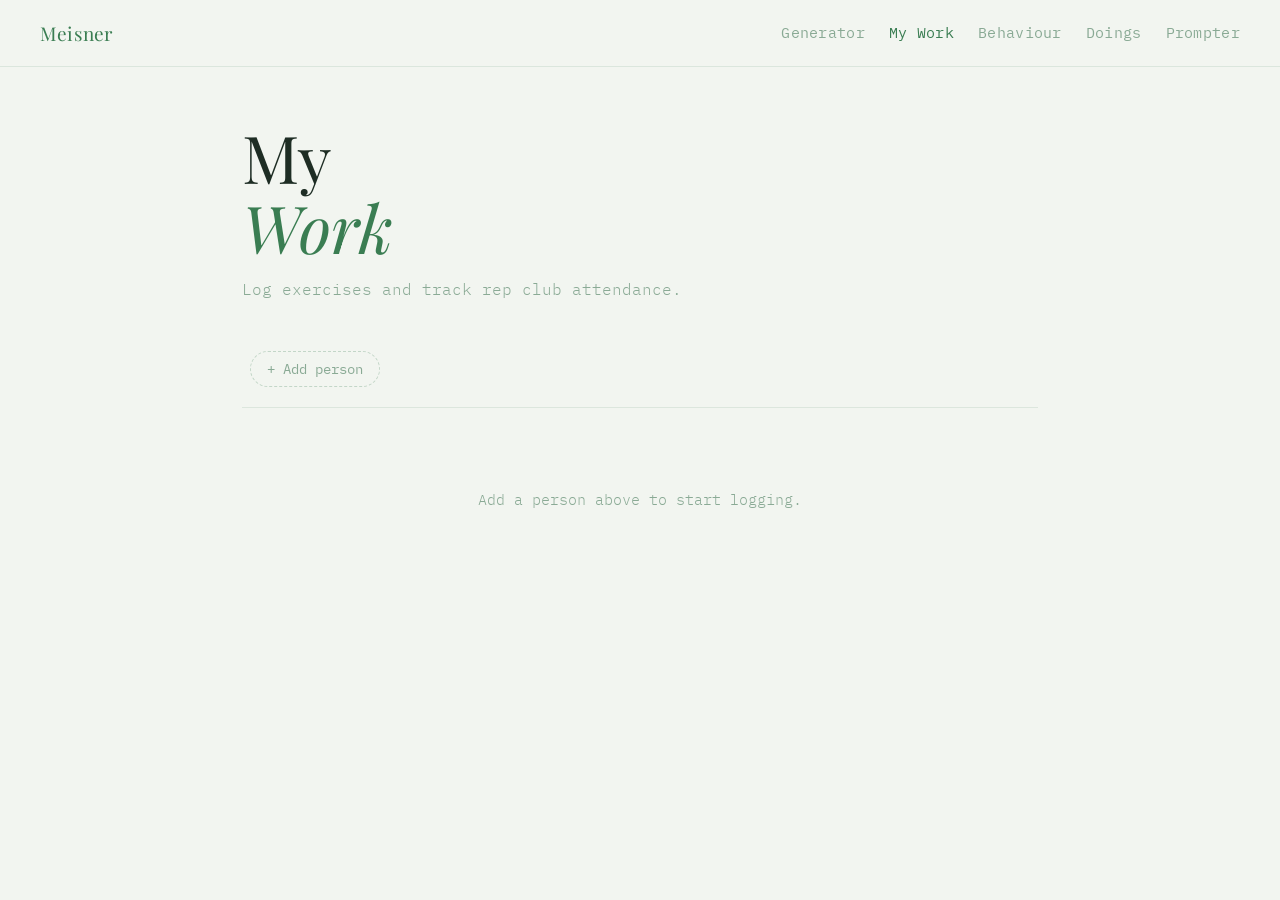
<file: log.html>
<!DOCTYPE html>
<html lang="en">
<head>
  <meta charset="UTF-8">
  <meta name="viewport" content="width=device-width, initial-scale=1.0">
  <link rel="icon" type="image/jpg" href="IMG_2884.JPG">
  <title>My Work — Meisner</title>
  <link rel="preconnect" href="https://fonts.googleapis.com">
  <link href="https://fonts.googleapis.com/css2?family=Playfair+Display:ital,wght@0,400;0,500;1,400;1,500&family=IBM+Plex+Mono:wght@300;400;500&display=swap" rel="stylesheet">
  <link rel="stylesheet" href="style.css">
  <style>
    .person-switcher {
      display: flex; gap: 8px; flex-wrap: wrap; align-items: center;
      margin-bottom: 40px; padding-bottom: 20px; border-bottom: 1px solid var(--border);
    }
    .person-tab {
      font-family: var(--font-mono); font-size: 15px; font-weight: 400;
      padding: 8px 20px; border-radius: 100px; border: 1px solid var(--border);
      background: transparent; color: var(--text-muted); cursor: pointer;
      transition: background 0.15s, color 0.15s, border-color 0.15s;
    }
    .person-tab:hover { background: var(--bg-card); color: var(--text); }
    .person-tab.active { background: var(--green-glow); border-color: var(--green-dim); color: var(--green); font-weight: 500; }
    .btn-add-person {
      font-family: var(--font-mono); font-size: 14px; color: var(--text-dim);
      background: transparent; border: 1px dashed var(--border-hover);
      padding: 8px 16px; border-radius: 100px; cursor: pointer; transition: color 0.2s, border-color 0.2s;
    }
    .btn-add-person:hover { color: var(--green); border-color: var(--green-dim); }
    .entry-index { background: var(--bg-card); border: 1px solid var(--border); border-radius: var(--radius-lg); margin-bottom: 28px; overflow: hidden; }
    .entry-index-toggle {
      width: 100%; display: flex; align-items: center; justify-content: space-between;
      padding: 14px 20px; background: none; border: none; cursor: pointer; font-family: var(--font-mono); transition: background 0.15s;
    }
    .entry-index-toggle:hover { background: var(--bg-card-hover); }
    .entry-index-label { font-size: 12px; letter-spacing: 0.08em; text-transform: uppercase; color: var(--text-dim); }
    .entry-index-chevron { font-size: 13px; color: var(--text-dim); transition: transform 0.2s; }
    .entry-index.open .entry-index-chevron { transform: rotate(180deg); }
    .entry-index-body { display: none; border-top: 1px solid var(--border); }
    .entry-index.open .entry-index-body { display: block; }
    .entry-index-item {
      display: flex; align-items: baseline; justify-content: space-between;
      padding: 10px 20px; border-bottom: 1px solid var(--border); cursor: pointer;
      transition: background 0.12s; gap: 12px;
    }
    .entry-index-item:last-child { border-bottom: none; }
    .entry-index-item:hover { background: var(--bg-card-hover); }
    .entry-index-name { font-size: 14px; color: var(--text-muted); flex: 1; white-space: nowrap; overflow: hidden; text-overflow: ellipsis; }
    .entry-index-date { font-size: 12px; color: var(--text-dim); white-space: nowrap; }
    .back-to-top {
      display: inline-flex; align-items: center; gap: 6px; font-family: var(--font-mono);
      font-size: 13px; color: var(--text-dim); background: transparent; border: 1px solid var(--border);
      padding: 6px 14px; border-radius: 100px; cursor: pointer; margin-top: 12px; margin-bottom: 32px;
      transition: color 0.2s, border-color 0.2s;
    }
    .back-to-top:hover { color: var(--green); border-color: var(--green-dim); }
    .person-view-header { display: flex; align-items: baseline; gap: 16px; margin-bottom: 28px; }
    .person-view-name { font-family: var(--font-display); font-size: 32px; font-weight: 400; color: var(--text); }
    .person-entry-count { font-size: 13px; color: var(--text-dim); }
    .loading-state { font-size: 15px; color: var(--text-dim); font-style: italic; padding: 40px 0; text-align: center; }
    .doings-section { background: var(--bg-card); border: 1px solid var(--border); border-radius: var(--radius-lg); padding: 14px 26px; margin-bottom: 16px; }
    .doings-section-title { font-size: 11px; letter-spacing: 0.1em; text-transform: uppercase; color: var(--text-dim); margin-bottom: 18px; display: block; }
    .section-toggle { width: 100%; display: flex; align-items: center; justify-content: space-between; padding: 6px 0; background: none; border: none; cursor: pointer; font-family: var(--font-mono); }
    .section-toggle-label { font-size: 11px; letter-spacing: 0.1em; text-transform: uppercase; color: var(--text-dim); font-weight: 400; }
    .section-toggle-chevron { font-size: 12px; color: var(--text-dim); transition: transform 0.2s; }
    .section-open .section-toggle-chevron { transform: rotate(180deg); }
    .section-body { display: none; margin-top: 16px; }
    .section-open .section-body { display: block; }
    .doings-form { display: flex; flex-direction: column; gap: 10px; margin-bottom: 20px; padding-bottom: 20px; border-bottom: 1px solid var(--border); }
    .doings-form-row { display: flex; gap: 10px; flex-wrap: wrap; }
    .doings-form-row input[type="text"] { flex: 1; min-width: 140px; }
    .doings-form-row input[type="date"] { max-width: 180px; }
    .doing-card { padding: 12px 14px; border: 1px solid var(--border); border-radius: var(--radius); margin-bottom: 8px; position: relative; }
    .doing-card:last-child { margin-bottom: 0; }
    .doing-meta { display: flex; align-items: baseline; gap: 10px; margin-bottom: 4px; }
    .doing-word { font-family: var(--font-display); font-size: 17px; font-weight: 400; color: var(--text); font-style: italic; }
    .doing-date { font-size: 12px; color: var(--text-dim); }
    .doing-note { font-size: 14px; color: var(--text-muted); line-height: 1.6; margin-top: 4px; white-space: pre-wrap; }
    .doing-delete { position: absolute; top: 10px; right: 12px; background: none; border: none; color: var(--text-dim); font-size: 18px; cursor: pointer; line-height: 1; padding: 0; }
    .doing-delete:hover { color: var(--text-muted); }
    .doings-empty { font-size: 14px; color: var(--text-dim); font-style: italic; }
  </style>
</head>
<body>
<nav>
  <span class="nav-title">Meisner</span>
  <div class="nav-links">
    <a href="index.html">Generator</a>
    <a href="log.html" class="active">My Work</a>
    <a href="words.html">Behaviour</a>
    <a href="doings.html">Doings</a>
    <a href="prompt.html">Prompter</a>
  </div>
</nav>

<main id="top">
  <header class="page-header">
    <h1>My<br><em>Work</em></h1>
    <p class="subtitle">Log exercises and track rep club attendance.</p>
  </header>

  <div class="person-switcher" id="person-switcher">
    <div id="person-tabs" style="display:flex;gap:8px;flex-wrap:wrap;"></div>
    <button class="btn-add-person" onclick="openAddPerson()">+ Add person</button>
  </div>

  <div class="log-form" id="log-form" style="display:none;">
    <div class="form-row"><label for="log-title">Title</label><input type="text" id="log-title" placeholder="e.g. Broken Mug Exercise"></div>
    <div class="form-row"><label for="log-date">Date</label><input type="date" id="log-date"></div>
    <div class="form-row"><label for="log-notes">Notes</label><textarea id="log-notes" placeholder="Describe your circumstance, the world/setting, want, activity, door, etc."></textarea></div>
    <button class="btn-generate" onclick="saveEntry()">Save Entry</button>
  </div>

  <div id="person-view"><p class="loading-state">Loading...</p></div>

  <!-- Edit modal -->
  <div id="modal-overlay" class="modal-overlay" style="display:none;" onclick="if(event.target===this)closeModal()">
    <div class="modal">
      <div class="modal-header"><span class="modal-heading">Edit entry</span><button class="modal-close" onclick="closeModal()">×</button></div>
      <div class="form-row"><label>Title</label><input type="text" id="edit-title"></div>
      <div class="form-row"><label>Date</label><input type="date" id="edit-date"></div>
      <div class="form-row"><label>Notes</label><textarea id="edit-notes" style="min-height:110px;"></textarea></div>
      <div class="form-row"><label>Class notes</label><textarea id="edit-comment" style="min-height:80px;" placeholder="Feedback, observations, what shifted..."></textarea></div>
      <div class="modal-actions">
        <button class="btn-generate" onclick="saveEdit()">Save changes</button>
        <button class="btn-cancel" onclick="closeModal()">Cancel</button>
      </div>
    </div>
  </div>

  <!-- Add person modal -->
  <div id="add-person-modal" class="modal-overlay" style="display:none;" onclick="if(event.target===this)closeAddPerson()">
    <div class="modal">
      <div class="modal-header"><span class="modal-heading">Add person</span><button class="modal-close" onclick="closeAddPerson()">×</button></div>
      <div class="form-row"><label>Name</label><input type="text" id="new-person-name" placeholder="e.g. Diddy" maxlength="40"></div>
      <div class="modal-actions">
        <button class="btn-generate" onclick="confirmAddPerson()">Add</button>
        <button class="btn-cancel" onclick="closeAddPerson()">Cancel</button>
      </div>
    </div>
  </div>

  <div id="toast" class="toast"></div>
</main>

<script src="db.js"></script>
<script>
let activePerson = null;
let editingId = null;
const repViewMonth = {};
const REP_DAYS = ["Tue","Fri","Sun"];
const MONTHS = ["January","February","March","April","May","June","July","August","September","October","November","December"];

document.getElementById("log-date").value = new Date().toISOString().split("T")[0];
document.getElementById("new-person-name").addEventListener("keydown", e => { if (e.key === "Enter") confirmAddPerson(); });

async function init() {
  const d = await getLogData();
  if (d.persons.length && !activePerson) activePerson = d.persons[0];
  renderTabs(d);
  renderLogForm();
  renderPersonView();
}

function renderTabs(d) {
  const el = document.getElementById("person-tabs");
  el.innerHTML = "";
  d.persons.forEach(name => {
    const btn = document.createElement("button");
    btn.className = "person-tab" + (name === activePerson ? " active" : "");
    btn.textContent = name;
    btn.addEventListener("click", async () => {
      activePerson = name;
      const fresh = await getLogData();
      renderTabs(fresh);
      renderLogForm();
      renderPersonView();
      window.scrollTo({ top: 0, behavior: "smooth" });
    });
    el.appendChild(btn);
  });
}

function renderLogForm() {
  document.getElementById("log-form").style.display = activePerson ? "block" : "none";
}

function openAddPerson() {
  document.getElementById("new-person-name").value = "";
  document.getElementById("add-person-modal").style.display = "flex";
  setTimeout(() => document.getElementById("new-person-name").focus(), 50);
}
function closeAddPerson() { document.getElementById("add-person-modal").style.display = "none"; }

async function confirmAddPerson() {
  const name = document.getElementById("new-person-name").value.trim();
  if (!name) return;
  const d = await getLogData();
  if (d.persons.includes(name)) { showToast("Name already exists"); return; }
  d.persons.push(name);
  if (!d.entries[name]) d.entries[name] = [];
  if (!d.rep[name]) d.rep[name] = {};
  if (!d.doings) d.doings = {};
  if (!d.doings[name]) d.doings[name] = [];
  await saveLogData(d);
  activePerson = name;
  closeAddPerson();
  renderTabs(d);
  renderLogForm();
  renderPersonView();
}

async function saveEntry() {
  if (!activePerson) return;
  const title = document.getElementById("log-title").value.trim();
  const notes = document.getElementById("log-notes").value.trim();
  if (!title && !notes) return;
  showToast("Saving...");
  const d = await getLogData();
  if (!d.entries[activePerson]) d.entries[activePerson] = [];
  d.entries[activePerson].unshift({
    id: Date.now(), title: title || "Untitled",
    date: document.getElementById("log-date").value, notes, comment: "", updatedAt: null
  });
  await saveLogData(d);
  document.getElementById("log-title").value = "";
  document.getElementById("log-notes").value = "";
  renderPersonView();
  showToast("Entry saved");
}

async function deleteEntry(person, id) {
  if (!confirm("Delete this entry?")) return;
  const d = await getLogData();
  d.entries[person] = (d.entries[person] || []).filter(e => e.id !== id);
  await saveLogData(d);
  renderPersonView();
}

async function openEdit(person, id) {
  const d = await getLogData();
  const entry = (d.entries[person] || []).find(e => e.id === id);
  if (!entry) return;
  editingId = { person, id };
  document.getElementById("edit-title").value = entry.title || "";
  document.getElementById("edit-date").value = entry.date || "";
  document.getElementById("edit-notes").value = entry.notes || "";
  document.getElementById("edit-comment").value = entry.comment || "";
  document.getElementById("modal-overlay").style.display = "flex";
}
function closeModal() { document.getElementById("modal-overlay").style.display = "none"; editingId = null; }

async function saveEdit() {
  if (!editingId) return;
  const { person, id } = editingId;
  showToast("Saving...");
  const d = await getLogData();
  d.entries[person] = (d.entries[person] || []).map(e => e.id !== id ? e : {
    ...e,
    title: document.getElementById("edit-title").value.trim() || "Untitled",
    date: document.getElementById("edit-date").value,
    notes: document.getElementById("edit-notes").value.trim(),
    comment: document.getElementById("edit-comment").value.trim(),
    updatedAt: Date.now()
  });
  await saveLogData(d);
  closeModal();
  renderPersonView();
  showToast("Updated");
}

function formatDate(str) {
  if (!str) return "";
  return new Date(str + "T00:00:00").toLocaleDateString("en-AU", { day:"numeric", month:"short", year:"numeric" });
}

// ── DOINGS ───────────────────────────────────────────────────────
async function buildDoingsSection(person, container) {
  const d = await getLogData();
  if (!d.doings) d.doings = {};
  const doings = d.doings[person] || [];
  container.innerHTML = "";

  const form = document.createElement("div"); form.className = "doings-form";
  const row = document.createElement("div"); row.className = "doings-form-row";
  const wordInput = document.createElement("input"); wordInput.type = "text"; wordInput.placeholder = "e.g. charm, confront, pressure…";
  const dateInput = document.createElement("input"); dateInput.type = "date"; dateInput.value = new Date().toISOString().split("T")[0];
  row.appendChild(wordInput); row.appendChild(dateInput);
  const noteInput = document.createElement("textarea"); noteInput.placeholder = "How did it go?"; noteInput.rows = 2; noteInput.style.resize = "vertical";
  const saveBtn = document.createElement("button"); saveBtn.className = "btn-generate"; saveBtn.style.alignSelf = "flex-start"; saveBtn.textContent = "Save doing";
  saveBtn.addEventListener("click", async () => {
    const word = wordInput.value.trim();
    if (!word) return;
    showToast("Saving...");
    const fresh = await getLogData();
    if (!fresh.doings) fresh.doings = {};
    if (!fresh.doings[person]) fresh.doings[person] = [];
    fresh.doings[person].unshift({ id: Date.now(), doing: word, date: dateInput.value, note: noteInput.value.trim() });
    await saveLogData(fresh);
    wordInput.value = ""; noteInput.value = "";
    buildDoingsSection(person, container);
    showToast("Saved");
  });
  form.appendChild(row); form.appendChild(noteInput); form.appendChild(saveBtn);
  container.appendChild(form);

  if (!doings.length) {
    const empty = document.createElement("p"); empty.className = "doings-empty"; empty.textContent = "No doings logged yet.";
    container.appendChild(empty);
  } else {
    doings.forEach(item => {
      const card = document.createElement("div"); card.className = "doing-card";
      const meta = document.createElement("div"); meta.className = "doing-meta";
      const word = document.createElement("span"); word.className = "doing-word"; word.textContent = item.doing;
      const date = document.createElement("span"); date.className = "doing-date"; date.textContent = formatDate(item.date);
      meta.appendChild(word); meta.appendChild(date);
      const delBtn = document.createElement("button"); delBtn.className = "doing-delete"; delBtn.textContent = "×";
      delBtn.addEventListener("click", async () => {
        const fresh = await getLogData();
        fresh.doings[person] = fresh.doings[person].filter(x => x.id !== item.id);
        await saveLogData(fresh);
        buildDoingsSection(person, container);
      });
      card.appendChild(meta);
      if (item.note) { const note = document.createElement("p"); note.className = "doing-note"; note.textContent = item.note; card.appendChild(note); }
      card.appendChild(delBtn);
      container.appendChild(card);
    });
  }
}

// ── REP CLUB ──────────────────────────────────────────────────────
function getWeeksInMonth(year, month) {
  const last = new Date(year, month + 1, 0);
  const weeks = [];
  let start = new Date(year, month, 1);
  const dow = start.getDay();
  start.setDate(start.getDate() + (dow === 0 ? -6 : 1 - dow));
  while (start <= last) { weeks.push(new Date(start)); start.setDate(start.getDate() + 7); }
  return weeks;
}

function getRepDayDate(weekStart, day) {
  const d = new Date(weekStart);
  d.setDate(d.getDate() + { Tue:1, Fri:4, Sun:6 }[day]);
  return d;
}

async function buildRepCalendar(person, container) {
  container.innerHTML = '<p style="font-size:13px;color:var(--text-dim);font-style:italic;padding:8px 0;">Loading calendar...</p>';
  const d = await getLogData();
  const repData = d.rep[person] || {};
  const now = new Date();
  if (!repViewMonth[person]) repViewMonth[person] = { year: now.getFullYear(), month: now.getMonth() };
  const { year, month } = repViewMonth[person];
  const weeks = getWeeksInMonth(year, month);
  container.innerHTML = "";

  const header = document.createElement("div"); header.className = "rep-month-header";
  const lbl = document.createElement("span"); lbl.className = "rep-month-label"; lbl.textContent = `${MONTHS[month]} ${year}`;
  const nav = document.createElement("div"); nav.className = "rep-month-nav";
  const prev = document.createElement("button"); prev.className = "rep-nav-btn"; prev.textContent = "←";
  prev.addEventListener("click", () => {
    let { year: y, month: m } = repViewMonth[person];
    m--; if (m < 0) { m = 11; y--; }
    repViewMonth[person] = { year: y, month: m };
    buildRepCalendar(person, container);
  });
  const next = document.createElement("button"); next.className = "rep-nav-btn"; next.textContent = "→";
  next.addEventListener("click", () => {
    let { year: y, month: m } = repViewMonth[person];
    m++; if (m > 11) { m = 0; y++; }
    repViewMonth[person] = { year: y, month: m };
    buildRepCalendar(person, container);
  });
  nav.appendChild(prev); nav.appendChild(next);
  header.appendChild(lbl); header.appendChild(nav);
  container.appendChild(header);

  const cal = document.createElement("div"); cal.className = "rep-calendar";

  for (const [wi, weekStart] of weeks.entries()) {
    const weekRow = document.createElement("div"); weekRow.className = "rep-week";
    const wlbl = document.createElement("span"); wlbl.className = "rep-week-label"; wlbl.textContent = `Wk ${wi + 1}`;
    weekRow.appendChild(wlbl);
    const slots = document.createElement("div"); slots.className = "rep-day-slots";

    for (const day of REP_DAYS) {
      const date = getRepDayDate(weekStart, day);
      const inMonth = date.getMonth() === month && date.getFullYear() === year;
      const dayCol = document.createElement("div"); dayCol.className = "rep-day";
      const dayName = document.createElement("span"); dayName.className = "rep-day-name";
      const tick = document.createElement("div"); tick.className = "rep-tick";

      if (!inMonth) {
        dayName.textContent = day;
        tick.style.opacity = "0.15"; tick.style.cursor = "default"; tick.style.pointerEvents = "none";
      } else {
        const k = `${year}-${month}-w${wi}-${day}`;
        const attended = repData[k] || false;
        dayName.textContent = `${day} ${date.getDate()}`;
        if (attended) { tick.classList.add("attended"); tick.textContent = "✓"; }
        tick.addEventListener("click", async () => {
          const fresh = await getLogData();
          if (!fresh.rep[person]) fresh.rep[person] = {};
          fresh.rep[person][k] = !fresh.rep[person][k];
          await saveLogData(fresh);
          buildRepCalendar(person, container);
        });
      }
      dayCol.appendChild(dayName); dayCol.appendChild(tick); slots.appendChild(dayCol);
    }

    weekRow.appendChild(slots); cal.appendChild(weekRow);
  }
  container.appendChild(cal);
}

// ── PERSON VIEW ───────────────────────────────────────────────────
async function renderPersonView() {
  const container = document.getElementById("person-view");
  container.innerHTML = '<p class="loading-state">Loading...</p>';
  const d = await getLogData();

  if (!activePerson) {
    container.innerHTML = '<p class="empty-state">Add a person above to start logging.</p>';
    return;
  }

  container.innerHTML = "";
  const entries = d.entries[activePerson] || [];

  const viewHeader = document.createElement("div"); viewHeader.className = "person-view-header";
  const nameLbl = document.createElement("span"); nameLbl.className = "person-view-name"; nameLbl.textContent = activePerson;
  const countLbl = document.createElement("span"); countLbl.className = "person-entry-count";
  countLbl.textContent = entries.length === 1 ? "1 entry" : `${entries.length} entries`;
  viewHeader.appendChild(nameLbl); viewHeader.appendChild(countLbl);
  container.appendChild(viewHeader);

  const repSec = document.createElement("div"); repSec.className = "rep-section";
  const repToggle = document.createElement("button"); repToggle.className = "section-toggle";
  repToggle.innerHTML = '<span class="section-toggle-label">Rep Club Attendance</span><span class="section-toggle-chevron">▾</span>';
  repToggle.addEventListener("click", () => { repSec.classList.toggle("section-open"); if (repSec.classList.contains("section-open")) buildRepCalendar(activePerson, repCal); });
  const repCal = document.createElement("div"); repCal.className = "section-body";
  repSec.appendChild(repToggle); repSec.appendChild(repCal);
  container.appendChild(repSec);

  const doingsSec = document.createElement("div"); doingsSec.className = "doings-section";
  const doingsToggle = document.createElement("button"); doingsToggle.className = "section-toggle";
  doingsToggle.innerHTML = '<span class="section-toggle-label">Doings</span><span class="section-toggle-chevron">▾</span>';
  doingsToggle.addEventListener("click", () => { doingsSec.classList.toggle("section-open"); if (doingsSec.classList.contains("section-open")) buildDoingsSection(activePerson, doingsList); });
  const doingsList = document.createElement("div"); doingsList.className = "section-body";
  doingsSec.appendChild(doingsToggle); doingsSec.appendChild(doingsList);
  container.appendChild(doingsSec);

  if (entries.length > 0) {
    const index = document.createElement("div"); index.className = "entry-index";
    const indexToggle = document.createElement("button"); indexToggle.className = "entry-index-toggle";
    indexToggle.innerHTML = `<span class="entry-index-label">Entry index (${entries.length})</span><span class="entry-index-chevron">▾</span>`;
    indexToggle.addEventListener("click", () => index.classList.toggle("open"));
    const indexBody = document.createElement("div"); indexBody.className = "entry-index-body";
    entries.forEach(entry => {
      const row = document.createElement("div"); row.className = "entry-index-item";
      row.innerHTML = `<span class="entry-index-name">${entry.title || "Untitled"}</span><span class="entry-index-date">${formatDate(entry.date)}</span>`;
      row.addEventListener("click", () => {
        const target = document.getElementById("entry-" + entry.id);
        if (target) target.scrollIntoView({ behavior: "smooth", block: "start" });
        index.classList.remove("open");
      });
      indexBody.appendChild(row);
    });
    index.appendChild(indexToggle); index.appendChild(indexBody);
    container.appendChild(index);
  }

  if (!entries.length) {
    const empty = document.createElement("p"); empty.className = "empty-state"; empty.style.padding = "20px 0"; empty.textContent = "No entries yet.";
    container.appendChild(empty);
  } else {
    entries.forEach(entry => {
      const card = document.createElement("div"); card.className = "entry-card"; card.id = "entry-" + entry.id;
      const updated = entry.updatedAt ? `<span class="entry-updated-tag">updated ${formatDate(new Date(entry.updatedAt).toISOString().split("T")[0])}</span>` : "";
      const comment = entry.comment ? `<div class="entry-comment"><span class="comment-label">Class notes</span><p class="comment-text">${entry.comment.replace(/\n/g,"<br>")}</p></div>` : "";
      card.innerHTML = `
        <div class="entry-meta">
          <span class="entry-date">${formatDate(entry.date)}</span>${updated}
          <div class="entry-actions">
            <button class="btn-edit">Edit</button>
            <button class="entry-delete">×</button>
          </div>
        </div>
        <h3 class="entry-title">${entry.title || "Untitled"}</h3>
        ${entry.notes ? `<p class="entry-notes">${entry.notes.replace(/\n/g,"<br>")}</p>` : ""}
        ${comment}`;
      card.querySelector(".btn-edit").addEventListener("click", () => openEdit(activePerson, entry.id));
      card.querySelector(".entry-delete").addEventListener("click", () => deleteEntry(activePerson, entry.id));
      const btt = document.createElement("button"); btt.className = "back-to-top"; btt.textContent = "↑ Back to top";
      btt.addEventListener("click", () => window.scrollTo({ top: 0, behavior: "smooth" }));
      container.appendChild(card);
      container.appendChild(btt);
    });
  }
}

function showToast(msg) {
  const t = document.getElementById("toast");
  t.textContent = msg;
  t.classList.add("show");
  setTimeout(() => t.classList.remove("show"), 2200);
}

init();
</script>
</body>
</html>
</file>
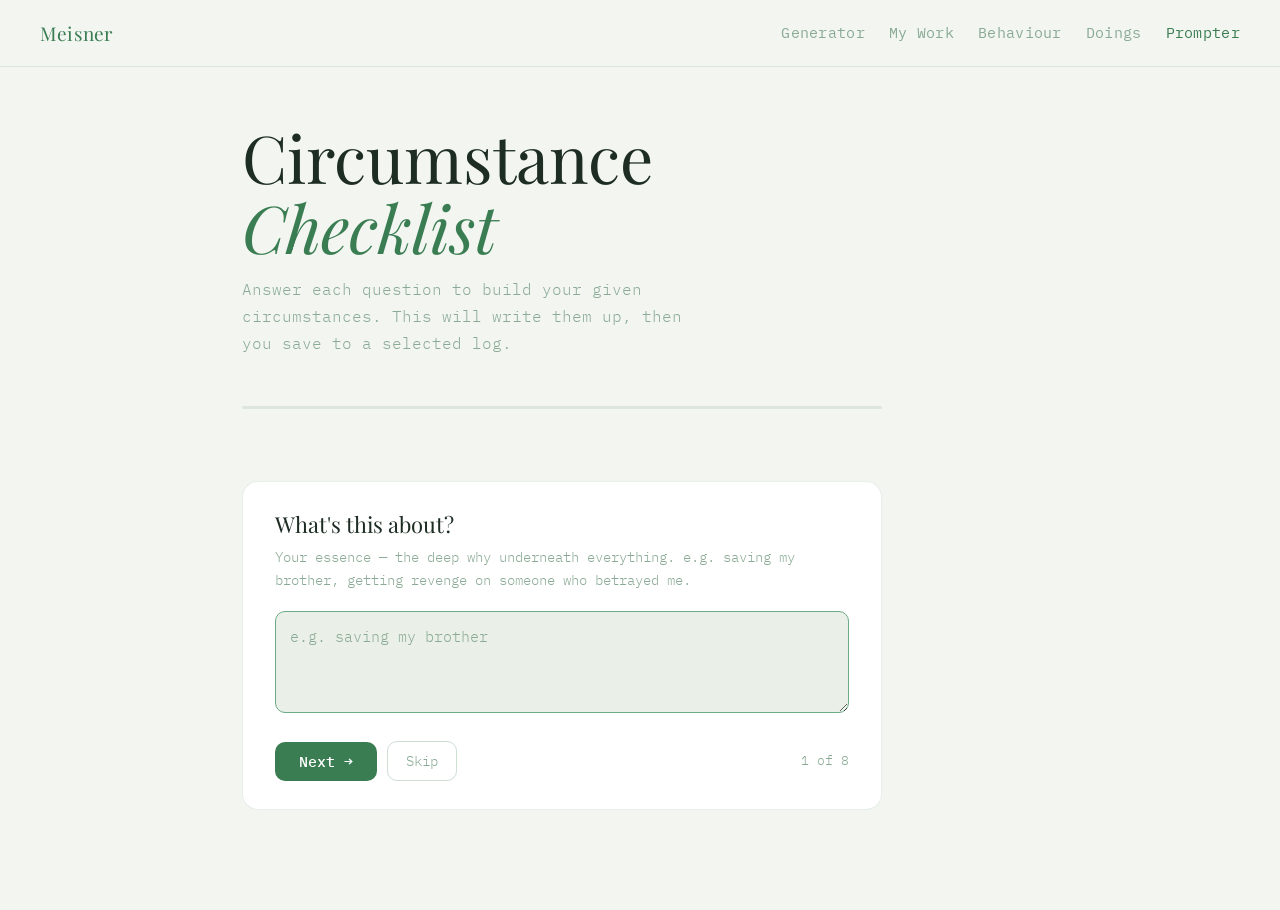
<file: prompt.html>
<!DOCTYPE html>
<html lang="en">
<head>
  <meta charset="UTF-8">
  <meta name="viewport" content="width=device-width, initial-scale=1.0">
  <link rel="icon" type="image/jpg" href="favicon.jpg">
  <title>Circumstance Checklist — Meisner</title>
  <link rel="preconnect" href="https://fonts.googleapis.com">
  <link href="https://fonts.googleapis.com/css2?family=Playfair+Display:ital,wght@0,400;0,500;1,400;1,500&family=IBM+Plex+Mono:wght@300;400;500&display=swap" rel="stylesheet">
  <link rel="stylesheet" href="style.css">
</head>
<body>
<nav>
  <span class="nav-title">Meisner</span>
  <div class="nav-links">
    <a href="index.html">Generator</a>
    <a href="log.html">My Work</a>
    <a href="words.html">Behaviour</a>
    <a href="doings.html">Doings</a>
    <a href="prompt.html" class="active">Prompter</a>
  </div>
</nav>

<main>
  <div class="prompter-wrap">
    <header class="page-header">
      <h1>Circumstance<br><em>Checklist</em></h1>
      <p class="subtitle">Answer each question to build your given circumstances. This will write them up, then you save to a selected log.</p>
    </header>

    <div class="prompt-progress">
      <div class="prompt-progress-fill" id="progress-fill" style="width:0%"></div>
    </div>

    <div class="answered-list" id="answered-list"></div>
    <div id="question-area"></div>
    <div id="result-area" style="display:none;"></div>
    <div id="toast" class="toast"></div>
  </div>
</main>

<script src="db.js"></script>
<script>
const QUESTIONS = [
  { key:"essence", q:"What's this about?", hint:"Your essence — the deep why underneath everything. e.g. saving my brother, getting revenge on someone who betrayed me.", placeholder:"e.g. saving my brother" },
  { key:"alive_moment", q:"What's just happened to bring you here now?", hint:"The alive moment — what just occurred that made you do this activity right now. e.g. just got a phone call, just received a message, just opened a letter.", placeholder:"e.g. I just got off a phone call where they told me it might already be too late" },
  { key:"done_when", q:"How will you know when you're done?", hint:"Has to be very specific and measurable. e.g. when the drawing is identical to the one I'm copying, when I've untied every knot, when the plate looks perfect.", placeholder:"e.g. when every bead is in the right order and the clasp clicks shut cleanly" },
  { key:"only_now", q:"Can this be done at any other time?", hint:"Why now and only now? What makes this the moment. If it could wait, it has no urgency.", placeholder:"e.g. No — they leave tomorrow and this is the last thing I can do before then" },
  { key:"positive_charge", q:"What's going to happen if you get it done?", hint:"Positive charge. Has to be very specific. No maybes, no 'just'. Make it vivid and real.", placeholder:"e.g. She'll look at me the way she used to when I was someone she was proud of" },
  { key:"negative_charge", q:"What's going to happen if you don't get it done?", hint:"Negative charge. The cost of failure. Specific and real.", placeholder:"e.g. He walks out of that hospital thinking I never tried, and he'd be right" },
  { key:"looks_like", q:"What's it going to look like when you get it done?", hint:"The image of completion. See it clearly. e.g. the sparkle of joy on their face, on the floor sobbing tears of joy.", placeholder:"e.g. She puts it on and stops talking mid-sentence, just looks down at her wrist" },
  { key:"fantasy", q:"Is this your A-grade fantasy?", hint:"Someone you love, hate, are obsessed with, terrified of — who makes it matter at the highest level.", placeholder:"e.g. Yes — in my head it's my dad, who I've spent fifteen years trying to make proud" }
];

let currentStep = 0;
let answers = {};
let generatedText = "";
let isGenerating = false;

function formatDate(str) {
  if (!str) return "";
  return new Date(str + "T00:00:00").toLocaleDateString("en-AU", { day:"numeric", month:"short", year:"numeric" });
}

function showToast(msg) {
  const t = document.getElementById("toast");
  t.textContent = msg;
  t.classList.add("show");
  setTimeout(() => t.classList.remove("show"), 2200);
}

function renderProgress() {
  document.getElementById("progress-fill").style.width = Math.round((currentStep / QUESTIONS.length) * 100) + "%";
}

function renderAnswered() {
  const el = document.getElementById("answered-list");
  el.innerHTML = "";
  QUESTIONS.slice(0, currentStep).forEach(q => {
    const val = answers[q.key];
    if (!val) return;
    const row = document.createElement("div"); row.className = "answered-item";
    row.innerHTML = `<span class="answered-label">${q.q}</span><span class="answered-value">${val}</span>`;
    el.appendChild(row);
  });
}

function renderQuestion() {
  const area = document.getElementById("question-area");
  area.innerHTML = "";
  if (currentStep >= QUESTIONS.length) { callAI(); return; }
  const q = QUESTIONS[currentStep];
  const qEl = document.createElement("div"); qEl.className = "prompt-q"; qEl.textContent = q.q;
  const hint = document.createElement("div"); hint.className = "prompt-hint"; hint.textContent = q.hint;
  const textarea = document.createElement("textarea"); textarea.className = "prompt-answer"; textarea.placeholder = q.placeholder; textarea.rows = 3;
  if (answers[q.key]) textarea.value = answers[q.key];
  const nav = document.createElement("div"); nav.className = "prompt-nav";
  const indicator = document.createElement("span"); indicator.className = "prompt-step-indicator"; indicator.textContent = `${currentStep + 1} of ${QUESTIONS.length}`;
  const nextBtn = document.createElement("button"); nextBtn.className = "btn-next"; nextBtn.textContent = currentStep === QUESTIONS.length - 1 ? "Build my circumstances →" : "Next →";
  const skipBtn = document.createElement("button"); skipBtn.className = "btn-cancel"; skipBtn.textContent = "Skip"; skipBtn.style.fontSize = "14px";
  function advance() {
    const val = textarea.value.trim();
    if (val) answers[q.key] = val;
    currentStep++;
    renderProgress();
    renderAnswered();
    renderQuestion();
  }
  nextBtn.addEventListener("click", advance);
  skipBtn.addEventListener("click", advance);
  textarea.addEventListener("keydown", e => { if (e.key === "Enter" && (e.metaKey || e.ctrlKey)) { e.preventDefault(); advance(); } });
  nav.appendChild(nextBtn); nav.appendChild(skipBtn); nav.appendChild(indicator);
  const wrap = document.createElement("div"); wrap.className = "prompt-step";
  wrap.appendChild(qEl); wrap.appendChild(hint); wrap.appendChild(textarea); wrap.appendChild(nav);
  area.appendChild(wrap);
  setTimeout(() => textarea.focus(), 60);
}

function callAI() {
  if (isGenerating) return;
  isGenerating = true;
  generatedText = buildCircumstancesText();
  isGenerating = false;
  document.getElementById("question-area").innerHTML = "";
  const resultArea = document.getElementById("result-area");
  resultArea.style.display = "block";
  renderResult();
}

function buildCircumstancesText() {
  const p = answers;
  const lines = [];

  function fmt(label, text) {
    if (!text) return;
    const t = text.trim().replace(/[.!?]*$/, "");
    lines.push(label.toUpperCase() + "\n" + t.charAt(0).toUpperCase() + t.slice(1) + ".");
  }

  fmt("Essence", p.essence);
  fmt("What just happened", p.alive_moment);
  fmt("Why only now", p.only_now);

  if (p.done_when) {
    const dw = p.done_when.trim().replace(/[.!?]*$/, "").replace(/^when\s+/i, "");
    lines.push("DONE WHEN\nWhen " + dw.charAt(0).toLowerCase() + dw.slice(1) + ".");
  }

  fmt("If I get it done", p.positive_charge);
  fmt("If I don't", p.negative_charge);
  fmt("What it looks like", p.looks_like);
  fmt("The fantasy", p.fantasy);

  return lines.join("\n\n");
}

async function renderResult() {
  const d = await getLogData();
  const resultArea = document.getElementById("result-area");
  resultArea.innerHTML = "";

  const textBlock = document.createElement("div"); textBlock.className = "result-block";
  const textLabel = document.createElement("span"); textLabel.className = "result-label"; textLabel.textContent = "Your given circumstances";
  const textEl = document.createElement("div"); textEl.className = "result-text"; textEl.style.whiteSpace = "pre-wrap"; textEl.textContent = generatedText;
  textBlock.appendChild(textLabel); textBlock.appendChild(textEl);
  resultArea.appendChild(textBlock);

  const saveBlock = document.createElement("div"); saveBlock.className = "result-block"; saveBlock.style.marginTop = "16px";
  const saveLabel = document.createElement("span"); saveLabel.className = "result-label"; saveLabel.textContent = "Attach to a log entry";
  saveBlock.appendChild(saveLabel);

  const personRow = document.createElement("div"); personRow.className = "form-row"; personRow.style.marginBottom = "12px";
  const personLabel = document.createElement("label"); personLabel.textContent = "Person";
  const personSel = document.createElement("select"); personSel.style.maxWidth = "260px";
  personSel.innerHTML = '<option value="">— no person selected —</option>';
  d.persons.forEach(name => {
    const opt = document.createElement("option"); opt.value = name; opt.textContent = name; personSel.appendChild(opt);
  });
  personRow.appendChild(personLabel); personRow.appendChild(personSel);
  saveBlock.appendChild(personRow);

  const entryRow = document.createElement("div"); entryRow.className = "form-row"; entryRow.style.display = "none"; entryRow.style.marginBottom = "0";
  const entryLabel = document.createElement("label"); entryLabel.textContent = "Add to entry";
  const entrySel = document.createElement("select"); entrySel.style.maxWidth = "360px";
  entryRow.appendChild(entryLabel); entryRow.appendChild(entrySel);
  saveBlock.appendChild(entryRow);

  const noEntriesMsg = document.createElement("p");
  noEntriesMsg.style.cssText = "font-size:14px;color:var(--text-dim);display:none;margin-top:8px;";
  noEntriesMsg.innerHTML = 'No entries yet for this person. <a href="log.html" style="color:var(--green);">Create one first.</a>';
  saveBlock.appendChild(noEntriesMsg);

  personSel.addEventListener("change", () => {
    const person = personSel.value;
    if (!person) { entryRow.style.display = "none"; noEntriesMsg.style.display = "none"; return; }
    const entries = d.entries[person] || [];
    entrySel.innerHTML = '<option value="">— save as new entry —</option>';
    entries.forEach(e => {
      const opt = document.createElement("option"); opt.value = String(e.id); opt.textContent = `${e.title} (${formatDate(e.date)})`; entrySel.appendChild(opt);
    });
    entryRow.style.display = entries.length ? "flex" : "none";
    noEntriesMsg.style.display = entries.length ? "none" : "block";
  });

  resultArea.appendChild(saveBlock);

  const actions = document.createElement("div"); actions.className = "result-actions"; actions.style.marginTop = "16px";
  const saveBtn = document.createElement("button"); saveBtn.className = "btn-generate"; saveBtn.textContent = "Save";
  saveBtn.addEventListener("click", async () => {
    const person = personSel.value;
    const entryId = entrySel.value ? parseInt(entrySel.value) : null;
    await doSave(person, entryId, d);
  });
  const restartBtn = document.createElement("button"); restartBtn.className = "btn-cancel"; restartBtn.textContent = "Start over";
  restartBtn.addEventListener("click", startOver);
  actions.appendChild(saveBtn); actions.appendChild(restartBtn);
  resultArea.appendChild(actions);
}

async function doSave(person, entryId, d) {
  showToast("Saving...");
  const today = new Date().toISOString().split("T")[0];
  const title = answers.essence ? "Circumstances: " + answers.essence.slice(0, 50) : "Given circumstances";
  const fresh = await getLogData();

  if (person && entryId && fresh.entries[person]) {
    fresh.entries[person] = fresh.entries[person].map(e => {
      if (e.id !== entryId) return e;
      const sep = e.comment ? "\n\n─────\n\n" : "";
      return { ...e, comment: (e.comment || "") + sep + "Given circumstances:\n\n" + generatedText, updatedAt: Date.now() };
    });
  } else if (person) {
    if (!fresh.entries[person]) fresh.entries[person] = [];
    fresh.entries[person].unshift({ id: Date.now(), title, date: today, notes: generatedText, comment: "", updatedAt: null });
  } else {
    if (!fresh.persons.includes("General")) fresh.persons.push("General");
    if (!fresh.entries["General"]) fresh.entries["General"] = [];
    fresh.entries["General"].unshift({ id: Date.now(), title, date: today, notes: generatedText, comment: "", updatedAt: null });
  }

  await saveLogData(fresh);
  showToast("Saved");
  setTimeout(() => { window.location.href = "log.html"; }, 1400);
}

function startOver() {
  currentStep = 0; answers = {}; generatedText = ""; isGenerating = false;
  document.getElementById("answered-list").innerHTML = "";
  document.getElementById("result-area").style.display = "none";
  document.getElementById("result-area").innerHTML = "";
  document.getElementById("progress-fill").style.width = "0%";
  renderQuestion();
}

renderQuestion();
</script>
</body>
</html>
</file>
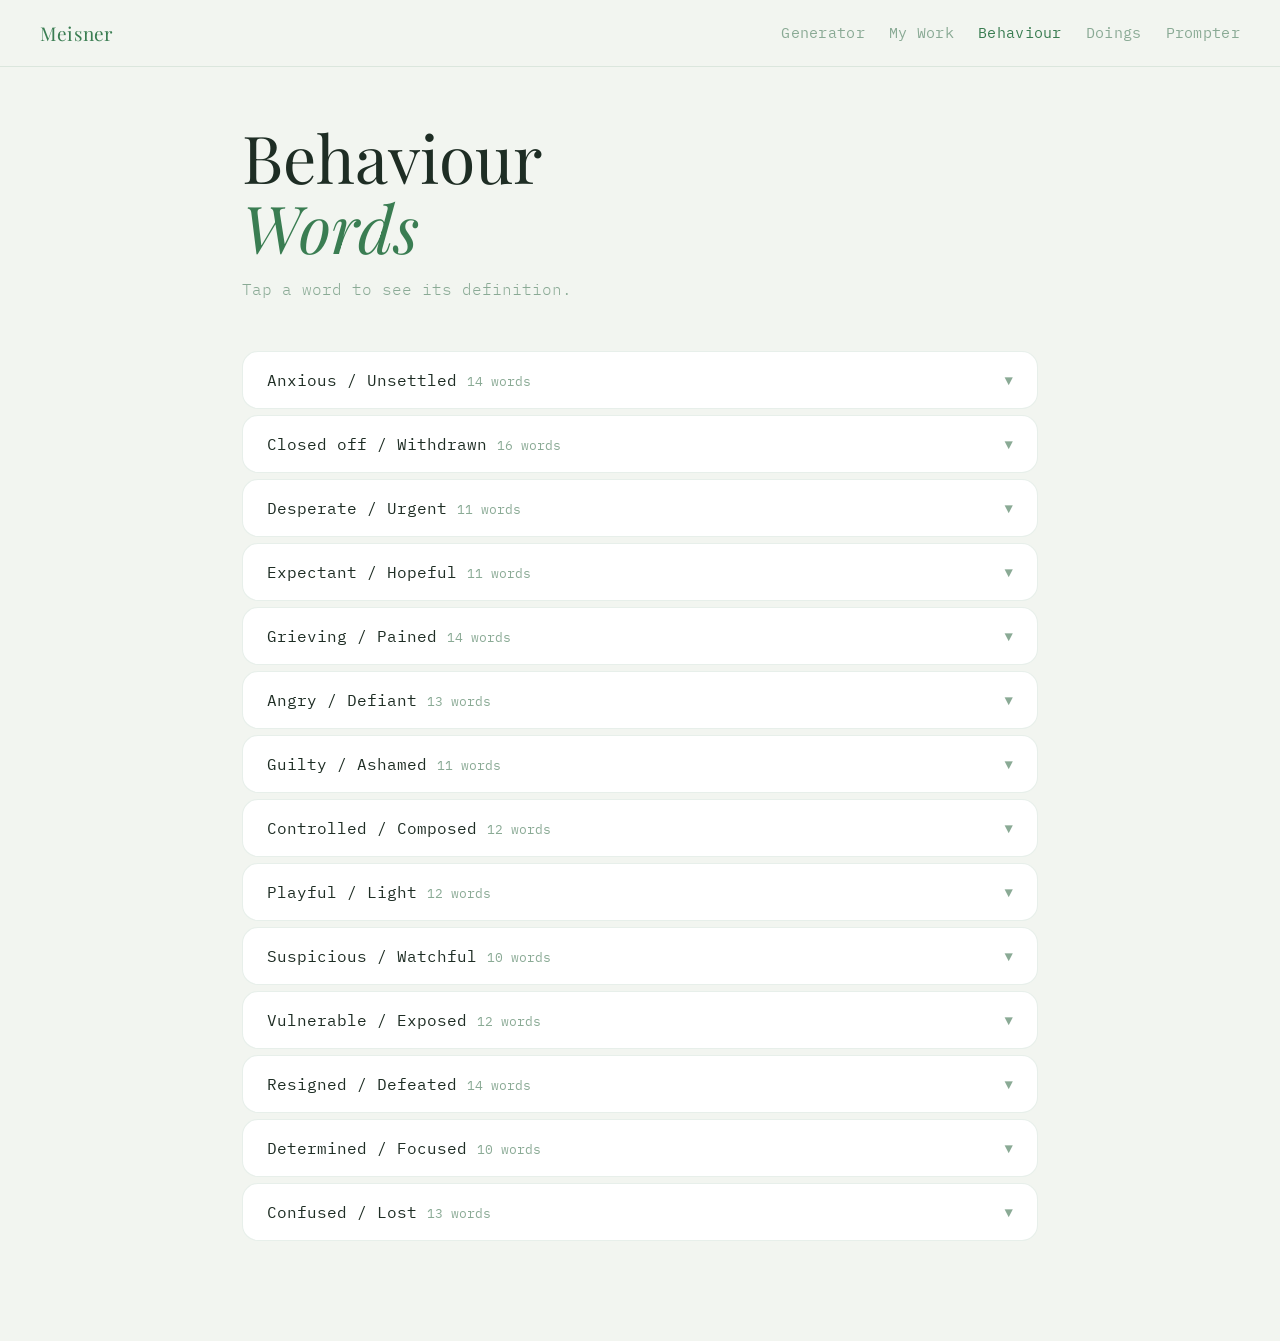
<file: words.html>
<!DOCTYPE html>
<html lang="en">
<head>
  <meta charset="UTF-8">
  <meta name="viewport" content="width=device-width, initial-scale=1.0">
  <link rel="icon" type="image/jpg" href="IMG_9261.jpg">
  <title>Behaviour - Meisner</title>
  <link rel="preconnect" href="https://fonts.googleapis.com">
  <link href="https://fonts.googleapis.com/css2?family=Playfair+Display:ital,wght@0,400;0,500;1,400;1,500&family=IBM+Plex+Mono:wght@300;400;500&display=swap" rel="stylesheet">
  <link rel="stylesheet" href="style.css">
</head>
<body>
<nav>
  <span class="nav-title">Meisner</span>
  <div class="nav-links">
    <a href="index.html">Generator</a>
    <a href="log.html">My Work</a>
    <a href="words.html" class="active">Behaviour</a>
    <a href="doings.html">Doings</a>
    <a href="prompt.html">Prompter</a>
  </div>
</nav>

<main>
  <header class="page-header">
    <h1>Behaviour<br><em>Words</em></h1>
    <p class="subtitle">Tap a word to see its definition.</p>
  </header>
  <div class="category-list" id="category-list"></div>
</main>

<script>
const CATEGORIES = [
  { name: "Anxious / Unsettled", words: [
    { w: "apprehensive", pos: "adj.", def: "Feeling anxiety or fear about a future event; dreading what is to come." },
    { w: "edgy", pos: "adj.", def: "Tense, nervous, or irritable; easily unsettled or provoked." },
    { w: "fidgety", pos: "adj.", def: "Inclined to fidget; unable to remain still due to nervousness or restlessness." },
    { w: "guarded", pos: "adj.", def: "Cautious and having reservations; unwilling to show feelings or give information." },
    { w: "hesitant", pos: "adj.", def: "Tentative; slow to act or speak due to uncertainty or unwillingness." },
    { w: "jittery", pos: "adj.", def: "Feeling or showing extreme nervousness; unable to keep still." },
    { w: "nervous", pos: "adj.", def: "Easily agitated or alarmed; apprehensive about an imminent event or situation." },
    { w: "on edge", pos: "adj.", def: "Tense and irritable; in a state of nervous excitement or anxiety." },
    { w: "rattled", pos: "adj.", def: "Unnerved or flustered; disturbed from a state of composure." },
    { w: "restless", pos: "adj.", def: "Unable to remain still or quiet; feeling discontented and not able to relax." },
    { w: "tense", pos: "adj.", def: "Unable to relax due to anxiety or nervousness; strained or stretched tight." },
    { w: "uneasy", pos: "adj.", def: "Causing or feeling anxiety; troubled or uncomfortable." },
    { w: "wary", pos: "adj.", def: "Feeling or showing caution about possible dangers or problems." },
    { w: "wound up", pos: "adj.", def: "In a state of nervous tension or anxiety; tightly strung." }
  ]},
  { name: "Closed off / Withdrawn", words: [
    { w: "aloof", pos: "adj.", def: "Not friendly or forthcoming; cool and distant in manner." },
    { w: "avoidant", pos: "adj.", def: "Tending to avoid engagement, intimacy, or commitment; emotionally evasive." },
    { w: "blank", pos: "adj.", def: "Showing no expression; devoid of feeling, understanding, or reaction." },
    { w: "cold", pos: "adj.", def: "Lacking warmth of feeling; unfriendly; not showing emotion." },
    { w: "detached", pos: "adj.", def: "Separate or disconnected; lacking emotional involvement; aloof." },
    { w: "disconnected", pos: "adj.", def: "Not joined or linked; lacking coherence or emotional connection." },
    { w: "distant", pos: "adj.", def: "Remote in manner; not intimate or friendly; aloof in relations with others." },
    { w: "flat", pos: "adj.", def: "Lacking vitality, animation, or interest; dull and without variation in expression." },
    { w: "frozen", pos: "adj.", def: "Unable to move or act, especially due to shock or fear; rigidly immobile." },
    { w: "hollow", pos: "adj.", def: "Having an empty space inside; lacking genuine feeling or meaning; insincere." },
    { w: "numb", pos: "adj.", def: "Deprived of feeling; unable to think, feel, or respond." },
    { w: "remote", pos: "adj.", def: "Having very little connection with or relationship to; aloof in manner." },
    { w: "reserved", pos: "adj.", def: "Slow to reveal emotion or opinions; restrained in manner." },
    { w: "shut down", pos: "adj.", def: "Having ceased to function or respond; emotionally or mentally closed off." },
    { w: "stiff", pos: "adj.", def: "Not relaxed or natural; constrained in manner; formal and uneasy." },
    { w: "withholding", pos: "adj.", def: "Refusing to give or grant something; keeping back information or feeling." }
  ]},
  { name: "Desperate / Urgent", words: [
    { w: "desperate", pos: "adj.", def: "Feeling or showing a hopeless sense that a situation is so bad it will not improve; reckless from despair." },
    { w: "frantic", pos: "adj.", def: "Distraught with fear, anxiety, or other extreme emotion; hurried and disorganised." },
    { w: "hurried", pos: "adj.", def: "Done with excessive haste; rushed; not given enough time." },
    { w: "insistent", pos: "adj.", def: "Demanding something; not accepting refusal; continuing firmly in a course of action." },
    { w: "intense", pos: "adj.", def: "Of extreme force, degree, or strength; having or showing strong feelings." },
    { w: "obsessive", pos: "adj.", def: "Of the nature of an obsession; preoccupied with a fixed idea to a degree that excludes other things." },
    { w: "panicked", pos: "adj.", def: "Affected with sudden uncontrollable fear or anxiety; thrown into a state of panic." },
    { w: "pressured", pos: "adj.", def: "Experiencing or subjected to a great deal of stress or demands." },
    { w: "rushed", pos: "adj.", def: "Done or completed hurriedly; performed with excessive speed." },
    { w: "strained", pos: "adj.", def: "Under severe tension; showing the effects of pressure; not natural or relaxed." },
    { w: "urgent", pos: "adj.", def: "Requiring immediate action or attention; pressing; compelling." }
  ]},
  { name: "Expectant / Hopeful", words: [
    { w: "anticipatory", pos: "adj.", def: "Happening, performed, or felt in anticipation of something; looking forward." },
    { w: "eager", pos: "adj.", def: "Keenly expectant or interested; having or showing enthusiasm." },
    { w: "earnest", pos: "adj.", def: "Resulting from or showing sincere and intense conviction; serious in intention." },
    { w: "expectant", pos: "adj.", def: "Having or showing an excited feeling that something is about to happen." },
    { w: "hopeful", pos: "adj.", def: "Feeling or inspiring optimism about a future event; full of hope." },
    { w: "longing", pos: "adj.", def: "Having or showing a yearning desire; feeling a persistent wish for something absent." },
    { w: "open", pos: "adj.", def: "Receptive to new ideas or arguments; accessible; not closed or blocked." },
    { w: "patient", pos: "adj.", def: "Able to accept or tolerate delays, problems, or suffering without becoming annoyed." },
    { w: "poised", pos: "adj.", def: "Having a composed and self-assured manner; balanced and ready." },
    { w: "searching", pos: "adj.", def: "Examining carefully; penetrating and thorough; seeking to find something." },
    { w: "yearning", pos: "adj.", def: "Having an intense feeling of longing for something; tenderly desirous." }
  ]},
  { name: "Grieving / Pained", words: [
    { w: "aching", pos: "adj.", def: "Suffering from a continuous dull pain; feeling deep sadness or longing." },
    { w: "bereft", pos: "adj.", def: "Lacking something or feeling a great loss; desolate because of a loss." },
    { w: "broken", pos: "adj.", def: "Reduced to despair; having given up all hope; mentally or emotionally shattered." },
    { w: "crushed", pos: "adj.", def: "Completely overwhelmed by disappointment or grief; devastated." },
    { w: "devastated", pos: "adj.", def: "Highly distressed or shocked; overwhelmed with grief or loss." },
    { w: "forlorn", pos: "adj.", def: "Pitifully sad and abandoned; having little or no hope; appearing lonely." },
    { w: "heartbroken", pos: "adj.", def: "Overwhelmed with grief, despair, or disappointment; deeply sorrowful." },
    { w: "hollow", pos: "adj.", def: "Feeling empty; experiencing a sense of deep emptiness or meaninglessness." },
    { w: "lost", pos: "adj.", def: "Unable to find one's way; feeling helpless or confused; no longer knowing one's purpose." },
    { w: "mournful", pos: "adj.", def: "Feeling, expressing, or inducing sadness, regret, or grief." },
    { w: "pained", pos: "adj.", def: "Affected with pain; suffering physical or mental discomfort; distressed." },
    { w: "raw", pos: "adj.", def: "In a natural, unrefined state; very recently hurt or upset; painfully sensitive." },
    { w: "sorrowful", pos: "adj.", def: "Feeling or showing grief; full of sorrow; sad." },
    { w: "wounded", pos: "adj.", def: "Injured or hurt; suffering from an emotional hurt or offence." }
  ]},
  { name: "Angry / Defiant", words: [
    { w: "aggressive", pos: "adj.", def: "Ready or likely to attack or confront; pursuing one's aims forcefully." },
    { w: "bitter", pos: "adj.", def: "Feeling or showing anger, hurt, or resentment because of bad experiences." },
    { w: "contemptuous", pos: "adj.", def: "Showing contempt; scornful; feeling that a person is beneath consideration." },
    { w: "defiant", pos: "adj.", def: "Showing defiance; boldly resistant or challenging; refusing to obey." },
    { w: "furious", pos: "adj.", def: "Extremely angry; full of fury; moving with great energy, speed, or intensity." },
    { w: "hard", pos: "adj.", def: "Done with a great deal of force; showing no signs of weakness or sympathy; harsh." },
    { w: "hostile", pos: "adj.", def: "Showing or feeling opposition or dislike; unfriendly; antagonistic." },
    { w: "indignant", pos: "adj.", def: "Feeling or showing anger or annoyance at what is perceived as unfair treatment." },
    { w: "outraged", pos: "adj.", def: "Bitterly offended or angered; aroused to anger by a perceived injustice." },
    { w: "petulant", pos: "adj.", def: "Childishly sulky or bad-tempered; showing sudden irritation over something minor." },
    { w: "resentful", pos: "adj.", def: "Feeling bitterness or indignation at having been treated unfairly." },
    { w: "seething", pos: "adj.", def: "Filled with or showing intense but barely controlled anger." },
    { w: "volatile", pos: "adj.", def: "Liable to change rapidly and unpredictably, especially for the worse; easily provoked to anger." }
  ]},
  { name: "Guilty / Ashamed", words: [
    { w: "apologetic", pos: "adj.", def: "Regretfully acknowledging or excusing an offence or failure; full of apology." },
    { w: "ashamed", pos: "adj.", def: "Embarrassed or guilty because of one's actions, characteristics, or associations." },
    { w: "contrite", pos: "adj.", def: "Feeling or expressing remorse at the recognition that one has done wrong." },
    { w: "embarrassed", pos: "adj.", def: "Feeling or showing self-consciousness, shame, or awkwardness." },
    { w: "guilty", pos: "adj.", def: "Culpable of or responsible for an offence; having a sense of guilt." },
    { w: "humiliated", pos: "adj.", def: "Made to feel ashamed and foolish by injuring one's dignity and self-respect." },
    { w: "meek", pos: "adj.", def: "Quiet, gentle, and submissive; showing patience and humility." },
    { w: "remorseful", pos: "adj.", def: "Filled with deep regret or guilt for a wrong committed." },
    { w: "self-conscious", pos: "adj.", def: "Uncomfortably aware of oneself as an object of observation by others." },
    { w: "sheepish", pos: "adj.", def: "Showing embarrassment from shame or a lack of self-confidence; bashful." },
    { w: "small", pos: "adj.", def: "Made to feel insignificant or humiliated; diminished in one's own estimation." }
  ]},
  { name: "Controlled / Composed", words: [
    { w: "calculated", pos: "adj.", def: "Done with awareness of the likely consequence; carefully planned; deliberate." },
    { w: "calm", pos: "adj.", def: "Not showing or feeling nervousness, anger, or other strong emotions; tranquil." },
    { w: "careful", pos: "adj.", def: "Making sure of avoiding potential danger, mishap, or harm; attentive and cautious." },
    { w: "composed", pos: "adj.", def: "Having one's feelings and expression under control; calm and self-possessed." },
    { w: "contained", pos: "adj.", def: "Kept within limits; controlled; showing restraint in one's behaviour." },
    { w: "controlled", pos: "adj.", def: "Managed or restrained; showing careful management of one's behaviour." },
    { w: "deliberate", pos: "adj.", def: "Done consciously and intentionally; careful and unhurried in one's actions." },
    { w: "measured", pos: "adj.", def: "Having careful consideration; restrained and well-considered; not impulsive." },
    { w: "precise", pos: "adj.", def: "Marked by exactness and accuracy; careful about minute details." },
    { w: "restrained", pos: "adj.", def: "Characterised by reserve or moderation; not displaying emotions freely." },
    { w: "steady", pos: "adj.", def: "Firmly fixed, supported, or balanced; regular and even; free from change." },
    { w: "stoic", pos: "adj.", def: "Enduring pain or hardship without showing one's feelings or complaining." }
  ]},
  { name: "Playful / Light", words: [
    { w: "breezy", pos: "adj.", def: "Appearing relaxed, cheerful, and confident; pleasantly light and casual." },
    { w: "buoyant", pos: "adj.", def: "Cheerful and optimistic; tending to float or rise; light-hearted." },
    { w: "cheeky", pos: "adj.", def: "Showing a lack of respect or politeness in an amusing, appealing way; impudent." },
    { w: "easy", pos: "adj.", def: "Free from worry, anxiety, or care; relaxed and comfortable." },
    { w: "flirtatious", pos: "adj.", def: "Behaving in a way that shows a playful sexual attraction; given to flirting." },
    { w: "jovial", pos: "adj.", def: "Cheerful and friendly; full of good humour." },
    { w: "light", pos: "adj.", def: "Not severe, serious, or heavy; gentle and delicate; easy and cheerful." },
    { w: "mischievous", pos: "adj.", def: "Causing or showing a fondness for causing trouble in a playful way." },
    { w: "playful", pos: "adj.", def: "Fond of games and amusement; light-hearted and full of fun." },
    { w: "teasing", pos: "adj.", def: "Making fun of or attempting to provoke in a playful or unkind way." },
    { w: "warm", pos: "adj.", def: "Having, showing, or expressive of enthusiasm, affection, or kindness." },
    { w: "witty", pos: "adj.", def: "Showing or characterised by quick and inventive verbal humour." }
  ]},
  { name: "Suspicious / Watchful", words: [
    { w: "calculating", pos: "adj.", def: "Acting in a scheming and ruthlessly determined way; coldly planning for advantage." },
    { w: "cautious", pos: "adj.", def: "Careful to avoid potential problems or dangers; wary." },
    { w: "cool", pos: "adj.", def: "Showing no enthusiasm; unfriendly; calmly audacious or controlled." },
    { w: "mistrustful", pos: "adj.", def: "Lacking in trust; inclined to doubt or be suspicious of others." },
    { w: "observant", pos: "adj.", def: "Quick to notice things; paying close attention to what is happening." },
    { w: "probing", pos: "adj.", def: "Seeking to elicit information; investigating or exploring thoroughly." },
    { w: "sceptical", pos: "adj.", def: "Not easily convinced; having doubts or reservations about something." },
    { w: "sharp", pos: "adj.", def: "Having quick perception; keenly attentive; quick to notice or understand things." },
    { w: "suspicious", pos: "adj.", def: "Having or showing a cautious distrust of someone or something; inclined to suspect." },
    { w: "watchful", pos: "adj.", def: "Watching or observing carefully; alert and vigilant." }
  ]},
  { name: "Vulnerable / Exposed", words: [
    { w: "bare", pos: "adj.", def: "Without concealment; undisguised; exposed; not covered or hidden." },
    { w: "delicate", pos: "adj.", def: "Very fine in texture or structure; fragile; easily broken or damaged." },
    { w: "exposed", pos: "adj.", def: "Uncovered; laid open to view; vulnerable to harm or criticism." },
    { w: "fragile", pos: "adj.", def: "Easily broken or damaged; flimsy; not strong or sturdy; delicate." },
    { w: "naked", pos: "adj.", def: "Without concealment or disguise; exposed and vulnerable; undisguised." },
    { w: "open", pos: "adj.", def: "Allowing access; not sealed or covered; candid and not concealing thoughts." },
    { w: "raw", pos: "adj.", def: "Painfully sensitive; exposed to view; not yet processed or hardened." },
    { w: "sensitive", pos: "adj.", def: "Quickly and strongly affected by external conditions; having acute feelings." },
    { w: "soft", pos: "adj.", def: "Gentle and compassionate; easily affected by emotions; not harsh." },
    { w: "tender", pos: "adj.", def: "Showing gentleness and concern; highly susceptible to pain or grief." },
    { w: "transparent", pos: "adj.", def: "Easy to perceive or detect; open; frank; without guile or concealment." },
    { w: "unguarded", pos: "adj.", def: "Without protection or caution; not carefully considered; candid." }
  ]},
  { name: "Resigned / Defeated", words: [
    { w: "defeated", pos: "adj.", def: "Having been overcome or beaten; deprived of success; demoralised." },
    { w: "deflated", pos: "adj.", def: "Having lost confidence or enthusiasm; made to feel suddenly less important." },
    { w: "drained", pos: "adj.", def: "Having all energy or vitality removed; exhausted; emptied of resources." },
    { w: "exhausted", pos: "adj.", def: "Drained of strength or energy; extremely tired; completely used up." },
    { w: "flat", pos: "adj.", def: "Lacking enthusiasm or animation; below the expected standard; dull." },
    { w: "heavy", pos: "adj.", def: "Feeling weighed down; oppressive; laden with difficulty or sadness." },
    { w: "hopeless", pos: "adj.", def: "Feeling or causing despair; giving no grounds for hope; incompetent." },
    { w: "indifferent", pos: "adj.", def: "Having no particular interest or sympathy; unconcerned; not caring." },
    { w: "jaded", pos: "adj.", def: "Tired, bored, or lacking enthusiasm, typically after having too much of something." },
    { w: "listless", pos: "adj.", def: "Lacking energy or enthusiasm; unwilling to make any effort." },
    { w: "numb", pos: "adj.", def: "Deprived of the power of sensation; unable to think, feel, or react." },
    { w: "resigned", pos: "adj.", def: "Having accepted something unpleasant as inevitable; submissive or acquiescent." },
    { w: "spent", pos: "adj.", def: "Having been used and therefore no longer useful; exhausted of energy." },
    { w: "worn", pos: "adj.", def: "Exhausted; showing the wearing effects of age, use, or toil; weary." }
  ]},
  { name: "Determined / Focused", words: [
    { w: "certain", pos: "adj.", def: "Feeling confident and sure about something; established beyond doubt." },
    { w: "committed", pos: "adj.", def: "Feeling dedication and loyalty to a cause, activity, or job; pledged." },
    { w: "driven", pos: "adj.", def: "Motivated by something; determined or energetic; compelled to achieve." },
    { w: "firm", pos: "adj.", def: "Having a solid, steady character; resolute and determined; not giving way." },
    { w: "fixed", pos: "adj.", def: "Fastened securely in position; decided and settled; directed steadily." },
    { w: "focused", pos: "adj.", def: "Directing a great deal of attention, effort, or activity towards a particular aim." },
    { w: "intent", pos: "adj.", def: "Showing concentration; determined to do something; firmly fixed in purpose." },
    { w: "purposeful", pos: "adj.", def: "Having or showing determination or resolve; full of meaning; intentional." },
    { w: "resolute", pos: "adj.", def: "Admirably purposeful, determined, and unwavering; firm in purpose." },
    { w: "tenacious", pos: "adj.", def: "Tending to keep a firm hold of something; persistent; not readily relinquishing." }
  ]},
  { name: "Confused / Lost", words: [
    { w: "adrift", pos: "adj.", def: "Without purpose or guidance; not knowing what to do; floating without direction." },
    { w: "bewildered", pos: "adj.", def: "Perplexed and confused; very puzzled by something unexpected." },
    { w: "conflicted", pos: "adj.", def: "Having or showing confused and mutually inconsistent feelings; internally divided." },
    { w: "confused", pos: "adj.", def: "Unable to think clearly; bewildered and perplexed; in disorder." },
    { w: "disoriented", pos: "adj.", def: "Having lost one's sense of direction, position, or identity." },
    { w: "distracted", pos: "adj.", def: "Unable to concentrate because one's mind is preoccupied with something else." },
    { w: "foggy", pos: "adj.", def: "Unable to think clearly; indistinct and confused; lacking clarity." },
    { w: "lost", pos: "adj.", def: "Unable to find one's way; not knowing where one is; deeply confused." },
    { w: "muddled", pos: "adj.", def: "Brought into a disordered or confusing state; confused in thought." },
    { w: "overwhelmed", pos: "adj.", def: "Completely submerged or overpowered; buried under an excess of things." },
    { w: "scattered", pos: "adj.", def: "Not concentrated in one area; disorganised; thinking or acting in a disorganised way." },
    { w: "thrown", pos: "adj.", def: "Caused to lose composure or confidence; disconcerted; put into disorder." },
    { w: "uncertain", pos: "adj.", def: "Not able to be relied on; not known or definite; feeling doubt." }
  ]}
];

const list = document.getElementById("category-list");

CATEGORIES.forEach(cat => {
  const item = document.createElement("div");
  item.className = "category-item";

  const toggle = document.createElement("button");
  toggle.className = "category-toggle";
  toggle.innerHTML = `<span><span class="category-name">${cat.name}</span><span class="category-count">${cat.words.length} words</span></span><span class="category-chevron">&#9660;</span>`;
  toggle.addEventListener("click", () => item.classList.toggle("open"));

  const body = document.createElement("div");
  body.className = "category-body";

  const chipsDiv = document.createElement("div");
  chipsDiv.className = "word-chips";

  const detailDiv = document.createElement("div");
  detailDiv.className = "word-detail";
  detailDiv.style.display = "none";
  let currentWord = "";

  cat.words.forEach(entry => {
    const chip = document.createElement("span");
    chip.className = "chip";
    chip.textContent = entry.w;
    chip.addEventListener("click", () => {
      if (currentWord === entry.w && detailDiv.style.display !== "none") {
        detailDiv.style.display = "none";
        currentWord = "";
        chip.classList.remove("chip-active");
        return;
      }
      chipsDiv.querySelectorAll(".chip").forEach(c => c.classList.remove("chip-active"));
      chip.classList.add("chip-active");
      currentWord = entry.w;
      detailDiv.style.display = "block";
      detailDiv.innerHTML = `<div class="word-detail-title">${entry.w} <span style="font-family:var(--font-mono);font-size:13px;font-weight:300;color:var(--text-dim);font-style:italic;">${entry.pos}</span></div><p class="word-detail-def">${entry.def}</p>`;
    });
    chipsDiv.appendChild(chip);
  });

  body.appendChild(chipsDiv);
  body.appendChild(detailDiv);
  item.appendChild(toggle);
  item.appendChild(body);
  list.appendChild(item);
});
</script>
</body>
</html>
</file>
<file: style.css>
*, *::before, *::after {
  box-sizing: border-box;
  margin: 0;
  padding: 0;
}

:root {
  --bg:           #f2f5f0;
  --bg-surface:   #eaefe7;
  --bg-card:      #ffffff;
  --bg-card-hover:#f7faf6;
  --bg-wild:      #eef5f7;

  --green:        #3a7d52;
  --green-light:  #e6f0ea;
  --green-dim:    #6aaa85;
  --green-glow:   rgba(58,125,82,0.09);

  --blue:         #2e7d8f;
  --blue-light:   #e4f2f5;
  --blue-dim:     #5da3b3;
  --blue-glow:    rgba(46,125,143,0.09);

  --text:         #1e2d24;
  --text-muted:   #4a6655;
  --text-dim:     #8aaa95;

  --border:       rgba(58,125,82,0.12);
  --border-hover: rgba(58,125,82,0.25);
  --border-blue:  rgba(46,125,143,0.22);

  --font-display: "Playfair Display", serif;
  --font-mono:    "IBM Plex Mono", monospace;
  --radius:       10px;
  --radius-lg:    16px;
}

body {
  background: var(--bg);
  color: var(--text);
  font-family: var(--font-mono);
  font-size: 16px;
  font-weight: 300;
  line-height: 1.6;
  min-height: 100vh;
}

nav {
  display: flex;
  align-items: center;
  justify-content: space-between;
  padding: 18px 40px;
  border-bottom: 1px solid var(--border);
  position: sticky;
  top: 0;
  background: rgba(242,245,240,0.95);
  backdrop-filter: blur(12px);
  z-index: 10;
  flex-wrap: wrap;
  gap: 10px;
}

.nav-title {
  font-family: var(--font-display);
  font-size: 19px;
  color: var(--green);
  letter-spacing: 0.01em;
}

.nav-links { display: flex; gap: 24px; flex-wrap: wrap; }

nav a {
  color: var(--text-dim);
  text-decoration: none;
  font-size: 15px;
  font-weight: 400;
  letter-spacing: 0.02em;
  transition: color 0.2s;
}

nav a:hover { color: var(--text-muted); }
nav a.active { color: var(--green); }

main {
  max-width: 860px;
  margin: 0 auto;
  padding: 56px 32px 100px;
}

.page-header { margin-bottom: 48px; }

.page-header h1 {
  font-family: var(--font-display);
  font-size: clamp(44px, 6.5vw, 66px);
  font-weight: 400;
  line-height: 1.05;
  color: var(--text);
  margin-bottom: 14px;
}

.page-header h1 em { color: var(--green); font-style: italic; }

.subtitle {
  font-size: 16px;
  color: var(--text-dim);
  max-width: 440px;
  line-height: 1.7;
}

.controls-bar {
  display: flex;
  gap: 12px;
  align-items: flex-end;
  flex-wrap: wrap;
  margin-bottom: 32px;
}

.btn-generate {
  background: var(--green);
  color: #fff;
  border: none;
  font-family: var(--font-mono);
  font-size: 15px;
  font-weight: 500;
  padding: 10px 24px;
  border-radius: var(--radius);
  cursor: pointer;
  letter-spacing: 0.02em;
  transition: opacity 0.2s, transform 0.1s;
  white-space: nowrap;
}

.btn-generate:hover { opacity: 0.85; }
.btn-generate:active { transform: scale(0.97); }

.btn-secondary {
  background: transparent;
  border: 1px solid var(--green-dim);
  color: var(--green);
  font-family: var(--font-mono);
  font-size: 15px;
  font-weight: 400;
  padding: 10px 20px;
  border-radius: var(--radius);
  cursor: pointer;
  transition: background 0.2s;
  white-space: nowrap;
}

.btn-secondary:hover { background: var(--green-glow); }

.btn-cancel {
  background: transparent;
  border: 1px solid var(--border-hover);
  color: var(--text-dim);
  font-family: var(--font-mono);
  font-size: 15px;
  font-weight: 300;
  padding: 10px 18px;
  border-radius: var(--radius);
  cursor: pointer;
}

.btn-cancel:hover { border-color: var(--green-dim); }

.sections-grid {
  display: grid;
  grid-template-columns: repeat(auto-fit, minmax(200px, 1fr));
  gap: 14px;
  margin-bottom: 24px;
}

.section-card {
  background: var(--bg-card);
  border: 1px solid var(--border);
  border-radius: var(--radius-lg);
  padding: 22px;
}

.section-label {
  font-size: 11px;
  letter-spacing: 0.1em;
  text-transform: uppercase;
  color: var(--text-dim);
  font-weight: 400;
  margin-bottom: 16px;
}

.item-list { display: flex; flex-direction: column; gap: 4px; }

.item {
  font-size: 15px;
  color: var(--text-muted);
  padding: 8px 12px;
  border-radius: 7px;
  cursor: pointer;
  border: 1px solid transparent;
  transition: background 0.15s, color 0.15s, border-color 0.15s;
  line-height: 1.45;
}

.item:hover { background: var(--bg-card-hover); color: var(--text); }
.item.active { background: var(--green-glow); border-color: var(--green-dim); color: var(--green); }

.save-selection-bar {
  display: flex;
  align-items: center;
  justify-content: space-between;
  flex-wrap: wrap;
  gap: 12px;
  margin-bottom: 36px;
}

.save-selection-hint { font-size: 14px; color: var(--text-dim); }

/* SUGGEST ACTIVITY */
.suggest-block {
  background: var(--bg-card);
  border: 1px solid var(--border);
  border-radius: var(--radius-lg);
  padding: 22px 26px;
  margin-bottom: 36px;
}

.suggest-label {
  font-size: 11px;
  letter-spacing: 0.1em;
  text-transform: uppercase;
  color: var(--text-dim);
  margin-bottom: 12px;
  display: block;
}

.suggest-row {
  display: flex;
  gap: 10px;
  align-items: center;
  flex-wrap: wrap;
}

.suggest-row input {
  flex: 1;
  min-width: 200px;
  background: var(--bg-surface);
  border: 1px solid var(--border);
  color: var(--text);
  font-family: var(--font-mono);
  font-size: 15px;
  font-weight: 300;
  padding: 9px 14px;
  border-radius: var(--radius);
  transition: border-color 0.2s;
}

.suggest-row input:focus { outline: none; border-color: var(--green-dim); }
.suggest-row input::placeholder { color: var(--text-dim); }

.custom-activities-list {
  display: flex;
  flex-wrap: wrap;
  gap: 7px;
  margin-top: 14px;
}

.custom-chip {
  font-size: 13px;
  color: var(--text-muted);
  background: var(--green-light);
  border: 1px solid var(--border);
  border-radius: 100px;
  padding: 4px 12px 4px 14px;
  display: flex;
  align-items: center;
  gap: 8px;
  font-family: var(--font-mono);
}

.custom-chip-remove {
  background: none;
  border: none;
  color: var(--text-dim);
  cursor: pointer;
  font-size: 16px;
  line-height: 1;
  padding: 0;
}

.custom-chip-remove:hover { color: var(--text); }

/* COLLECTIONS */
.collections-section { margin-top: 8px; }

.collections-header { display: flex; align-items: center; margin-bottom: 16px; }

.collections-title {
  font-family: var(--font-display);
  font-size: 22px;
  font-weight: 400;
  color: var(--text);
}

.collection-card {
  background: var(--bg-card);
  border: 1px solid var(--border);
  border-radius: var(--radius-lg);
  padding: 20px 24px;
  margin-bottom: 10px;
  position: relative;
}

.collection-meta { display: flex; align-items: center; gap: 10px; margin-bottom: 12px; }
.collection-date { font-size: 13px; color: var(--text-dim); }

.collection-delete {
  background: none; border: none; color: var(--text-dim); font-size: 20px;
  cursor: pointer; line-height: 1; padding: 0; position: absolute; top: 16px; right: 20px;
}
.collection-delete:hover { color: var(--text-muted); }

.collection-rows {
  display: grid;
  grid-template-columns: repeat(auto-fit, minmax(160px, 1fr));
  gap: 10px;
}

.coll-cell { display: flex; flex-direction: column; gap: 3px; }
.coll-key { font-size: 10px; letter-spacing: 0.1em; text-transform: uppercase; color: var(--text-dim); }
.coll-val { font-size: 15px; color: var(--text-muted); line-height: 1.4; }

/* LOG */
.log-form {
  background: var(--bg-card);
  border: 1px solid var(--border);
  border-radius: var(--radius-lg);
  padding: 28px 32px;
  margin-bottom: 32px;
}

.form-row { display: flex; flex-direction: column; gap: 7px; margin-bottom: 18px; }

.form-row label {
  font-size: 11px; letter-spacing: 0.1em; text-transform: uppercase;
  color: var(--text-dim); font-weight: 400;
}

input[type="text"], input[type="date"] {
  background: var(--bg-surface);
  border: 1px solid var(--border);
  color: var(--text);
  font-family: var(--font-mono);
  font-size: 15px;
  font-weight: 300;
  padding: 10px 14px;
  border-radius: var(--radius);
  width: 100%;
  transition: border-color 0.2s;
}

input[type="date"] { max-width: 220px; }

input:focus, textarea:focus, select:focus { outline: none; border-color: var(--green-dim); }

textarea {
  background: var(--bg-surface);
  border: 1px solid var(--border);
  color: var(--text);
  font-family: var(--font-mono);
  font-size: 15px;
  font-weight: 300;
  line-height: 1.7;
  padding: 12px 14px;
  border-radius: var(--radius);
  resize: vertical;
  min-height: 120px;
  width: 100%;
  transition: border-color 0.2s;
}

textarea::placeholder, input::placeholder { color: var(--text-dim); }

select {
  background: var(--bg-surface);
  border: 1px solid var(--border);
  color: var(--text);
  font-family: var(--font-mono);
  font-size: 15px;
  font-weight: 300;
  padding: 10px 14px;
  border-radius: var(--radius);
  width: 100%;
  cursor: pointer;
  appearance: none;
  -webkit-appearance: none;
  transition: border-color 0.2s;
}

/* PERSON SELECTOR BAR */
.person-bar {
  display: flex;
  align-items: center;
  gap: 10px;
  flex-wrap: wrap;
  margin-bottom: 28px;
  padding: 16px 20px;
  background: var(--bg-card);
  border: 1px solid var(--border);
  border-radius: var(--radius-lg);
}

.person-bar-label {
  font-size: 11px;
  letter-spacing: 0.1em;
  text-transform: uppercase;
  color: var(--text-dim);
  white-space: nowrap;
}

.person-tab {
  font-family: var(--font-mono);
  font-size: 14px;
  font-weight: 400;
  padding: 6px 16px;
  border-radius: 100px;
  border: 1px solid var(--border);
  background: transparent;
  color: var(--text-muted);
  cursor: pointer;
  transition: background 0.15s, color 0.15s, border-color 0.15s;
}

.person-tab:hover { background: var(--bg-card-hover); color: var(--text); }
.person-tab.active { background: var(--green-glow); border-color: var(--green-dim); color: var(--green); font-weight: 500; }

.btn-add-person {
  font-family: var(--font-mono);
  font-size: 13px;
  color: var(--text-dim);
  background: transparent;
  border: 1px dashed var(--border-hover);
  padding: 6px 14px;
  border-radius: 100px;
  cursor: pointer;
  transition: color 0.2s, border-color 0.2s;
}

.btn-add-person:hover { color: var(--green); border-color: var(--green-dim); }

/* PERSON ENTRIES */
.person-section { margin-bottom: 48px; }

.person-section-header {
  display: flex;
  align-items: center;
  justify-content: space-between;
  cursor: pointer;
  padding: 14px 0;
  border-bottom: 1px solid var(--border);
  margin-bottom: 16px;
}

.person-section-name {
  font-family: var(--font-display);
  font-size: 20px;
  font-weight: 400;
  color: var(--text);
}

.person-section-chevron {
  font-size: 14px;
  color: var(--text-dim);
  transition: transform 0.2s;
}

.person-section.collapsed .person-section-chevron { transform: rotate(-90deg); }
.person-section.collapsed .person-entries { display: none; }
.person-section.collapsed .rep-section { display: none; }

/* ENTRIES */
.entry-card {
  background: var(--bg-card);
  border: 1px solid var(--border);
  border-radius: var(--radius-lg);
  padding: 22px 26px;
  margin-bottom: 10px;
  position: relative;
}

.entry-meta { display: flex; align-items: center; gap: 10px; margin-bottom: 10px; flex-wrap: wrap; }
.entry-date { font-size: 14px; color: var(--text-dim); }

.entry-updated-tag {
  font-size: 11px; letter-spacing: 0.06em; text-transform: uppercase;
  background: var(--blue-light); color: var(--blue-dim); padding: 2px 9px; border-radius: 4px;
}

.entry-actions { display: flex; gap: 8px; margin-left: auto; align-items: center; }

.btn-edit {
  font-family: var(--font-mono); font-size: 13px; color: var(--text-dim);
  background: transparent; border: 1px solid var(--border); padding: 4px 12px;
  border-radius: 5px; cursor: pointer; transition: border-color 0.2s, color 0.2s;
}

.btn-edit:hover { border-color: var(--green-dim); color: var(--green); }

.entry-delete {
  background: none; border: none; color: var(--text-dim); font-size: 20px;
  cursor: pointer; line-height: 1; padding: 0; position: absolute; top: 16px; right: 18px;
}
.entry-delete:hover { color: var(--text-muted); }

.entry-title {
  font-family: var(--font-display); font-size: 18px; font-weight: 400;
  color: var(--text); margin-bottom: 8px; line-height: 1.3;
}

.entry-notes { font-size: 15px; color: var(--text-muted); line-height: 1.75; margin-bottom: 12px; }

.entry-comment { border-top: 1px solid var(--border); padding-top: 12px; margin-top: 4px; }

.comment-label {
  display: block; font-size: 11px; letter-spacing: 0.1em; text-transform: uppercase;
  color: var(--blue-dim); margin-bottom: 6px;
}

.comment-text { font-size: 15px; color: var(--text-muted); line-height: 1.7; }

/* REP CLUB */
.rep-section {
  background: var(--bg-card);
  border: 1px solid var(--border);
  border-radius: var(--radius-lg);
  padding: 22px 26px;
  margin-bottom: 16px;
}

.rep-section-title {
  font-size: 11px; letter-spacing: 0.1em; text-transform: uppercase;
  color: var(--text-dim); margin-bottom: 18px; display: block;
}

.rep-month-header {
  display: flex;
  align-items: center;
  justify-content: space-between;
  margin-bottom: 16px;
}

.rep-month-label {
  font-family: var(--font-display);
  font-size: 17px;
  font-weight: 400;
  color: var(--text);
}

.rep-month-nav {
  display: flex;
  gap: 6px;
}

.rep-nav-btn {
  background: transparent;
  border: 1px solid var(--border);
  color: var(--text-dim);
  font-family: var(--font-mono);
  font-size: 14px;
  padding: 4px 10px;
  border-radius: var(--radius);
  cursor: pointer;
  transition: border-color 0.2s, color 0.2s;
}

.rep-nav-btn:hover { border-color: var(--green-dim); color: var(--green); }

.rep-calendar {
  display: flex;
  flex-direction: column;
  gap: 6px;
}

.rep-week {
  display: flex;
  gap: 6px;
  align-items: center;
}

.rep-week-label {
  font-size: 12px;
  color: var(--text-dim);
  min-width: 60px;
}

.rep-day-slots {
  display: flex;
  gap: 6px;
  flex-wrap: wrap;
}

.rep-day {
  display: flex;
  flex-direction: column;
  align-items: center;
  gap: 4px;
}

.rep-day-name {
  font-size: 11px;
  color: var(--text-dim);
  letter-spacing: 0.05em;
}

.rep-tick {
  width: 36px;
  height: 36px;
  border-radius: 8px;
  border: 1px solid var(--border);
  background: var(--bg-surface);
  cursor: pointer;
  display: flex;
  align-items: center;
  justify-content: center;
  font-size: 16px;
  transition: background 0.15s, border-color 0.15s;
  color: transparent;
  user-select: none;
}

.rep-tick:hover { border-color: var(--green-dim); background: var(--green-light); }
.rep-tick.attended { background: var(--green-glow); border-color: var(--green-dim); color: var(--green); }

.rep-duration-row {
  margin-top: 16px;
  display: none;
  align-items: center;
  gap: 10px;
  flex-wrap: wrap;
}

.rep-duration-row.visible { display: flex; }

.rep-duration-label {
  font-size: 13px;
  color: var(--text-dim);
  min-width: 80px;
}

.rep-dur-btn {
  font-family: var(--font-mono);
  font-size: 13px;
  padding: 5px 13px;
  border-radius: 100px;
  border: 1px solid var(--border);
  background: transparent;
  color: var(--text-muted);
  cursor: pointer;
  transition: background 0.15s, border-color 0.15s, color 0.15s;
}

.rep-dur-btn:hover { background: var(--green-light); border-color: var(--green-dim); }
.rep-dur-btn.selected { background: var(--green-glow); border-color: var(--green); color: var(--green); font-weight: 500; }

/* WORDS / DOINGS */
.category-list { display: flex; flex-direction: column; gap: 6px; }

.category-item {
  background: var(--bg-card);
  border: 1px solid var(--border);
  border-radius: var(--radius-lg);
  overflow: hidden;
}

.category-toggle {
  width: 100%; display: flex; align-items: center; justify-content: space-between;
  padding: 18px 24px; background: none; border: none; cursor: pointer;
  font-family: var(--font-mono); text-align: left; transition: background 0.15s;
}

.category-toggle:hover { background: var(--bg-card-hover); }

.category-name { font-size: 16px; color: var(--text); font-weight: 400; }
.category-count { font-size: 13px; color: var(--text-dim); margin-left: 10px; }

.category-chevron {
  font-size: 14px; color: var(--text-dim);
  transition: transform 0.2s; flex-shrink: 0;
}

.category-item.open .category-chevron { transform: rotate(180deg); }

.category-body {
  display: none; padding: 0 24px 22px; border-top: 1px solid var(--border);
}

.category-item.open .category-body { display: block; }

.word-chips { display: flex; flex-wrap: wrap; gap: 8px; padding-top: 18px; }

.chip {
  font-size: 15px; color: var(--text-muted); background: var(--bg-surface);
  border: 1px solid var(--border); border-radius: 100px; padding: 6px 16px;
  font-family: var(--font-mono); font-weight: 300; line-height: 1.5;
  cursor: pointer; transition: background 0.15s, border-color 0.15s, color 0.15s;
  user-select: none;
}

.chip:hover { background: var(--green-light); border-color: var(--green-dim); color: var(--green); }
.chip.chip-active { background: var(--green-glow); border-color: var(--green); color: var(--green); }

.word-detail {
  margin-top: 18px;
  background: var(--bg-surface);
  border-radius: var(--radius-lg);
  padding: 20px 22px;
  border-left: 3px solid var(--green);
}

.word-detail-title {
  font-family: var(--font-display);
  font-size: 20px; font-weight: 400; color: var(--text); margin-bottom: 6px;
}

.word-detail-def { font-size: 15px; color: var(--text-muted); line-height: 1.75; }

.word-detail-behaviours { margin-top: 14px; padding-top: 14px; border-top: 1px solid var(--border); }

.word-detail-beh-label {
  font-size: 11px; letter-spacing: 0.1em; text-transform: uppercase;
  color: var(--text-dim); margin-bottom: 10px; display: block;
}

.behaviour-list { display: flex; flex-direction: column; gap: 6px; padding-left: 0; list-style: none; }

.behaviour-list li {
  font-size: 15px; color: var(--text-muted); line-height: 1.6;
  padding-left: 18px; position: relative;
}

.behaviour-list li::before { content: "–"; position: absolute; left: 0; color: var(--green-dim); }

/* MODAL */
.modal-overlay {
  position: fixed; inset: 0; background: rgba(30,45,36,0.35);
  display: flex; align-items: center; justify-content: center; z-index: 100; padding: 20px;
}

.modal {
  background: var(--bg-card); border: 1px solid var(--border-hover); border-radius: var(--radius-lg);
  padding: 28px 32px; width: 100%; max-width: 540px; max-height: 90vh; overflow-y: auto;
}

.modal-header { display: flex; align-items: center; justify-content: space-between; margin-bottom: 22px; }

.modal-heading { font-family: var(--font-display); font-size: 20px; font-weight: 400; color: var(--text); }

.modal-close {
  background: none; border: none; color: var(--text-dim); font-size: 24px;
  cursor: pointer; line-height: 1; padding: 0;
}

.modal-close:hover { color: var(--text-muted); }
.modal-actions { display: flex; gap: 10px; margin-top: 10px; }

.section-divider { border: none; border-top: 1px solid var(--border); margin: 40px 0 32px; }

.section-heading {
  font-family: var(--font-display); font-size: 22px; font-weight: 400;
  color: var(--text); margin-bottom: 20px;
}

.empty-state { font-size: 15px; color: var(--text-dim); text-align: center; padding: 40px 0; }

.toast {
  position: fixed; bottom: 32px; left: 50%;
  transform: translateX(-50%) translateY(16px);
  background: var(--bg-card); border: 1px solid var(--border-hover);
  color: var(--text-muted); font-family: var(--font-mono); font-size: 15px;
  padding: 11px 26px; border-radius: 100px; opacity: 0; pointer-events: none;
  transition: opacity 0.25s, transform 0.25s; z-index: 200; white-space: nowrap;
}

.toast.show { opacity: 1; transform: translateX(-50%) translateY(0); }

/* PROMPTER */
.prompter-wrap { max-width: 640px; }

.prompt-progress {
  height: 3px;
  background: var(--border);
  border-radius: 100px;
  margin-bottom: 40px;
  overflow: hidden;
}

.prompt-progress-fill {
  height: 100%;
  background: var(--green);
  border-radius: 100px;
  transition: width 0.4s ease;
}

.answered-list { display: flex; flex-direction: column; gap: 12px; margin-bottom: 32px; }

.answered-item {
  display: flex;
  flex-direction: column;
  gap: 3px;
  padding: 12px 16px;
  background: var(--bg-card);
  border: 1px solid var(--border);
  border-radius: var(--radius);
}

.answered-label {
  font-size: 11px;
  letter-spacing: 0.08em;
  text-transform: uppercase;
  color: var(--text-dim);
}

.answered-value { font-size: 15px; color: var(--text-muted); line-height: 1.5; }

.prompt-step {
  background: var(--bg-card);
  border: 1px solid var(--border);
  border-radius: var(--radius-lg);
  padding: 28px 32px;
}

.prompt-q {
  font-family: var(--font-display);
  font-size: 22px;
  font-weight: 400;
  color: var(--text);
  margin-bottom: 8px;
  line-height: 1.3;
}

.prompt-hint {
  font-size: 14px;
  color: var(--text-dim);
  line-height: 1.6;
  margin-bottom: 20px;
}

.prompt-answer {
  margin-bottom: 20px;
  min-height: 90px;
}

.prompt-nav {
  display: flex;
  align-items: center;
  gap: 10px;
  flex-wrap: wrap;
}

.prompt-step-indicator {
  font-size: 13px;
  color: var(--text-dim);
  margin-left: auto;
}

.btn-next {
  background: var(--green);
  color: #fff;
  border: none;
  font-family: var(--font-mono);
  font-size: 15px;
  font-weight: 500;
  padding: 10px 24px;
  border-radius: var(--radius);
  cursor: pointer;
  transition: opacity 0.2s, transform 0.1s;
}

.btn-next:hover { opacity: 0.85; }
.btn-next:active { transform: scale(0.97); }

.generating-msg {
  font-size: 15px;
  color: var(--text-dim);
  font-style: italic;
  padding: 32px 0;
  text-align: center;
}

.result-block {
  background: var(--bg-card);
  border: 1px solid var(--border);
  border-radius: var(--radius-lg);
  padding: 24px 28px;
}

.result-label {
  display: block;
  font-size: 11px;
  letter-spacing: 0.1em;
  text-transform: uppercase;
  color: var(--text-dim);
  margin-bottom: 14px;
}

.result-text {
  font-size: 16px;
  color: var(--text-muted);
  line-height: 1.85;
  white-space: pre-wrap;
}

.result-actions { display: flex; gap: 10px; flex-wrap: wrap; }

@media (max-width: 600px) {
  nav { padding: 14px 18px; }
  .nav-links { gap: 14px; }
  nav a { font-size: 13px; }
  main { padding: 36px 18px 60px; }
  .sections-grid { grid-template-columns: 1fr; }
  .log-form, .modal { padding: 20px 18px; }
  .collection-rows { grid-template-columns: 1fr 1fr; }
  .rep-week { flex-wrap: wrap; }
}
</file>
